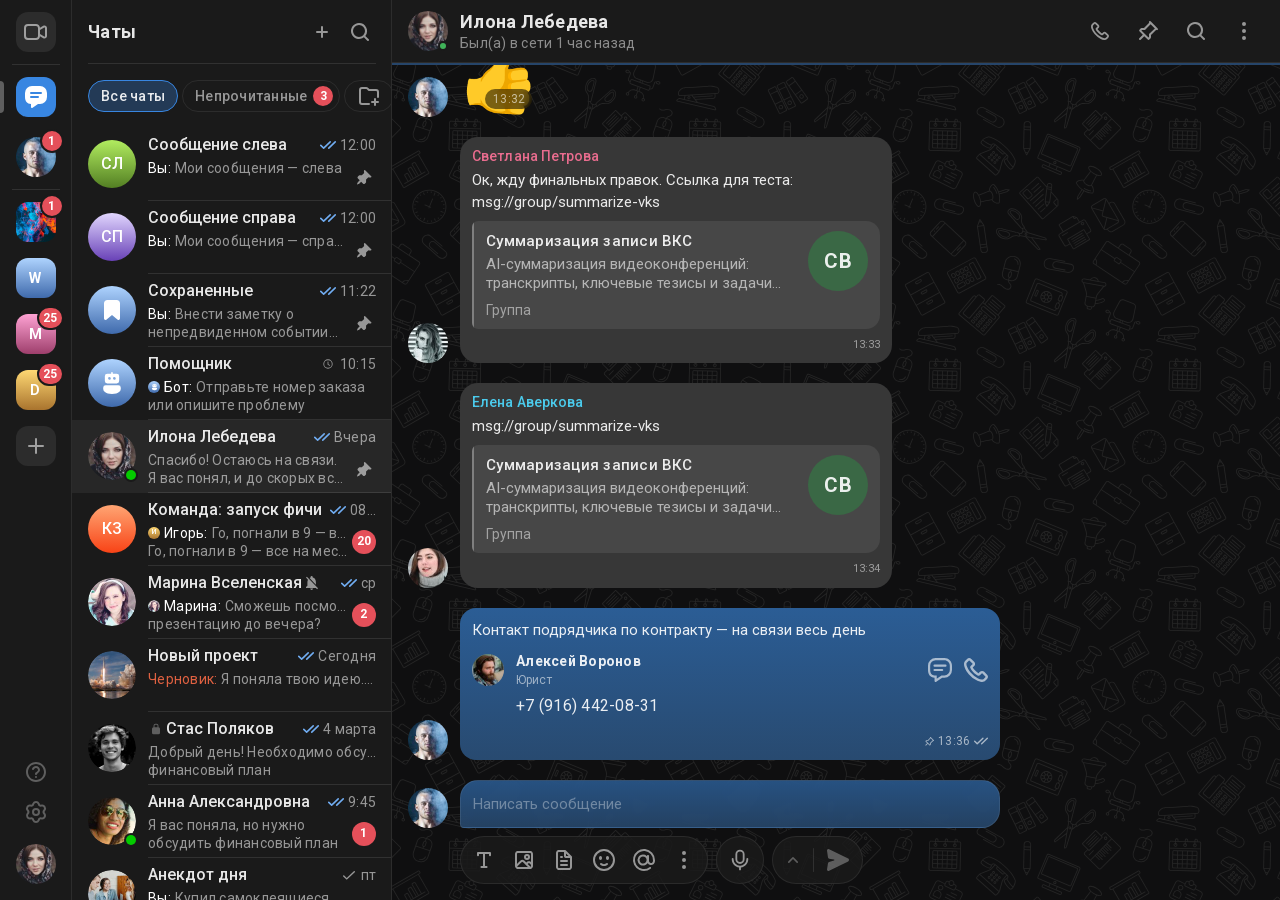
<file: index.html>
<!DOCTYPE html><html lang="en" class="h-full roboto_3543b1c8-module__rECW4a__variable"><head><meta charSet="utf-8"/><meta name="viewport" content="width=device-width, initial-scale=1"/><link rel="preload" href="/_next/static/media/62d4b50592542c9f-s.p.0id408x23fv8q.woff2" as="font" crossorigin="" type="font/woff2"/><link rel="preload" href="/_next/static/media/ce62453a442c7f35-s.p.0333ktddfbsxy.woff2" as="font" crossorigin="" type="font/woff2"/><link rel="preload" as="image" href="/ext/27873ce2ee88.jpg"/><link rel="preload" as="image" href="/ext/2840d65c90cb.jpg"/><link rel="preload" as="image" href="/ext/b03f58781d67.jpg"/><link rel="preload" as="image" href="/ext/28e531534960.jpg"/><link rel="preload" as="image" href="/ext/deac16ef0f76.jpg"/><link rel="preload" as="image" href="/ext/3a2fda4a87ef.jpg"/><link rel="preload" as="image" href="/ext/306ad6366ba7.jpg"/><link rel="preload" as="image" href="/ext/2a2abef47fd6.jpg"/><link rel="preload" as="image" href="/ext/03d6d71693a3.jpg"/><link rel="preload" as="image" href="/ext/f3f8f1836000.jpg"/><link rel="stylesheet" href="/_next/static/chunks/0l-mj.b5789_8.css" data-precedence="next"/><link rel="preload" as="script" fetchPriority="low" href="/_next/static/chunks/11kjahy2ntf0n.js"/><script src="/_next/static/chunks/02i7dfk78~t~2.js" async=""></script><script src="/_next/static/chunks/0p7s21x70w3q6.js" async=""></script><script src="/_next/static/chunks/0n~dq4kpx9xxx.js" async=""></script><script src="/_next/static/chunks/turbopack-0-m7~l41i7hm3.js" async=""></script><script src="/_next/static/chunks/08jiqjjmkmi9~.js" async=""></script><script src="/_next/static/chunks/0d2cuin~qx91s.js" async=""></script><script src="/_next/static/chunks/0mc.xzdwkp~zy.js" async=""></script><script src="/_next/static/chunks/0.xzrjsfuih~o.js" async=""></script><link rel="preload" as="image" href="/ext/b16ebac24998.jpg"/><link rel="preload" as="image" href="/ext/9ec6e1a9eb0d.jpg"/><link rel="preload" as="image" href="/ext/86b06aa91b4f.jpg"/><link rel="preload" as="image" href="/ext/308cb5d70f20.jpg"/><link rel="preload" as="image" href="/ext/2c4d0376b75a.jpg"/><link rel="preload" as="image" href="/ext/7dc62df34b9c.jpg"/><meta name="next-size-adjust" content=""/><title>Web Template</title><meta name="description" content="Web Template"/><link rel="icon" href="/favicon.ico?favicon.0x3dzn~oxb6tn.ico" sizes="256x256" type="image/x-icon"/><script src="/_next/static/chunks/03~yq9q893hmn.js" noModule=""></script><style data-styled="" data-styled-version="6.4.0">.bWtQyx{display:inline-flex;flex-direction:column;padding:6px 8px;border-radius:8px;background:#FFFFFFe5;width:max-content;max-width:250px;}/*!sc*/
.brwOsv{display:inline-flex;flex-direction:column;padding:6px 8px;border-radius:8px;background:#FFFFFFe5;width:max-content;max-width:148px;}/*!sc*/
data-styled.g1[id="TooltipView__ContentBlock-sc-60fdc1f9-0"]{content:"bWtQyx,brwOsv,"}/*!sc*/
.gDwHQP{font-family:Roboto,-apple-system,BlinkMacSystemFont,"Segoe UI",sans-serif;font-size:14px;font-weight:500;line-height:18px;letter-spacing:0.25px;color:#000000e5;white-space:normal;word-break:break-word;overflow-wrap:break-word;display:-webkit-box;-webkit-box-orient:vertical;-webkit-line-clamp:5;overflow:hidden;}/*!sc*/
data-styled.g3[id="TooltipView__LargeText-sc-60fdc1f9-2"]{content:"gDwHQP,"}/*!sc*/
.eSeJFy{display:flex;flex-direction:column;align-items:center;justify-content:space-between;width:72px;height:100%;background:#1A1A1A;border-right:1px solid #FFFFFF14;padding-top:4px;box-sizing:border-box;flex-shrink:0;}/*!sc*/
data-styled.g8[id="SidebarView__Root-sc-8254c3ab-0"]{content:"eSeJFy,"}/*!sc*/
.eMEXpl{display:flex;flex-direction:column;align-items:center;gap:4px;width:100%;}/*!sc*/
data-styled.g9[id="SidebarView__UpperBar-sc-8254c3ab-1"]{content:"eMEXpl,"}/*!sc*/
.bHgzRA{width:48px;height:1px;background:#FFFFFF1a;flex-shrink:0;}/*!sc*/
data-styled.g10[id="SidebarView__Separator-sc-8254c3ab-2"]{content:"bHgzRA,"}/*!sc*/
.hjvITc{position:relative;width:72px;height:56px;display:flex;align-items:center;justify-content:center;flex-shrink:0;}/*!sc*/
data-styled.g11[id="SidebarView__NavSlot-sc-8254c3ab-3"]{content:"hjvITc,"}/*!sc*/
.koeQBJ{position:absolute;left:0;top:50%;transform:translateY(-50%);width:4px;height:32px;border-radius:0 4px 4px 0;background:#FFFFFF4d;}/*!sc*/
data-styled.g12[id="SidebarView__ActiveIndicator-sc-8254c3ab-4"]{content:"koeQBJ,"}/*!sc*/
.fVKSkm{position:relative;width:40px;height:40px;border-radius:12px;border:none;background:#FFFFFF14;color:#FFFFFF8c;display:flex;align-items:center;justify-content:center;cursor:pointer;flex-shrink:0;transition:background 0.1s,color 0.1s;}/*!sc*/
.fVKSkm:focus-visible{outline:2px solid #3886E166;outline-offset:1px;}/*!sc*/
.fVKSkm:hover{background:#FFFFFF26;color:#FFFFFF8c;}/*!sc*/
.fVKSkm:active{background:#FFFFFF26;}/*!sc*/
.fVKSkm svg{width:24px;height:24px;}/*!sc*/
.bbRehm{position:relative;width:40px;height:40px;border-radius:12px;border:none;background:#3886E1;color:#FFFFFF;display:flex;align-items:center;justify-content:center;cursor:pointer;flex-shrink:0;transition:background 0.1s,color 0.1s;}/*!sc*/
.bbRehm:focus-visible{outline:2px solid #3886E166;outline-offset:1px;}/*!sc*/
.bbRehm:hover{background:#2D6DB6;color:#FFFFFF;}/*!sc*/
.bbRehm:active{background:#275E9D;}/*!sc*/
.bbRehm svg{width:24px;height:24px;}/*!sc*/
data-styled.g13[id="SidebarView__IconButton-sc-8254c3ab-5"]{content:"fVKSkm,bbRehm,"}/*!sc*/
.jPqreg{position:absolute;top:-8px;right:-8px;min-width:24px;height:24px;border-radius:20px;background:#E5505A;color:#FFFFFF;border:2px solid #1A1A1A;display:flex;align-items:center;justify-content:center;padding:0 4px;box-sizing:border-box;font-family:Roboto,-apple-system,BlinkMacSystemFont,"Segoe UI",sans-serif;font-size:12px;font-weight:700;line-height:1;letter-spacing:0.15px;pointer-events:none;}/*!sc*/
data-styled.g14[id="SidebarView__CounterBadge-sc-8254c3ab-6"]{content:"jPqreg,"}/*!sc*/
.jcCQZX{position:relative;width:40px;height:40px;border-radius:50%;border:none;background:none;padding:0;cursor:pointer;flex-shrink:0;}/*!sc*/
.jcCQZX:focus-visible{outline:2px solid #3886E166;outline-offset:1px;}/*!sc*/
data-styled.g15[id="SidebarView__AvatarButton-sc-8254c3ab-7"]{content:"jcCQZX,"}/*!sc*/
.kEVhHd{width:100%;height:100%;border-radius:50%;object-fit:cover;display:block;}/*!sc*/
data-styled.g16[id="SidebarView__AvatarImage-sc-8254c3ab-8"]{content:"kEVhHd,"}/*!sc*/
.HqMFW{position:relative;width:40px;height:40px;border-radius:12px;border:none;padding:0;cursor:pointer;flex-shrink:0;background:none;}/*!sc*/
.HqMFW:focus-visible{outline:2px solid #3886E166;outline-offset:1px;}/*!sc*/
data-styled.g17[id="SidebarView__WorkspaceButton-sc-8254c3ab-9"]{content:"HqMFW,"}/*!sc*/
.cQbItL{width:100%;height:100%;border-radius:12px;object-fit:cover;display:block;}/*!sc*/
data-styled.g18[id="SidebarView__WorkspaceImage-sc-8254c3ab-10"]{content:"cQbItL,"}/*!sc*/
.OqkoB{width:100%;height:100%;border-radius:12px;background:linear-gradient(180deg, #AED3FE 0%, #3F6AAC 100%);display:flex;align-items:center;justify-content:center;color:#FFFFFF;font-family:Roboto,-apple-system,BlinkMacSystemFont,"Segoe UI",sans-serif;font-size:14px;font-weight:700;letter-spacing:0.25px;}/*!sc*/
.llPCCi{width:100%;height:100%;border-radius:12px;background:linear-gradient(180deg, #FEA2D3 0%, #9E3F6C 100%);display:flex;align-items:center;justify-content:center;color:#FFFFFF;font-family:Roboto,-apple-system,BlinkMacSystemFont,"Segoe UI",sans-serif;font-size:14px;font-weight:700;letter-spacing:0.25px;}/*!sc*/
.bOqPGK{width:100%;height:100%;border-radius:12px;background:linear-gradient(180deg, #FED873 0%, #A9742E 100%);display:flex;align-items:center;justify-content:center;color:#FFFFFF;font-family:Roboto,-apple-system,BlinkMacSystemFont,"Segoe UI",sans-serif;font-size:14px;font-weight:700;letter-spacing:0.25px;}/*!sc*/
data-styled.g19[id="SidebarView__WorkspaceInitials-sc-8254c3ab-11"]{content:"OqkoB,llPCCi,bOqPGK,"}/*!sc*/
.dAKrTt{width:40px;height:40px;border-radius:12px;border:none;background:#FFFFFF14;color:#FFFFFF8c;display:flex;align-items:center;justify-content:center;cursor:pointer;flex-shrink:0;transition:background 0.1s;}/*!sc*/
.dAKrTt:focus-visible{outline:2px solid #3886E166;outline-offset:1px;}/*!sc*/
.dAKrTt:hover{background:#FFFFFF1a;}/*!sc*/
.dAKrTt svg{width:24px;height:24px;}/*!sc*/
data-styled.g20[id="SidebarView__AddButton-sc-8254c3ab-12"]{content:"dAKrTt,"}/*!sc*/
.fIfThd{display:flex;flex-direction:column;align-items:center;gap:16px;padding:20px 0 16px;width:100%;background:#1A1A1A;}/*!sc*/
data-styled.g21[id="SidebarView__LowerBar-sc-8254c3ab-13"]{content:"fIfThd,"}/*!sc*/
.cxzGts{display:flex;flex-direction:column;gap:8px;align-items:center;}/*!sc*/
data-styled.g22[id="SidebarView__BottomIconGroup-sc-8254c3ab-14"]{content:"cxzGts,"}/*!sc*/
.jWWQfG{width:32px;height:32px;border-radius:10px;border:none;background:none;color:#FFFFFF4d;display:flex;align-items:center;justify-content:center;cursor:pointer;flex-shrink:0;transition:background 0.15s,color 0.15s;padding:4px;box-sizing:border-box;}/*!sc*/
.jWWQfG:focus-visible{outline:2px solid #3886E166;outline-offset:1px;}/*!sc*/
.jWWQfG:hover{background:#FFFFFF0f;color:#FFFFFF8c;}/*!sc*/
.jWWQfG svg{width:24px;height:24px;}/*!sc*/
data-styled.g23[id="SidebarView__BottomIconButton-sc-8254c3ab-15"]{content:"jWWQfG,"}/*!sc*/
.gpPTkM{position:relative;}/*!sc*/
data-styled.g24[id="SidebarView__BottomIconSlot-sc-8254c3ab-16"]{content:"gpPTkM,"}/*!sc*/
.iiRXFz{position:absolute;left:66px;top:50%;transform:translateY(-50%);pointer-events:none;opacity:0;transition:opacity 0.15s;z-index:100;white-space:nowrap;}/*!sc*/
.SidebarView__NavSlot-sc-8254c3ab-3:hover .iiRXFz{opacity:1;}/*!sc*/
data-styled.g25[id="SidebarView__TooltipFloat-sc-8254c3ab-17"]{content:"iiRXFz,"}/*!sc*/
.dGZTWb{white-space:normal;}/*!sc*/
data-styled.g26[id="SidebarView__TooltipFloatWrap-sc-8254c3ab-18"]{content:"dGZTWb,"}/*!sc*/
.jiKzLH{position:absolute;left:calc(100% + 10px);top:50%;transform:translateY(-50%);pointer-events:none;opacity:0;transition:opacity 0.15s;z-index:100;white-space:nowrap;}/*!sc*/
.SidebarView__BottomIconSlot-sc-8254c3ab-16:hover .jiKzLH{opacity:1;}/*!sc*/
data-styled.g27[id="SidebarView__TooltipFloatSmall-sc-8254c3ab-19"]{content:"jiKzLH,"}/*!sc*/
.bRLxrN{position:relative;display:flex;align-items:center;justify-content:center;}/*!sc*/
data-styled.g28[id="SidebarView__AvatarBottomSlot-sc-8254c3ab-20"]{content:"bRLxrN,"}/*!sc*/
.bpkxtJ{position:absolute;left:calc(100% + 10px);top:50%;transform:translateY(-50%);pointer-events:none;opacity:0;transition:opacity 0.15s;z-index:100;white-space:nowrap;}/*!sc*/
.SidebarView__AvatarBottomSlot-sc-8254c3ab-20:hover .bpkxtJ{opacity:1;}/*!sc*/
data-styled.g29[id="SidebarView__TooltipFloatAvatar-sc-8254c3ab-21"]{content:"bpkxtJ,"}/*!sc*/
.dcnqYc{display:flex;flex-direction:column;align-items:center;gap:0;}/*!sc*/
data-styled.g30[id="SidebarView__WorkspaceGroup-sc-8254c3ab-22"]{content:"dcnqYc,"}/*!sc*/
.lcwDoS{display:flex;align-items:center;justify-content:space-between;width:100%;height:63px;padding:0 16px;background:#1A1A1A;border-bottom:1px solid #FFFFFF14;box-sizing:border-box;flex-shrink:0;gap:16px;}/*!sc*/
data-styled.g31[id="HeaderView__Root-sc-371cb0a2-0"]{content:"lcwDoS,"}/*!sc*/
.geWVTt{display:flex;align-items:center;gap:12px;min-width:0;flex:1;}/*!sc*/
data-styled.g32[id="HeaderView__LeftSection-sc-371cb0a2-1"]{content:"geWVTt,"}/*!sc*/
.iQyXJl{position:relative;width:40px;height:40px;flex-shrink:0;border:none;background:none;padding:0;cursor:pointer;border-radius:50%;}/*!sc*/
.iQyXJl:focus-visible{outline:2px solid #3886E166;outline-offset:1px;}/*!sc*/
data-styled.g33[id="HeaderView__AvatarWrapper-sc-371cb0a2-2"]{content:"iQyXJl,"}/*!sc*/
.eIGDEk{width:40px;height:40px;border-radius:50%;object-fit:cover;display:block;}/*!sc*/
data-styled.g34[id="HeaderView__AvatarImg-sc-371cb0a2-3"]{content:"eIGDEk,"}/*!sc*/
.bgXeff{position:absolute;bottom:0;right:0;width:10px;height:10px;border-radius:50%;background:#40B259;border:2px solid #1A1A1A;box-sizing:border-box;}/*!sc*/
data-styled.g38[id="HeaderView__OnlineDot-sc-371cb0a2-7"]{content:"bgXeff,"}/*!sc*/
.bZfgJk{display:flex;flex-direction:column;justify-content:center;min-width:0;cursor:pointer;}/*!sc*/
data-styled.g40[id="HeaderView__TextBlock-sc-371cb0a2-9"]{content:"bZfgJk,"}/*!sc*/
.ijDhSw{font-size:18px;font-weight:700;line-height:24px;letter-spacing:0.25px;font-family:Roboto,-apple-system,BlinkMacSystemFont,"Segoe UI",sans-serif;color:#FFFFFFe5;white-space:nowrap;overflow:hidden;text-overflow:ellipsis;}/*!sc*/
data-styled.g41[id="HeaderView__NameText-sc-371cb0a2-10"]{content:"ijDhSw,"}/*!sc*/
.hDkIji{font-size:14px;font-weight:400;line-height:18px;letter-spacing:0.25px;font-family:Roboto,-apple-system,BlinkMacSystemFont,"Segoe UI",sans-serif;color:#FFFFFF80;white-space:nowrap;overflow:hidden;text-overflow:ellipsis;}/*!sc*/
data-styled.g42[id="HeaderView__StatusText-sc-371cb0a2-11"]{content:"hDkIji,"}/*!sc*/
.hbZBgz{display:flex;align-items:center;gap:8px;flex-shrink:0;}/*!sc*/
data-styled.g47[id="HeaderView__RightSection-sc-371cb0a2-15"]{content:"hbZBgz,"}/*!sc*/
.iySSMy{display:flex;align-items:center;justify-content:center;width:40px;height:40px;border-radius:50%;border:none;background:transparent;cursor:pointer;color:#FFFFFF8c;transition:background 0.15s ease;padding:0;flex-shrink:0;}/*!sc*/
.iySSMy:hover{background:#FFFFFF14;}/*!sc*/
.iySSMy:active{background:#FFFFFF26;}/*!sc*/
.iySSMy svg{width:24px;height:24px;flex-shrink:0;}/*!sc*/
.iySSMy:focus-visible{outline:2px solid #3886E166;outline-offset:1px;}/*!sc*/
data-styled.g48[id="HeaderView__IconButton-sc-371cb0a2-16"]{content:"iySSMy,"}/*!sc*/
.juTVIx{display:flex;flex-direction:column;background:#1A1A1A;border-left:1px solid #FFFFFF14;width:319px;min-height:100%;padding:24px 0;gap:24px;position:relative;box-sizing:border-box;}/*!sc*/
data-styled.g52[id="ProfileView__Root-sc-1d1e734a-1"]{content:"juTVIx,"}/*!sc*/
.hxEfBA{position:absolute;top:8px;left:8px;width:40px;height:40px;border-radius:50%;border:none;background:none;padding:0;cursor:pointer;display:flex;align-items:center;justify-content:center;color:#FFFFFF8c;transition:background 0.15s ease;}/*!sc*/
.hxEfBA:hover{background:#FFFFFF0f;}/*!sc*/
.hxEfBA svg{width:24px;height:24px;}/*!sc*/
data-styled.g53[id="ProfileView__CloseButton-sc-1d1e734a-2"]{content:"hxEfBA,"}/*!sc*/
.kcIeIC{display:flex;flex-direction:column;align-items:center;gap:16px;padding:0 16px;}/*!sc*/
data-styled.g54[id="ProfileView__ProfileGroup-sc-1d1e734a-3"]{content:"kcIeIC,"}/*!sc*/
.hwFvrr{width:128px;height:128px;border-radius:50%;overflow:hidden;flex-shrink:0;}/*!sc*/
data-styled.g55[id="ProfileView__AvatarWrap-sc-1d1e734a-4"]{content:"hwFvrr,"}/*!sc*/
.jqCcKu{width:100%;height:100%;object-fit:cover;border-radius:50%;display:block;}/*!sc*/
data-styled.g57[id="ProfileView__AvatarImg-sc-1d1e734a-6"]{content:"jqCcKu,"}/*!sc*/
.eNlxuQ{display:flex;flex-direction:column;gap:4px;align-items:center;width:100%;text-align:center;}/*!sc*/
data-styled.g63[id="ProfileView__NameGroup-sc-1d1e734a-12"]{content:"eNlxuQ,"}/*!sc*/
.kWXJGQ{font-size:24px;font-weight:500;line-height:28px;letter-spacing:0px;color:#FFFFFFe5;overflow:hidden;text-overflow:ellipsis;white-space:nowrap;width:100%;}/*!sc*/
data-styled.g64[id="ProfileView__Name-sc-1d1e734a-13"]{content:"kWXJGQ,"}/*!sc*/
.cAJGcw{font-size:14px;font-weight:400;line-height:18px;letter-spacing:0.25px;color:#FFFFFF80;overflow:hidden;text-overflow:ellipsis;white-space:nowrap;width:100%;}/*!sc*/
data-styled.g65[id="ProfileView__Role-sc-1d1e734a-14"]{content:"cAJGcw,"}/*!sc*/
.dQbvMA{display:flex;gap:8px;align-items:center;justify-content:center;padding:0 16px;}/*!sc*/
data-styled.g66[id="ProfileView__ButtonSlot-sc-1d1e734a-15"]{content:"dQbvMA,"}/*!sc*/
.ivqIHV{display:flex;align-items:center;justify-content:center;gap:8px;height:48px;padding:0 16px;border:none;border-radius:1000px;background:#FFFFFF0f;color:#FFFFFFe5;cursor:pointer;flex-shrink:0;font-family:Roboto,-apple-system,BlinkMacSystemFont,"Segoe UI",sans-serif;font-size:16px;font-weight:500;letter-spacing:0.25px;white-space:nowrap;transition:opacity 0.15s;}/*!sc*/
.ivqIHV:hover{opacity:0.85;}/*!sc*/
.ivqIHV svg{width:24px;height:24px;flex-shrink:0;}/*!sc*/
data-styled.g67[id="ProfileView__PrimaryButton-sc-1d1e734a-16"]{content:"ivqIHV,"}/*!sc*/
.khYQVA{display:flex;align-items:center;justify-content:center;width:48px;height:48px;border:none;border-radius:1000px;background:#FFFFFF0f;color:#FFFFFFe5;cursor:pointer;flex-shrink:0;transition:opacity 0.15s;}/*!sc*/
.khYQVA:hover{opacity:0.85;}/*!sc*/
.khYQVA svg{width:24px;height:24px;}/*!sc*/
data-styled.g69[id="ProfileView__IconOnlyButton-sc-1d1e734a-18"]{content:"khYQVA,"}/*!sc*/
.cmxgoS{display:flex;flex-direction:column;width:100%;}/*!sc*/
data-styled.g70[id="ProfileView__InfoSection-sc-1d1e734a-19"]{content:"cmxgoS,"}/*!sc*/
.dPOVFb{font-size:12px;font-weight:500;line-height:16px;letter-spacing:0px;color:#FFFFFF80;padding:10px 16px;height:32px;box-sizing:border-box;overflow:hidden;text-overflow:ellipsis;white-space:nowrap;}/*!sc*/
data-styled.g71[id="ProfileView__SectionLabel-sc-1d1e734a-20"]{content:"dPOVFb,"}/*!sc*/
.iYZqTo{display:flex;align-items:center;gap:12px;height:48px;padding:0 16px;border:none;background:none;cursor:pointer;width:100%;text-align:left;transition:background 0.1s;color:#FFFFFFe5;}/*!sc*/
.iYZqTo:hover{background:#FFFFFF0f;}/*!sc*/
data-styled.g72[id="ProfileView__ListItem-sc-1d1e734a-21"]{content:"iYZqTo,"}/*!sc*/
.blxNsJ{display:flex;align-items:center;justify-content:center;width:24px;height:24px;flex-shrink:0;color:#FFFFFF8c;}/*!sc*/
.blxNsJ svg{width:24px;height:24px;}/*!sc*/
.cLUhAW{display:flex;align-items:center;justify-content:center;width:24px;height:24px;flex-shrink:0;color:#FFFFFF80;}/*!sc*/
.cLUhAW svg{width:24px;height:24px;}/*!sc*/
data-styled.g73[id="ProfileView__ListIcon-sc-1d1e734a-22"]{content:"blxNsJ,cLUhAW,"}/*!sc*/
.eKrYdG{font-size:14px;font-weight:500;line-height:18px;letter-spacing:0.25px;color:#FFFFFFe5;flex:1;overflow:hidden;text-overflow:ellipsis;white-space:nowrap;}/*!sc*/
.gOiRhi{font-size:14px;font-weight:500;line-height:18px;letter-spacing:0.25px;color:#FFFFFF80;flex:1;overflow:hidden;text-overflow:ellipsis;white-space:nowrap;}/*!sc*/
data-styled.g74[id="ProfileView__ListText-sc-1d1e734a-23"]{content:"eKrYdG,gOiRhi,"}/*!sc*/
.gPaYgq{height:1px;background:#FFFFFF14;margin:0 16px;}/*!sc*/
data-styled.g76[id="ProfileView__Separator-sc-1d1e734a-25"]{content:"gPaYgq,"}/*!sc*/
.gePRRk{display:flex;flex-direction:column;gap:8px;width:100%;flex:1;}/*!sc*/
data-styled.g77[id="ProfileView__GroupItems-sc-1d1e734a-26"]{content:"gePRRk,"}/*!sc*/
.duUiei{display:flex;flex-direction:column;width:100%;}/*!sc*/
data-styled.g78[id="ProfileView__GroupSection-sc-1d1e734a-27"]{content:"duUiei,"}/*!sc*/
.cummiS{display:grid;grid-template-rows:0fr;transition:grid-template-rows 0.4s cubic-bezier(0.4, 0, 0.2, 1);}/*!sc*/
data-styled.g79[id="ProfileView__ExtraContactsGrid-sc-1d1e734a-28"]{content:"cummiS,"}/*!sc*/
.zDzXV{overflow:hidden;display:flex;flex-direction:column;}/*!sc*/
data-styled.g80[id="ProfileView__ExtraContactsInner-sc-1d1e734a-29"]{content:"zDzXV,"}/*!sc*/
.iqKvYW{opacity:0;transition:opacity 0.4s cubic-bezier(0.4, 0, 0.2, 1) 0ms;}/*!sc*/
data-styled.g81[id="ProfileView__ExtraContactItem-sc-1d1e734a-30"]{content:"iqKvYW,"}/*!sc*/
.dsWFYA{position:relative;width:48px;height:48px;flex-shrink:0;}/*!sc*/
.jtHOEA{position:relative;width:12px;height:12px;flex-shrink:0;}/*!sc*/
data-styled.g84[id="AvatarView__Container-sc-3c70b531-0"]{content:"dsWFYA,jtHOEA,"}/*!sc*/
.ibDzYL{width:48px;height:48px;border-radius:50%;overflow:hidden;background:linear-gradient(180deg, #B1EC5F 0%, #537F23 100%);display:flex;align-items:center;justify-content:center;}/*!sc*/
.cjleLY{width:48px;height:48px;border-radius:50%;overflow:hidden;background:linear-gradient(180deg, #E1D6FE 0%, #6841B7 100%);display:flex;align-items:center;justify-content:center;}/*!sc*/
.etqtYL{width:48px;height:48px;border-radius:50%;overflow:hidden;background:linear-gradient(180deg, #AED3FE 0%, #3F6AAC 100%);display:flex;align-items:center;justify-content:center;}/*!sc*/
.rqvCI{width:48px;height:48px;border-radius:50%;overflow:hidden;background:transparent;display:flex;align-items:center;justify-content:center;}/*!sc*/
.cnldqt{width:48px;height:48px;border-radius:50%;overflow:hidden;background:linear-gradient(180deg, #FFA573 0%, #F84316 100%);display:flex;align-items:center;justify-content:center;}/*!sc*/
.jsWdRo{width:12px;height:12px;border-radius:50%;overflow:hidden;background:linear-gradient(180deg, #FED873 0%, #A9742E 100%);display:flex;align-items:center;justify-content:center;}/*!sc*/
.bMrtWY{width:12px;height:12px;border-radius:50%;overflow:hidden;background:transparent;display:flex;align-items:center;justify-content:center;}/*!sc*/
.kfqRXw{width:48px;height:48px;border-radius:50%;overflow:hidden;background:linear-gradient(180deg, #FED873 0%, #A9742E 100%);display:flex;align-items:center;justify-content:center;}/*!sc*/
data-styled.g85[id="AvatarView__Circle-sc-3c70b531-1"]{content:"ibDzYL,cjleLY,etqtYL,rqvCI,cnldqt,jsWdRo,bMrtWY,kfqRXw,"}/*!sc*/
.dfxgFa{width:48px;height:48px;border-radius:50%;object-fit:cover;display:block;}/*!sc*/
.eiYoby{width:12px;height:12px;border-radius:50%;object-fit:cover;display:block;}/*!sc*/
data-styled.g86[id="AvatarView__AvatarImage-sc-3c70b531-2"]{content:"dfxgFa,eiYoby,"}/*!sc*/
.kDhLIK{font-family:Roboto,-apple-system,BlinkMacSystemFont,"Segoe UI",sans-serif;font-size:16px;font-weight:500;letter-spacing:0.25px;color:#FFFFFF;line-height:1;user-select:none;}/*!sc*/
.dYwDKL{font-family:Roboto,-apple-system,BlinkMacSystemFont,"Segoe UI",sans-serif;font-size:7px;font-weight:500;letter-spacing:0px;color:#FFFFFF;line-height:1;user-select:none;}/*!sc*/
data-styled.g87[id="AvatarView__InitialsText-sc-3c70b531-3"]{content:"kDhLIK,dYwDKL,"}/*!sc*/
.hjhZvN{width:24px;height:24px;color:#FFFFFF;}/*!sc*/
.hjhZvN svg{width:24px;height:24px;display:block;}/*!sc*/
data-styled.g88[id="AvatarView__IconWrapper-sc-3c70b531-4"]{content:"hjhZvN,"}/*!sc*/
.JCxEN{position:absolute;bottom:0px;right:0px;width:10px;height:10px;border-radius:50%;background:#04CB00;box-shadow:0 0 0 2px #1A1A1A;}/*!sc*/
data-styled.g89[id="AvatarView__OnlineBadge-sc-3c70b531-5"]{content:"JCxEN,"}/*!sc*/
.dfExjM{width:320px;background:#1A1A1A;display:flex;flex-direction:column;overflow:hidden;}/*!sc*/
data-styled.g102[id="ChatListView__Root-sc-5761a839-0"]{content:"dfExjM,"}/*!sc*/
.ebhGcc{height:64px;padding:20px 16px 0;background:#1A1A1A;flex-shrink:0;}/*!sc*/
data-styled.g103[id="ChatListView__Header-sc-5761a839-1"]{content:"ebhGcc,"}/*!sc*/
.cWwDcG{display:flex;align-items:center;justify-content:space-between;height:24px;}/*!sc*/
data-styled.g104[id="ChatListView__HeaderRow-sc-5761a839-2"]{content:"cWwDcG,"}/*!sc*/
.iJcpOC{font-size:18px;font-weight:700;line-height:24px;letter-spacing:0.25px;color:#FFFFFFe5;}/*!sc*/
data-styled.g105[id="ChatListView__HeaderTitle-sc-5761a839-3"]{content:"iJcpOC,"}/*!sc*/
.jlMyXI{width:32px;height:32px;display:flex;align-items:center;justify-content:center;background:none;border:none;padding:0;cursor:pointer;flex-shrink:0;overflow:hidden;}/*!sc*/
data-styled.g106[id="ChatListView__IconButton-sc-5761a839-4"]{content:"jlMyXI,"}/*!sc*/
.cCsKvx{height:1px;background:#FFFFFF1a;margin-top:19px;}/*!sc*/
data-styled.g107[id="ChatListView__Divider-sc-5761a839-5"]{content:"cCsKvx,"}/*!sc*/
.loEUDu{display:flex;flex-direction:column;overflow:hidden;}/*!sc*/
data-styled.g115[id="ChatListView__ItemsList-sc-5761a839-13"]{content:"loEUDu,"}/*!sc*/
.iCOIXw{display:flex;flex-direction:column;flex-shrink:0;background:#1A1A1A;cursor:pointer;transition:background 0.15s ease;}/*!sc*/
.iCOIXw:hover{background:#FFFFFF0f;}/*!sc*/
.jrlyim{display:flex;flex-direction:column;flex-shrink:0;background:#FFFFFF0f;cursor:pointer;transition:background 0.15s ease;}/*!sc*/
.jrlyim:hover{background:#FFFFFF0f;}/*!sc*/
data-styled.g116[id="ChatListView__ItemRoot-sc-5761a839-14"]{content:"iCOIXw,jrlyim,"}/*!sc*/
.jMRjpc{display:flex;align-items:center;gap:12px;padding:0 16px;height:68px;}/*!sc*/
data-styled.g117[id="ChatListView__ItemContent-sc-5761a839-15"]{content:"jMRjpc,"}/*!sc*/
.jEzWKp{flex:1;min-width:0;display:flex;flex-direction:column;gap:2px;}/*!sc*/
data-styled.g118[id="ChatListView__Center-sc-5761a839-16"]{content:"jEzWKp,"}/*!sc*/
.mPURX{display:flex;align-items:center;gap:8px;}/*!sc*/
data-styled.g119[id="ChatListView__TopRow-sc-5761a839-17"]{content:"mPURX,"}/*!sc*/
.fUVYrB{display:flex;align-items:center;gap:2px;flex-shrink:0;min-width:0;}/*!sc*/
data-styled.g120[id="ChatListView__NameGroup-sc-5761a839-18"]{content:"fUVYrB,"}/*!sc*/
.dRDIZE{font-size:14px;font-weight:500;line-height:18px;letter-spacing:0.1px;color:#FFFFFFe5;overflow:hidden;text-overflow:ellipsis;white-space:nowrap;}/*!sc*/
data-styled.g121[id="ChatListView__NameText-sc-5761a839-19"]{content:"dRDIZE,"}/*!sc*/
.jGkbdH{flex:1;min-width:0;display:flex;align-items:center;justify-content:flex-end;gap:4px;}/*!sc*/
data-styled.g122[id="ChatListView__TimeGroup-sc-5761a839-20"]{content:"jGkbdH,"}/*!sc*/
.dhgGVV{font-size:13px;font-weight:400;line-height:18px;letter-spacing:0.15px;color:#FFFFFF8c;overflow:hidden;text-overflow:ellipsis;white-space:nowrap;}/*!sc*/
data-styled.g123[id="ChatListView__TimeText-sc-5761a839-21"]{content:"dhgGVV,"}/*!sc*/
.iRZjxc{display:flex;align-items:center;gap:4px;height:32px;}/*!sc*/
data-styled.g124[id="ChatListView__BottomRow-sc-5761a839-22"]{content:"iRZjxc,"}/*!sc*/
.iExxTD{position:relative;width:24px;height:24px;flex-shrink:0;display:flex;align-items:center;justify-content:center;}/*!sc*/
data-styled.g125[id="ChatListView__TrailingSlot-sc-5761a839-23"]{content:"iExxTD,"}/*!sc*/
.ibAFao{position:absolute;inset:0;display:flex;align-items:center;justify-content:center;}/*!sc*/
data-styled.g126[id="ChatListView__CounterOverlay-sc-5761a839-24"]{content:"ibAFao,"}/*!sc*/
.gnvsKa{flex:1;min-width:0;display:flex;flex-direction:column;height:32px;overflow:hidden;}/*!sc*/
data-styled.g127[id="ChatListView__PreviewBlock-sc-5761a839-25"]{content:"gnvsKa,"}/*!sc*/
.ikuDJZ{font-size:13px;font-weight:400;line-height:16px;letter-spacing:0.14px;color:#FFFFFF8c;overflow:hidden;text-overflow:ellipsis;white-space:nowrap;}/*!sc*/
data-styled.g128[id="ChatListView__PreviewLine-sc-5761a839-26"]{content:"ikuDJZ,"}/*!sc*/
.hvJlnK{display:flex;align-items:center;gap:4px;flex-shrink:0;}/*!sc*/
data-styled.g129[id="ChatListView__ReplierRow-sc-5761a839-27"]{content:"hvJlnK,"}/*!sc*/
.bZFTnK{font-size:13px;font-weight:400;line-height:16px;letter-spacing:0.14px;color:#FFFFFF;overflow:hidden;text-overflow:ellipsis;white-space:nowrap;flex-shrink:0;}/*!sc*/
data-styled.g130[id="ChatListView__ReplierName-sc-5761a839-28"]{content:"bZFTnK,"}/*!sc*/
.cPsQjm{font-size:13px;font-weight:400;line-height:16px;letter-spacing:0.14px;color:#E06141;flex-shrink:0;}/*!sc*/
data-styled.g131[id="ChatListView__DraftLabel-sc-5761a839-29"]{content:"cPsQjm,"}/*!sc*/
.kbupVg{min-width:24px;height:24px;border-radius:20px;background:#E5505A;display:flex;align-items:center;justify-content:center;padding:4px 4px;flex-shrink:0;box-sizing:border-box;}/*!sc*/
data-styled.g132[id="ChatListView__Counter-sc-5761a839-30"]{content:"kbupVg,"}/*!sc*/
.bOvirr{font-size:12px;font-weight:700;line-height:16.8px;letter-spacing:0.15px;color:#FFFFFF;}/*!sc*/
data-styled.g133[id="ChatListView__CounterText-sc-5761a839-31"]{content:"bOvirr,"}/*!sc*/
.ePaNSq{height:1px;background:#FFFFFF1a;margin-left:68px;}/*!sc*/
data-styled.g134[id="ChatListView__ItemSeparator-sc-5761a839-32"]{content:"ePaNSq,"}/*!sc*/
.cwyAaP{width:48px;height:48px;border-radius:50%;background:linear-gradient(180deg, #AED3FE 0%, #3F6AAC 100%);display:flex;align-items:center;justify-content:center;flex-shrink:0;color:#FFFFFF;}/*!sc*/
.cwyAaP>svg{width:24px;height:30px;}/*!sc*/
data-styled.g135[id="ChatListView__BotAvatar-sc-5761a839-33"]{content:"cwyAaP,"}/*!sc*/
.ghDRJB{width:12px;height:12px;border-radius:50%;background:linear-gradient(180deg, #AED3FE 0%, #3F6AAC 100%);display:flex;align-items:center;justify-content:center;flex-shrink:0;color:#FFFFFF;}/*!sc*/
.ghDRJB>svg{width:7px;height:8px;}/*!sc*/
data-styled.g136[id="ChatListView__BotAvatarMini-sc-5761a839-34"]{content:"ghDRJB,"}/*!sc*/
.iiqniE{width:16px;height:16px;flex-shrink:0;display:flex;align-items:center;justify-content:center;overflow:hidden;}/*!sc*/
.iiqniE>svg{width:100%;height:100%;display:block;}/*!sc*/
data-styled.g137[id="ChatListView__IconBox16-sc-5761a839-35"]{content:"iiqniE,"}/*!sc*/
.bNTBZH{width:24px;height:24px;flex-shrink:0;display:flex;align-items:center;justify-content:center;overflow:hidden;}/*!sc*/
.bNTBZH>svg{width:100%;height:100%;display:block;}/*!sc*/
data-styled.g138[id="ChatListView__IconBox24-sc-5761a839-36"]{content:"bNTBZH,"}/*!sc*/
.hThBms{display:flex;align-items:center;gap:12px;flex:1;min-width:0;}/*!sc*/
.hThBms .ChatListView__HeaderTitle-sc-5761a839-3{flex:1;min-width:0;overflow:hidden;text-overflow:ellipsis;white-space:nowrap;}/*!sc*/
data-styled.g139[id="ChatListView__TangoHeaderTitleRow-sc-5761a839-37"]{content:"hThBms,"}/*!sc*/
.dlCDFo{display:flex;align-items:center;gap:6px;flex-shrink:0;}/*!sc*/
data-styled.g140[id="ChatListView__TangoHeaderActions-sc-5761a839-38"]{content:"dlCDFo,"}/*!sc*/
.bkeufS{display:flex;align-items:center;gap:4px;padding:16px 0 16px 16px;flex-shrink:0;overflow-x:auto;scrollbar-width:none;}/*!sc*/
.bkeufS::-webkit-scrollbar{display:none;}/*!sc*/
data-styled.g141[id="ChatListView__FolderBar-sc-5761a839-39"]{content:"bkeufS,"}/*!sc*/
.hhbBOh{font-size:14px;font-weight:500;line-height:18px;letter-spacing:0.25px;height:32px;display:flex;align-items:center;gap:4px;padding:4px 12px;border-radius:20px;border:1px solid #3886E1;background:#3886E14D;color:#FFFFFFe5;white-space:nowrap;flex-shrink:0;cursor:pointer;box-sizing:border-box;}/*!sc*/
.hhbBOh svg{width:24px;height:24px;display:block;}/*!sc*/
.juYspa{font-size:14px;font-weight:500;line-height:18px;letter-spacing:0.25px;height:32px;display:flex;align-items:center;gap:4px;padding:4px 4px 4px 12px;border-radius:20px;border:1px solid #FFFFFF14;background:transparent;color:#FFFFFF8c;white-space:nowrap;flex-shrink:0;cursor:pointer;box-sizing:border-box;}/*!sc*/
.juYspa svg{width:24px;height:24px;display:block;}/*!sc*/
.gRhRdG{font-size:14px;font-weight:500;line-height:18px;letter-spacing:0.25px;height:32px;display:flex;align-items:center;gap:4px;padding:4px 12px;border-radius:20px;border:1px solid #FFFFFF14;background:transparent;color:#FFFFFF8c;white-space:nowrap;flex-shrink:0;cursor:pointer;box-sizing:border-box;}/*!sc*/
.gRhRdG svg{width:24px;height:24px;display:block;}/*!sc*/
data-styled.g142[id="ChatListView__FolderTab-sc-5761a839-40"]{content:"hhbBOh,juYspa,gRhRdG,"}/*!sc*/
.cxeslQ{font-size:12px;font-weight:700;line-height:16.8px;letter-spacing:0.15px;min-width:24px;height:24px;padding:0 2px;box-sizing:border-box;border-radius:20px;border:2px solid #1A1A1A;background:#E5505A;color:#FFFFFF;display:flex;align-items:center;justify-content:center;}/*!sc*/
data-styled.g143[id="ChatListView__FolderCounter-sc-5761a839-41"]{content:"cxeslQ,"}/*!sc*/
.bJnruH{display:contents;}/*!sc*/
.bJnruH[data-tango] .ChatListView__ItemContent-sc-5761a839-15{height:72px;}/*!sc*/
.bJnruH[data-tango] .ChatListView__Center-sc-5761a839-16{gap:3px;}/*!sc*/
.bJnruH[data-tango] .ChatListView__NameText-sc-5761a839-19{font-size:16px;line-height:22px;letter-spacing:0;}/*!sc*/
.bJnruH[data-tango] .ChatListView__TimeText-sc-5761a839-21{font-size:14px;line-height:18px;letter-spacing:0.25px;}/*!sc*/
.bJnruH[data-tango] .ChatListView__BottomRow-sc-5761a839-22,.bJnruH[data-tango] .ChatListView__PreviewBlock-sc-5761a839-25{height:36px;}/*!sc*/
.bJnruH[data-tango] .ChatListView__PreviewLine-sc-5761a839-26,.bJnruH[data-tango] .ChatListView__ReplierName-sc-5761a839-28,.bJnruH[data-tango] .ChatListView__DraftLabel-sc-5761a839-29{font-size:14px;line-height:18px;letter-spacing:0.25px;}/*!sc*/
.bJnruH[data-tango] .ChatListView__ItemSeparator-sc-5761a839-32{margin-left:76px;}/*!sc*/
data-styled.g144[id="ChatListView__TangoScope-sc-5761a839-42"]{content:"bJnruH,"}/*!sc*/
.hPeGnn{border-radius:16px;overflow:hidden;display:flex;flex-direction:column;background:linear-gradient(180deg, #2B5D95 0%, #284A70 100%);width:fit-content;max-width:540px;min-width:60px;}/*!sc*/
.cqqeTP{border-radius:16px 16px 16px 4px;overflow:hidden;display:flex;flex-direction:column;background:linear-gradient(180deg, #2B5D95 0%, #284A70 100%);width:fit-content;max-width:540px;min-width:60px;}/*!sc*/
.hwSyBr{border-radius:4px 16px 16px 16px;overflow:hidden;display:flex;flex-direction:column;background:linear-gradient(180deg, #2B5D95 0%, #284A70 100%);width:fit-content;max-width:540px;min-width:60px;}/*!sc*/
.cWhzTQ{border-radius:16px;overflow:hidden;display:flex;flex-direction:column;background:linear-gradient(180deg, #2B5D95 0%, #284A70 100%);width:540px;}/*!sc*/
data-styled.g242[id="SidebarWrapper__RBCanvas-sc-1f9c03b-0"]{content:"hPeGnn,cqqeTP,hwSyBr,cWhzTQ,"}/*!sc*/
.dMLIBu{position:absolute;bottom:8px;right:8px;display:flex;align-items:center;gap:3px;background:rgba(0, 0, 0, 0.52);border-radius:12px;padding:3px 7px 3px 8px;backdrop-filter:blur(4px);pointer-events:none;}/*!sc*/
data-styled.g244[id="SidebarWrapper__RBImageTimeOverlay-sc-1f9c03b-2"]{content:"dMLIBu,"}/*!sc*/
.kbFasR{padding:12px 12px;display:flex;flex-direction:column;gap:8px;}/*!sc*/
data-styled.g247[id="SidebarWrapper__RBBody-sc-1f9c03b-5"]{content:"kbFasR,"}/*!sc*/
.czeGmt{padding:12px 12px;position:relative;}/*!sc*/
data-styled.g248[id="SidebarWrapper__RBBodyInlineTime-sc-1f9c03b-6"]{content:"czeGmt,"}/*!sc*/
.bVePvZ{position:absolute;bottom:8px;right:12px;display:flex;align-items:center;gap:3px;pointer-events:none;}/*!sc*/
data-styled.g250[id="SidebarWrapper__RBTimeAbs-sc-1f9c03b-8"]{content:"bVePvZ,"}/*!sc*/
.bGgrhi{font-family:var(--font-roboto),-apple-system,BlinkMacSystemFont,'Segoe UI',sans-serif;font-size:15px;line-height:20px;color:rgba(255,255,255,0.9);word-break:break-word;}/*!sc*/
.bGgrhi p{margin:0;}/*!sc*/
.bGgrhi p+p{margin-top:4px;}/*!sc*/
.bGgrhi strong{font-weight:700;}/*!sc*/
.bGgrhi em{font-style:italic;}/*!sc*/
.bGgrhi s{text-decoration:line-through;}/*!sc*/
.bGgrhi a{color:rgba(255,255,255,0.75);text-decoration:underline;}/*!sc*/
.bGgrhi code{font-family:'Roboto Mono',monospace;font-size:13px;background:rgba(255,255,255,0.1);border-radius:4px;padding:1px 5px;}/*!sc*/
.bGgrhi blockquote{border-left:3px solid rgba(255,255,255,0.35);margin:4px 0;padding-left:10px;}/*!sc*/
.bGgrhi ul,.bGgrhi ol{padding-left:20px;margin:4px 0;}/*!sc*/
data-styled.g251[id="SidebarWrapper__RBText-sc-1f9c03b-9"]{content:"bGgrhi,"}/*!sc*/
.bcvoYF{display:flex;align-items:center;justify-content:flex-end;gap:4px;margin-top:2px;}/*!sc*/
data-styled.g288[id="SidebarWrapper__RBTimeRow-sc-1f9c03b-45"]{content:"bcvoYF,"}/*!sc*/
.jGncTe{font-family:var(--font-roboto),-apple-system,BlinkMacSystemFont,'Segoe UI',sans-serif;font-size:12px;line-height:14px;letter-spacing:0.14px;color:rgba(255,255,255,0.6);font-weight:400;white-space:nowrap;}/*!sc*/
data-styled.g289[id="SidebarWrapper__RBTimeText-sc-1f9c03b-46"]{content:"jGncTe,"}/*!sc*/
.bxlPbA{display:inline-flex;vertical-align:middle;margin-right:3px;color:rgba(255,255,255,0.55);}/*!sc*/
.bxlPbA svg{width:11px;height:11px;display:block;}/*!sc*/
data-styled.g290[id="SidebarWrapper__PinBadgeIcon-sc-1f9c03b-47"]{content:"bxlPbA,"}/*!sc*/
.kOSGRc{display:flex;align-items:center;color:rgba(255,255,255,0.6);}/*!sc*/
.kOSGRc svg{width:14px;height:14px;}/*!sc*/
data-styled.g291[id="SidebarWrapper__RBReadBadge-sc-1f9c03b-48"]{content:"kOSGRc,"}/*!sc*/
.hRfrOh{display:flex;gap:6px;font-size:64px;line-height:1.15;}/*!sc*/
data-styled.g293[id="SidebarWrapper__JumboEmojiRowStandalone-sc-1f9c03b-50"]{content:"hRfrOh,"}/*!sc*/
.dyTkca{display:flex;justify-content:flex-start;}/*!sc*/
data-styled.g296[id="SidebarWrapper__IncomingBubbleWrap-sc-1f9c03b-53"]{content:"dyTkca,"}/*!sc*/
.jYMhOa{display:flex;align-items:flex-end;gap:var(--av-gap, 12px);max-width:calc(72% + 40px + var(--av-gap, 12px));}/*!sc*/
data-styled.g297[id="SidebarWrapper__MirrorRow-sc-1f9c03b-54"]{content:"jYMhOa,"}/*!sc*/
.iAVcBO{width:40px;height:40px;flex-shrink:0;}/*!sc*/
data-styled.g298[id="SidebarWrapper__MirrorAvatarSlot-sc-1f9c03b-55"]{content:"iAVcBO,"}/*!sc*/
.kewpSH{width:40px;height:40px;border-radius:50%;object-fit:cover;display:block;}/*!sc*/
data-styled.g299[id="SidebarWrapper__MirrorAvatarImg-sc-1f9c03b-56"]{content:"kewpSH,"}/*!sc*/
.dvmjuJ{display:flex;align-items:flex-end;gap:var(--av-gap, 12px);max-width:72%;}/*!sc*/
data-styled.g300[id="SidebarWrapper__IncomingRow-sc-1f9c03b-57"]{content:"dvmjuJ,"}/*!sc*/
.gOBCoE{width:40px;height:40px;flex-shrink:0;}/*!sc*/
data-styled.g301[id="SidebarWrapper__IncomingAvatarSlot-sc-1f9c03b-58"]{content:"gOBCoE,"}/*!sc*/
.eGSfeB{width:40px;height:40px;border-radius:50%;object-fit:cover;display:block;}/*!sc*/
data-styled.g302[id="SidebarWrapper__IncomingAvatarImg-sc-1f9c03b-59"]{content:"eGSfeB,"}/*!sc*/
.ldAsCX{background:#373737;border-radius:18px 18px 18px 4px;overflow:hidden;display:flex;flex-direction:column;width:fit-content;max-width:432px;min-width:60px;}/*!sc*/
.hBWuEP{background:#373737;border-radius:4px 18px 18px 18px;overflow:hidden;display:flex;flex-direction:column;width:fit-content;max-width:432px;min-width:60px;}/*!sc*/
.iZKndr{background:#373737;border-radius:18px;overflow:hidden;display:flex;flex-direction:column;width:fit-content;max-width:432px;min-width:60px;}/*!sc*/
data-styled.g304[id="SidebarWrapper__IncomingShell-sc-1f9c03b-61"]{content:"ldAsCX,hBWuEP,iZKndr,"}/*!sc*/
.dYPfML{font-family:Roboto,-apple-system,BlinkMacSystemFont,'Segoe UI',sans-serif;font-size:14px;font-weight:500;line-height:18px;letter-spacing:0.1px;color:#4bcbec;padding:10px 12px 0;white-space:nowrap;overflow:hidden;text-overflow:ellipsis;}/*!sc*/
.keYgQJ{font-family:Roboto,-apple-system,BlinkMacSystemFont,'Segoe UI',sans-serif;font-size:14px;font-weight:500;line-height:18px;letter-spacing:0.1px;color:#b07af5;padding:10px 12px 0;white-space:nowrap;overflow:hidden;text-overflow:ellipsis;}/*!sc*/
.kCHSqj{font-family:Roboto,-apple-system,BlinkMacSystemFont,'Segoe UI',sans-serif;font-size:14px;font-weight:500;line-height:18px;letter-spacing:0.1px;color:#e86c8e;padding:10px 12px 0;white-space:nowrap;overflow:hidden;text-overflow:ellipsis;}/*!sc*/
data-styled.g305[id="SidebarWrapper__IncomingSenderName-sc-1f9c03b-62"]{content:"dYPfML,keYgQJ,kCHSqj,"}/*!sc*/
.cClqLj{font-family:var(--font-roboto),-apple-system,BlinkMacSystemFont,'Segoe UI',sans-serif;font-size:15px;line-height:22px;color:#FFFFFFe5;word-break:break-word;}/*!sc*/
.cClqLj p{margin:0;}/*!sc*/
.cClqLj p+p{margin-top:4px;}/*!sc*/
.cClqLj strong{font-weight:700;}/*!sc*/
.cClqLj em{font-style:italic;}/*!sc*/
.cClqLj s{text-decoration:line-through;}/*!sc*/
.cClqLj a{color:#FFFFFF99;text-decoration:underline;}/*!sc*/
.cClqLj code{font-family:'Roboto Mono',monospace;font-size:13px;background:#FFFFFF14;border-radius:4px;padding:1px 5px;}/*!sc*/
data-styled.g306[id="SidebarWrapper__IncomingText-sc-1f9c03b-63"]{content:"cClqLj,"}/*!sc*/
.bnQKFt{padding:4px 12px 10px;position:relative;}/*!sc*/
.hDnMHw{padding:10px 12px 10px;position:relative;}/*!sc*/
data-styled.g307[id="SidebarWrapper__IncomingBodyInlineTime-sc-1f9c03b-64"]{content:"bnQKFt,hDnMHw,"}/*!sc*/
.djIYtq{position:absolute;bottom:8px;right:12px;pointer-events:none;}/*!sc*/
data-styled.g308[id="SidebarWrapper__IncomingTimeAbs-sc-1f9c03b-65"]{content:"djIYtq,"}/*!sc*/
.dgBVMM{padding:4px 12px 10px;display:flex;flex-direction:column;gap:8px;}/*!sc*/
data-styled.g309[id="SidebarWrapper__IncomingBody-sc-1f9c03b-66"]{content:"dgBVMM,"}/*!sc*/
.kXTwFn{display:flex;align-items:center;justify-content:flex-end;}/*!sc*/
data-styled.g310[id="SidebarWrapper__IncomingTimeRow-sc-1f9c03b-67"]{content:"kXTwFn,"}/*!sc*/
.jLovEI{font-family:var(--font-roboto),-apple-system,BlinkMacSystemFont,'Segoe UI',sans-serif;font-size:11px;color:#FFFFFF80;white-space:nowrap;}/*!sc*/
data-styled.g311[id="SidebarWrapper__IncomingTimeText-sc-1f9c03b-68"]{content:"jLovEI,"}/*!sc*/
.duCDsX{display:flex;align-items:stretch;background:#FFFFFF14;border-radius:6px 14px 14px 6px;overflow:hidden;cursor:pointer;}/*!sc*/
data-styled.g312[id="SidebarWrapper__GroupPreviewCard-sc-1f9c03b-69"]{content:"duCDsX,"}/*!sc*/
.ekEQvV{width:2px;flex-shrink:0;background:#FFFFFF4d;}/*!sc*/
data-styled.g313[id="SidebarWrapper__GroupPreviewBar-sc-1f9c03b-70"]{content:"ekEQvV,"}/*!sc*/
.ecewps{display:flex;gap:12px;align-items:flex-start;padding:10px 12px;flex:1;min-width:0;}/*!sc*/
data-styled.g314[id="SidebarWrapper__GroupPreviewBody-sc-1f9c03b-71"]{content:"ecewps,"}/*!sc*/
.icGAQc{display:flex;flex-direction:column;gap:4px;flex:1;min-width:0;}/*!sc*/
data-styled.g315[id="SidebarWrapper__GroupPreviewTextCol-sc-1f9c03b-72"]{content:"icGAQc,"}/*!sc*/
.nXdQN{font-family:Roboto,-apple-system,BlinkMacSystemFont,'Segoe UI',sans-serif;font-size:15px;font-weight:500;line-height:20px;letter-spacing:0.25px;color:#FFFFFFe5;}/*!sc*/
data-styled.g316[id="SidebarWrapper__GroupPreviewName-sc-1f9c03b-73"]{content:"nXdQN,"}/*!sc*/
.fceJTg{font-family:var(--font-roboto),-apple-system,BlinkMacSystemFont,'Segoe UI',sans-serif;font-size:15px;line-height:19px;color:#FFFFFF99;display:-webkit-box;-webkit-line-clamp:2;-webkit-box-orient:vertical;overflow:hidden;}/*!sc*/
data-styled.g317[id="SidebarWrapper__GroupPreviewDesc-sc-1f9c03b-74"]{content:"fceJTg,"}/*!sc*/
.AHLUq{font-family:var(--font-roboto),-apple-system,BlinkMacSystemFont,'Segoe UI',sans-serif;font-size:14px;line-height:18px;color:#FFFFFF80;padding-top:4px;}/*!sc*/
data-styled.g318[id="SidebarWrapper__GroupPreviewLabel-sc-1f9c03b-75"]{content:"AHLUq,"}/*!sc*/
.gdUXnX{width:60px;height:60px;flex-shrink:0;border-radius:50%;background:#3a6845;display:flex;align-items:center;justify-content:center;font-family:Roboto,-apple-system,BlinkMacSystemFont,'Segoe UI',sans-serif;font-size:20px;font-weight:600;color:rgba(255,255,255,0.9);letter-spacing:0.5px;}/*!sc*/
data-styled.g319[id="SidebarWrapper__GroupPreviewAvatar-sc-1f9c03b-76"]{content:"gdUXnX,"}/*!sc*/
@keyframes dwfopm{0%{opacity:0;transform:translateY(28px) scale(0.97);}40%{opacity:1;}100%{opacity:1;transform:translateY(0) scale(1);}}/*!sc*/
data-styled.g333[id="sc-keyframes-dwfopm"]{content:"dwfopm,"}/*!sc*/
@keyframes iLLIBH{0%{opacity:0;transform:translateY(12px) scale(0.96);}55%{opacity:1;}100%{transform:translateY(0) scale(1);}}/*!sc*/
data-styled.g336[id="sc-keyframes-iLLIBH"]{content:"iLLIBH,"}/*!sc*/
.czWMOX{display:flex;flex-direction:row;align-items:flex-end;justify-content:flex-start;gap:var(--av-gap, 12px);flex-shrink:0;position:sticky;bottom:4px;z-index:10;margin-top:12px;}/*!sc*/
data-styled.g345[id="SidebarWrapper__GhostWrapper-sc-1f9c03b-91"]{content:"czWMOX,"}/*!sc*/
.jxKjQL{background:linear-gradient(180deg, #2B5D95D9 0%, #284A70D9 100%);border:1px solid rgba(255,255,255,0.08);backdrop-filter:blur(4px);-webkit-backdrop-filter:blur(4px);border-radius:18px 18px 18px 4px;overflow:visible;display:flex;flex-direction:column;width:fit-content;max-width:540px;min-width:80px;transition:min-width 0.18s ease;animation:dwfopm 0.48s cubic-bezier(0.16, 1, 0.3, 1) both;}/*!sc*/
data-styled.g346[id="SidebarWrapper__GhostShell-sc-1f9c03b-92"]{content:"jxKjQL,"}/*!sc*/
@keyframes gOuwPM{from{opacity:0;transform:scale(0.6);}to{opacity:1;transform:scale(1);}}/*!sc*/
data-styled.g360[id="sc-keyframes-gOuwPM"]{content:"gOuwPM,"}/*!sc*/
.hpxVWg{display:flex;align-items:center;gap:8px;margin-top:8px;animation:dwfopm 0.48s 0.06s cubic-bezier(0.16, 1, 0.3, 1) both;}/*!sc*/
data-styled.g362[id="SidebarWrapper__GhostControls-sc-1f9c03b-107"]{content:"hpxVWg,"}/*!sc*/
.eWuPZ{width:40px;height:40px;border-radius:50%;border:none;background:transparent;color:rgba(255,255,255,0.55);cursor:pointer;display:flex;align-items:center;justify-content:center;flex-shrink:0;transition:background 0.15s,color 0.15s,transform 0.22s cubic-bezier(0.34, 1.56, 0.64, 1);}/*!sc*/
.eWuPZ svg{width:24px!important;height:24px!important;transition:transform 0.22s cubic-bezier(0.34, 1.56, 0.64, 1);}/*!sc*/
.eWuPZ:hover{background:rgba(255,255,255,0.08);color:rgba(255,255,255,0.9);}/*!sc*/
.eWuPZ svg.mic-glyph{width:22px!important;height:22px!important;}/*!sc*/
.eWuPZ svg.dots-glyph{width:18px!important;height:18px!important;}/*!sc*/
.eWuPZ:hover svg{transform:scale(1.1666666666666667);}/*!sc*/
.eWuPZ:active{transform:scale(0.82);transition:background 0.15s,color 0.15s,transform 0.08s ease-in;}/*!sc*/
.eWuPZ:disabled:hover,.eWuPZ:disabled:active{background:transparent;color:rgba(255,255,255,0.55);transform:none;}/*!sc*/
.eWuPZ:disabled:hover svg{transform:none;}/*!sc*/
data-styled.g363[id="SidebarWrapper__GhostCtrlBtn-sc-1f9c03b-108"]{content:"eWuPZ,"}/*!sc*/
.jlMOWl{display:flex;align-items:center;background:rgba(26,26,26,0.85);border:1px solid rgba(255,255,255,0.08);backdrop-filter:blur(4px);-webkit-backdrop-filter:blur(4px);border-radius:100px;padding:0 3px;gap:0;height:48px;box-sizing:border-box;}/*!sc*/
.jlMOWl >*{transition:opacity 0.18s ease,transform 0.26s cubic-bezier(0.16, 1, 0.3, 1);}/*!sc*/
.jlMOWl >*:nth-child(1){transition-delay:80ms;}/*!sc*/
.jlMOWl >*:nth-child(2){transition-delay:102ms;}/*!sc*/
.jlMOWl >*:nth-child(3){transition-delay:124ms;}/*!sc*/
.jlMOWl >*:nth-child(4){transition-delay:146ms;}/*!sc*/
.jlMOWl >*:nth-child(5){transition-delay:168ms;}/*!sc*/
.jlMOWl >*:nth-child(6){transition-delay:190ms;}/*!sc*/
.jlMOWl >*:nth-child(7){transition-delay:212ms;}/*!sc*/
.jlMOWl >*:nth-child(8){transition-delay:234ms;}/*!sc*/
.jlMOWl >*:nth-child(9){transition-delay:256ms;}/*!sc*/
.jlMOWl >*:nth-child(10){transition-delay:278ms;}/*!sc*/
.jlMOWl >*:nth-child(11){transition-delay:300ms;}/*!sc*/
.jlMOWl >*:nth-child(12){transition-delay:322ms;}/*!sc*/
[data-recording]>.jlMOWl>*{opacity:0;transform:scale(0.6);pointer-events:none;transition:opacity 0.14s cubic-bezier(0.4, 0, 1, 1),transform 0.18s cubic-bezier(0.4, 0, 1, 1);}/*!sc*/
[data-recording]>.jlMOWl>*:nth-last-child(1){transition-delay:0ms;}/*!sc*/
[data-recording]>.jlMOWl>*:nth-last-child(2){transition-delay:22ms;}/*!sc*/
[data-recording]>.jlMOWl>*:nth-last-child(3){transition-delay:44ms;}/*!sc*/
[data-recording]>.jlMOWl>*:nth-last-child(4){transition-delay:66ms;}/*!sc*/
[data-recording]>.jlMOWl>*:nth-last-child(5){transition-delay:88ms;}/*!sc*/
[data-recording]>.jlMOWl>*:nth-last-child(6){transition-delay:110ms;}/*!sc*/
[data-recording]>.jlMOWl>*:nth-last-child(7){transition-delay:132ms;}/*!sc*/
[data-recording]>.jlMOWl>*:nth-last-child(8){transition-delay:154ms;}/*!sc*/
[data-recording]>.jlMOWl>*:nth-last-child(9){transition-delay:176ms;}/*!sc*/
[data-recording]>.jlMOWl>*:nth-last-child(10){transition-delay:198ms;}/*!sc*/
[data-recording]>.jlMOWl>*:nth-last-child(11){transition-delay:220ms;}/*!sc*/
[data-recording]>.jlMOWl>*:nth-last-child(12){transition-delay:242ms;}/*!sc*/
data-styled.g364[id="SidebarWrapper__GhostCtrlGroup-sc-1f9c03b-109"]{content:"jlMOWl,"}/*!sc*/
.gxIOHO{display:flex;align-items:center;transition:transform 0.2s cubic-bezier(0.34, 1.56, 0.64, 1);transform:rotate(0deg);}/*!sc*/
data-styled.g404[id="SidebarWrapper__GhostIconRotate-sc-1f9c03b-142"]{content:"gxIOHO,"}/*!sc*/
.buCWTC{display:flex;align-items:center;}/*!sc*/
data-styled.g406[id="SidebarWrapper__GhostSendIconWrap-sc-1f9c03b-144"]{content:"buCWTC,"}/*!sc*/
.belCjl{position:relative;display:flex;align-items:center;}/*!sc*/
data-styled.g407[id="SidebarWrapper__QuickActionsWrap-sc-1f9c03b-145"]{content:"belCjl,"}/*!sc*/
.HgPsy{position:relative;display:flex;align-items:center;}/*!sc*/
data-styled.g413[id="SidebarWrapper__EmojiPickerWrap-sc-1f9c03b-151"]{content:"HgPsy,"}/*!sc*/
.hSpFEb{position:relative;display:inline-block;}/*!sc*/
data-styled.g443[id="SidebarWrapper__StandaloneMediaWrap-sc-1f9c03b-175"]{content:"hSpFEb,"}/*!sc*/
.jFxIXR{font-family:var(--font-roboto),-apple-system,BlinkMacSystemFont,'Segoe UI',sans-serif;font-size:15px;line-height:22px;color:rgba(255,255,255,0.9);word-break:break-word;outline:none;min-height:22px;min-width:80px;caret-color:rgba(255,255,255,0.9);}/*!sc*/
.jFxIXR p,.jFxIXR div{margin:0;}/*!sc*/
.jFxIXR strong{font-weight:700;}/*!sc*/
.jFxIXR em{font-style:italic;}/*!sc*/
.jFxIXR s{text-decoration:line-through;}/*!sc*/
.jFxIXR code{font-family:'Roboto Mono',monospace;font-size:13px;background:rgba(255,255,255,0.1);border-radius:4px;padding:1px 5px;}/*!sc*/
.jFxIXR[data-placeholder]:empty::before{content:attr(data-placeholder);color:rgba(255,255,255,0.35);pointer-events:none;}/*!sc*/
data-styled.g459[id="SidebarWrapper__GhostEditorV10-sc-1f9c03b-191"]{content:"jFxIXR,"}/*!sc*/
.kLcXDP{position:relative;flex:1;min-width:0;}/*!sc*/
.kLcXDP:has([contenteditable]:not(:empty)) [data-ghost-ph]{display:none;}/*!sc*/
data-styled.g460[id="SidebarWrapper__TextEditorWrap-sc-1f9c03b-192"]{content:"kLcXDP,"}/*!sc*/
.ffzddE{position:absolute;top:0;left:0;display:flex;align-items:center;gap:6px;color:rgba(255,255,255,0.35);font-family:var(--font-roboto),-apple-system,BlinkMacSystemFont,'Segoe UI',sans-serif;font-size:15px;line-height:22px;pointer-events:none;white-space:nowrap;}/*!sc*/
data-styled.g461[id="SidebarWrapper__GhostCmdPlaceholder-sc-1f9c03b-193"]{content:"ffzddE,"}/*!sc*/
.jrClAO{display:flex;flex-direction:column;gap:8px;min-width:280px;}/*!sc*/
data-styled.g476[id="SidebarWrapper__ContactBody-sc-1f9c03b-206"]{content:"jrClAO,"}/*!sc*/
.duNVUw{display:flex;align-items:center;gap:12px;height:36px;}/*!sc*/
data-styled.g477[id="SidebarWrapper__ContactHumanInfo-sc-1f9c03b-207"]{content:"duNVUw,"}/*!sc*/
.jetcFO{width:32px;height:32px;border-radius:50%;object-fit:cover;flex-shrink:0;}/*!sc*/
data-styled.g478[id="SidebarWrapper__ContactAvatar-sc-1f9c03b-208"]{content:"jetcFO,"}/*!sc*/
.kQxFsL{display:flex;flex-direction:column;gap:2px;flex:1;min-width:0;}/*!sc*/
data-styled.g479[id="SidebarWrapper__ContactNameCol-sc-1f9c03b-209"]{content:"kQxFsL,"}/*!sc*/
.VAOBV{font-size:14px;line-height:18px;letter-spacing:0.25px;font-weight:700;color:rgba(255,255,255,0.9);font-family:Roboto,-apple-system,sans-serif;white-space:nowrap;overflow:hidden;text-overflow:ellipsis;}/*!sc*/
data-styled.g480[id="SidebarWrapper__ContactName-sc-1f9c03b-210"]{content:"VAOBV,"}/*!sc*/
.cBPRtg{font-size:12px;line-height:16px;letter-spacing:0.14px;color:rgba(255,255,255,0.55);font-family:var(--font-roboto),-apple-system,sans-serif;white-space:nowrap;overflow:hidden;text-overflow:ellipsis;}/*!sc*/
data-styled.g481[id="SidebarWrapper__ContactRole-sc-1f9c03b-211"]{content:"cBPRtg,"}/*!sc*/
.jdkNuB{display:flex;align-items:center;gap:12px;flex-shrink:0;}/*!sc*/
data-styled.g482[id="SidebarWrapper__ContactActions-sc-1f9c03b-212"]{content:"jdkNuB,"}/*!sc*/
.bVaphk{width:24px;height:24px;display:flex;align-items:center;justify-content:center;background:none;border:none;padding:0;color:rgba(255,255,255,0.6);cursor:pointer;}/*!sc*/
.bVaphk svg{width:24px;height:24px;}/*!sc*/
.bVaphk:hover{color:rgba(255,255,255,0.9);}/*!sc*/
data-styled.g483[id="SidebarWrapper__ContactActionBtn-sc-1f9c03b-213"]{content:"bVaphk,"}/*!sc*/
.jenpzA{padding-left:44px;font-size:16px;line-height:20px;letter-spacing:0.25px;color:rgba(255,255,255,0.9);font-family:var(--font-roboto),-apple-system,sans-serif;}/*!sc*/
data-styled.g484[id="SidebarWrapper__ContactPhone-sc-1f9c03b-214"]{content:"jenpzA,"}/*!sc*/
@keyframes csAwgO{from{opacity:0;transform:scale(0.4) rotate(-30deg);}to{opacity:1;transform:scale(1) rotate(0);}}/*!sc*/
data-styled.g491[id="sc-keyframes-csAwgO"]{content:"csAwgO,"}/*!sc*/
.hlCDVv{display:flex;align-items:center;animation:csAwgO 0.26s cubic-bezier(0.34, 1.56, 0.64, 1) both;}/*!sc*/
data-styled.g497[id="SidebarWrapper__RecIconSwap-sc-1f9c03b-220"]{content:"hlCDVv,"}/*!sc*/
.llzSCo{display:flex;align-items:flex-start;position:relative;overflow:visible;opacity:1;border-radius:8px;transition:background 120ms ease;background:transparent;}/*!sc*/
.llzSCo:hover{background:rgba(255,255,255,0.06);}/*!sc*/
body[data-composer-typing] .llzSCo:hover{background:transparent;}/*!sc*/
.llzSCo:hover:has([data-img-grid])::after{content:'';position:absolute;inset:0;border-radius:inherit;background:rgba(255,255,255,0.06);pointer-events:none;z-index:0;}/*!sc*/
body[data-composer-typing] .llzSCo:hover::after{background:transparent;}/*!sc*/
.llzSCo [data-file-list][data-multi]{cursor:grab;}/*!sc*/
data-styled.g514[id="SidebarWrapper__BlockRow-sc-1f9c03b-236"]{content:"llzSCo,"}/*!sc*/
.eEDHUk{display:flex;flex-direction:column;position:relative;will-change:transform,opacity;transition:margin 0.15s ease;margin-top:0;margin-bottom:0;animation:iLLIBH 0.26s cubic-bezier(0.34, 1.56, 0.64, 1) both;}/*!sc*/
[data-rec-solo]>.eEDHUk{display:none;}/*!sc*/
.eEDHUk:hover{z-index:2;}/*!sc*/
data-styled.g525[id="SidebarWrapper__BlockSlot-sc-1f9c03b-247"]{content:"eEDHUk,"}/*!sc*/
.bmnygc{position:relative;height:18px;margin-top:-4px;margin-bottom:-14px;position:absolute;top:-5px;left:0;right:0;margin:0;overflow:visible;display:flex;justify-content:center;align-items:center;z-index:5;pointer-events:none;opacity:0;transition:opacity 0.15s;}/*!sc*/
[data-block-slot]:last-child>.bmnygc{height:12px;margin-bottom:-8px;}/*!sc*/
.bmnygc::after{content:'';position:absolute;left:0;right:0;top:50%;height:2px;margin-top:-1px;background:rgba(255,255,255,0.45);border-radius:1px;opacity:0;transition:opacity 0.15s;pointer-events:none;}/*!sc*/
.bmnygc:hover::after{opacity:1;}/*!sc*/
.geOvBp{position:relative;height:18px;margin-top:-4px;margin-bottom:-14px;overflow:visible;display:flex;justify-content:center;align-items:center;z-index:5;pointer-events:none;opacity:0;transition:opacity 0.15s;}/*!sc*/
[data-block-slot]:last-child>.geOvBp{height:12px;margin-bottom:-8px;}/*!sc*/
.geOvBp::after{content:'';position:absolute;left:0;right:0;top:50%;height:2px;margin-top:-1px;background:rgba(255,255,255,0.45);border-radius:1px;opacity:0;transition:opacity 0.15s;pointer-events:none;}/*!sc*/
.geOvBp:hover::after{opacity:1;}/*!sc*/
data-styled.g527[id="SidebarWrapper__BlockInsertRow-sc-1f9c03b-249"]{content:"bmnygc,geOvBp,"}/*!sc*/
.gmTkCS{display:flex;align-items:center;justify-content:center;width:32px;height:32px;border-radius:50%;border:none;background:rgba(28,28,30,0.86);color:rgba(255,255,255,0.88);cursor:pointer;font-size:20px;line-height:1;position:relative;z-index:6;box-shadow:0 2px 8px rgba(0,0,0,0.45);opacity:0;pointer-events:none;transition:background 0.15s,opacity 0.15s;}/*!sc*/
.SidebarWrapper__BlockInsertRow-sc-1f9c03b-249:hover .gmTkCS{opacity:1;pointer-events:auto;}/*!sc*/
.gmTkCS:hover{background:rgba(50,50,52,0.95);}/*!sc*/
[data-cap-active] [data-block-slot]:last-child>.SidebarWrapper__BlockInsertRow-sc-1f9c03b-249 .gmTkCS{transform:translateY(-10px);}/*!sc*/
[data-cap-active] .SidebarWrapper__BlockInsertRow-sc-1f9c03b-249[data-edge='top'] .gmTkCS{transform:translateY(13px);}/*!sc*/
data-styled.g528[id="SidebarWrapper__BlockInsertBtn-sc-1f9c03b-250"]{content:"gmTkCS,"}/*!sc*/
.hjCKbd{position:relative;display:flex;flex-direction:row;width:100%;height:100vh;overflow:hidden;}/*!sc*/
data-styled.g580[id="SidebarWrapper__AppShell-sc-1f9c03b-297"]{content:"hjCKbd,"}/*!sc*/
.fcYZCo{position:relative;width:320px;height:100vh;flex-shrink:0;overflow:hidden;display:flex;flex-direction:column;background:#1A1A1A;border-right:1px solid #FFFFFF14;}/*!sc*/
data-styled.g581[id="SidebarWrapper__PanelWrap-sc-1f9c03b-298"]{content:"fcYZCo,"}/*!sc*/
.bwqfzF{flex:1;display:flex;flex-direction:row;min-width:0;overflow:hidden;}/*!sc*/
data-styled.g594[id="SidebarWrapper__RightArea-sc-1f9c03b-311"]{content:"bwqfzF,"}/*!sc*/
.dgPguc{position:relative;flex:1;display:flex;flex-direction:column;background:#1A1A1A;min-width:0;min-height:0;overflow:hidden;}/*!sc*/
data-styled.g607[id="SidebarWrapper__ChatArea-sc-1f9c03b-322"]{content:"dgPguc,"}/*!sc*/
.gwFnzC{position:relative;flex-shrink:0;border-bottom:2px solid rgba(var(--accent-rgb, 80,180,110),0.40);}/*!sc*/
data-styled.g608[id="SidebarWrapper__HeaderWrap-sc-1f9c03b-323"]{content:"gwFnzC,"}/*!sc*/
@keyframes feyOHA{0%{background:transparent;}20%{background:rgba(var(--accent-rgb, 80,180,110),0.18);}80%{background:rgba(var(--accent-rgb, 80,180,110),0.12);}100%{background:transparent;}}/*!sc*/
data-styled.g628[id="sc-keyframes-feyOHA"]{content:"feyOHA,"}/*!sc*/
.kJHhqa{flex:1;min-height:0;position:relative;--av-gap:12px;--sel-shift:40px;background-color:#0F0F10;background-image:var(--chat-pattern, url(/bg/pattern-tango.svg));background-repeat:repeat;background-size:240px 240px;overflow-y:auto;overflow-x:hidden;overflow-anchor:none;display:flex;flex-direction:column;padding:12px 16px;gap:4px;scrollbar-width:thin;scrollbar-color:rgba(255,255,255,0.2) transparent;}/*!sc*/
.kJHhqa [data-msg-id][data-editing],.kJHhqa [data-msg-id][data-highlighted]{position:relative;isolation:isolate;}/*!sc*/
.kJHhqa [data-msg-id][data-editing]::after,.kJHhqa [data-msg-id][data-highlighted]::after{content:'';position:absolute;inset:0 -8px;border-radius:8px;pointer-events:none;z-index:-1;}/*!sc*/
.kJHhqa [data-msg-id][data-editing]::after{background:rgba(var(--accent-rgb, 80,180,110),0.07);}/*!sc*/
.kJHhqa [data-msg-id][data-highlighted]::after{animation:feyOHA 1.8s ease forwards;}/*!sc*/
.kJHhqa [data-msg-id]{transition:margin-left 0.22s cubic-bezier(0.16, 1, 0.3, 1);}/*!sc*/
.kJHhqa[data-feed-align]{--sel-shift:0px;padding-right:56px;}/*!sc*/
.kJHhqa[data-feed-align][data-select-mode] [data-msg-id]::before{left:auto;right:-40px;}/*!sc*/
.kJHhqa[data-select-mode] [data-msg-id]{position:relative;margin-left:var(--sel-shift);cursor:pointer;}/*!sc*/
.kJHhqa[data-select-mode] [data-msg-id]::before{content:'';position:absolute;left:-32px;top:calc(50% - 12px);width:24px;height:24px;box-sizing:border-box;border-radius:50%;border:1.5px solid rgba(255,255,255,0.4);transition:background-color 0.15s,border-color 0.15s;animation:gOuwPM 0.2s cubic-bezier(0.34, 1.56, 0.64, 1) both;}/*!sc*/
.kJHhqa[data-select-mode] [data-msg-id]:hover::before{border-color:rgba(255,255,255,0.7);}/*!sc*/
.kJHhqa[data-fwd] [data-fwd-block]{position:relative;}/*!sc*/
.kJHhqa[data-fwd] [data-fwd-block]::after{content:'';position:absolute;inset:-4px 8px 4px;border-radius:8px;background:transparent;transition:background 120ms ease;pointer-events:none;z-index:1;}/*!sc*/
.kJHhqa[data-fwd] [data-fwd-block]:first-child::after{top:8px;}/*!sc*/
.kJHhqa[data-fwd] [data-fwd-block]:hover::after,.kJHhqa[data-fwd] [data-fwd-block][data-fwd-hovered]::after{background:rgba(255,255,255,0.06);}/*!sc*/
.kJHhqa[data-select-mode] [data-msg-id][data-selected]{background-color:rgba(255,255,255,0.04);box-shadow:0 0 0 100vmax rgba(255,255,255,0.04);clip-path:inset(-4px -100vmax);}/*!sc*/
.kJHhqa[data-select-mode] [data-msg-id][data-selected]::before{border-color:#3886E1;background:#3886E1 url("data:image/svg+xml,%3Csvg xmlns='http://www.w3.org/2000/svg' viewBox='0 0 24 24' fill='none'%3E%3Cpath d='M7 12.5l3.2 3.2L17 9' stroke='white' stroke-width='2.2' stroke-linecap='round' stroke-linejoin='round'/%3E%3C/svg%3E") center/20px no-repeat;}/*!sc*/
.kJHhqa::-webkit-scrollbar{width:4px;}/*!sc*/
.kJHhqa::-webkit-scrollbar-track{background:transparent;}/*!sc*/
.kJHhqa::-webkit-scrollbar-thumb{background:rgba(255,255,255,0.2);border-radius:2px;}/*!sc*/
data-styled.g629[id="SidebarWrapper__MessagesArea-sc-1f9c03b-343"]{content:"kJHhqa,"}/*!sc*/
.hMMzkc{flex:1;}/*!sc*/
data-styled.g635[id="SidebarWrapper__MessageSpacer-sc-1f9c03b-348"]{content:"hMMzkc,"}/*!sc*/
.foZBSf{position:absolute;inset:0;pointer-events:none;opacity:0;transition:opacity 0.15s;background:rgba(var(--accent-rgb, 80,180,110),0.10);border:2.5px dashed rgba(var(--accent-rgb, 80,180,110),0.55);border-radius:12px;z-index:10;display:flex;flex-direction:column;align-items:center;justify-content:center;gap:10px;color:rgba(var(--accent-rgb, 80,180,110),0.95);font-size:15px;font-weight:600;font-family:Roboto,-apple-system,BlinkMacSystemFont,'Segoe UI',sans-serif;}/*!sc*/
data-styled.g636[id="SidebarWrapper__ChatDropOverlay-sc-1f9c03b-349"]{content:"foZBSf,"}/*!sc*/
.fneXhS{position:relative;display:flex;align-items:stretch;height:48px;border-radius:100px;overflow:hidden;background:rgba(26,26,26,0.85);border:1px solid rgba(255,255,255,0.08);backdrop-filter:blur(4px);-webkit-backdrop-filter:blur(4px);}/*!sc*/
data-styled.g651[id="SidebarWrapper__SendPillWrap-sc-1f9c03b-364"]{content:"fneXhS,"}/*!sc*/
.kQmpMn{display:flex;align-items:center;justify-content:center;width:48px;transition:width 0.3s cubic-bezier(0.16, 1, 0.3, 1);border:none;background:transparent;color:rgba(255,255,255,0.3);cursor:pointer;padding:0;transition:width 0.3s cubic-bezier(0.16, 1, 0.3, 1),background 0.15s;}/*!sc*/
.kQmpMn:hover{background:transparent;}/*!sc*/
data-styled.g652[id="SidebarWrapper__SendPillMain-sc-1f9c03b-365"]{content:"kQmpMn,"}/*!sc*/
.kvuUBd{width:1px;opacity:1;transition:width 0.3s cubic-bezier(0.16, 1, 0.3, 1),opacity 0.15s;height:24px;align-self:center;border-radius:8px;flex-shrink:0;background:rgba(255,255,255,0.1);}/*!sc*/
data-styled.g653[id="SidebarWrapper__SendPillDivider-sc-1f9c03b-366"]{content:"kvuUBd,"}/*!sc*/
.rWfjJ{display:flex;align-items:center;justify-content:center;width:40px;opacity:1;overflow:hidden;transition:width 0.3s cubic-bezier(0.16, 1, 0.3, 1),opacity 0.15s,background 0.15s;border:none;background:transparent;color:rgba(255,255,255,0.3);cursor:pointer;padding:0;}/*!sc*/
.rWfjJ:hover{background:transparent;}/*!sc*/
data-styled.g654[id="SidebarWrapper__SendPillChevron-sc-1f9c03b-367"]{content:"rWfjJ,"}/*!sc*/
.hClBWU{display:flex;justify-content:flex-start;}/*!sc*/
data-styled.g656[id="SidebarWrapper__BubbleWrap-sc-1f9c03b-369"]{content:"hClBWU,"}/*!sc*/
.caIWSm{display:flex;flex-direction:column;}/*!sc*/
.fVykqQ{display:flex;flex-direction:column;margin-top:16px;}/*!sc*/
data-styled.g660[id="SidebarWrapper__BatchGroupWrapper-sc-1f9c03b-373"]{content:"caIWSm,fVykqQ,"}/*!sc*/
.hkFBVH{display:flex;flex-direction:column;gap:4px;}/*!sc*/
data-styled.g661[id="SidebarWrapper__BatchGroupInner-sc-1f9c03b-374"]{content:"hkFBVH,"}/*!sc*/
.jpfQlV{max-width:72%;display:flex;flex-direction:column;gap:4px;}/*!sc*/
data-styled.g662[id="SidebarWrapper__Bubble-sc-1f9c03b-375"]{content:"jpfQlV,"}/*!sc*/
.IgCYm{width:0;flex-shrink:0;overflow:hidden;overflow-y:hidden;scrollbar-width:none;transition:width 0.25s ease;}/*!sc*/
.IgCYm::-webkit-scrollbar{display:none;}/*!sc*/
data-styled.g689[id="SidebarWrapper__ProfilePanel-sc-1f9c03b-402"]{content:"IgCYm,"}/*!sc*/
.iYCqRJ{width:0;flex-shrink:0;overflow:hidden;background:#1A1A1A;border-left:none;transition:width 0.25s ease;}/*!sc*/
data-styled.g690[id="SidebarWrapper__PinnedPanel-sc-1f9c03b-403"]{content:"iYCqRJ,"}/*!sc*/
.epSTzH{width:320px;height:100%;display:flex;flex-direction:column;}/*!sc*/
data-styled.g691[id="SidebarWrapper__PinnedPanelInner-sc-1f9c03b-404"]{content:"epSTzH,"}/*!sc*/
.eFwrYy{height:64px;flex-shrink:0;background:#1A1A1A;display:flex;align-items:center;gap:16px;padding:0 16px;border-bottom:1px solid rgba(255,255,255,0.08);}/*!sc*/
data-styled.g692[id="SidebarWrapper__PinnedPanelHeader-sc-1f9c03b-405"]{content:"eFwrYy,"}/*!sc*/
.bhmLcI{width:24px;height:24px;border:none;background:none;color:rgba(255,255,255,0.9);cursor:pointer;display:flex;align-items:center;justify-content:center;flex-shrink:0;padding:0;}/*!sc*/
data-styled.g693[id="SidebarWrapper__PinnedPanelCloseBtn-sc-1f9c03b-406"]{content:"bhmLcI,"}/*!sc*/
.cmeNIP{font-family:Roboto,-apple-system,BlinkMacSystemFont,'Segoe UI',sans-serif;font-size:18px;font-weight:700;color:rgba(255,255,255,0.92);}/*!sc*/
data-styled.g694[id="SidebarWrapper__PinnedPanelTitle-sc-1f9c03b-407"]{content:"cmeNIP,"}/*!sc*/
.eHVCqk{flex:1;overflow-y:auto;padding:12px;display:flex;flex-direction:column;gap:8px;}/*!sc*/
data-styled.g695[id="SidebarWrapper__PinnedList-sc-1f9c03b-408"]{content:"eHVCqk,"}/*!sc*/
.ccVDTn{background:#313131;border-radius:12px;padding:12px;display:flex;flex-direction:column;gap:8px;}/*!sc*/
data-styled.g696[id="SidebarWrapper__PinnedCard-sc-1f9c03b-409"]{content:"ccVDTn,"}/*!sc*/
.mdXyb{display:flex;align-items:center;gap:12px;}/*!sc*/
data-styled.g697[id="SidebarWrapper__PinnedCardTop-sc-1f9c03b-410"]{content:"mdXyb,"}/*!sc*/
.eaVfBk{width:32px;height:32px;border-radius:50%;object-fit:cover;flex-shrink:0;}/*!sc*/
data-styled.g698[id="SidebarWrapper__PinnedCardAvatar-sc-1f9c03b-411"]{content:"eaVfBk,"}/*!sc*/
.kDPbLm{flex:1;min-width:0;display:flex;flex-direction:column;}/*!sc*/
data-styled.g699[id="SidebarWrapper__PinnedCardMeta-sc-1f9c03b-412"]{content:"kDPbLm,"}/*!sc*/
.dQKEEY{font-family:var(--font-roboto),-apple-system,BlinkMacSystemFont,'Segoe UI',sans-serif;font-size:14px;color:rgba(255,255,255,0.92);white-space:nowrap;overflow:hidden;text-overflow:ellipsis;}/*!sc*/
data-styled.g700[id="SidebarWrapper__PinnedCardName-sc-1f9c03b-413"]{content:"dQKEEY,"}/*!sc*/
.icPjyq{font-family:var(--font-roboto),-apple-system,BlinkMacSystemFont,'Segoe UI',sans-serif;font-size:13px;color:rgba(255,255,255,0.48);}/*!sc*/
data-styled.g701[id="SidebarWrapper__PinnedCardTime-sc-1f9c03b-414"]{content:"icPjyq,"}/*!sc*/
.hENLT{width:24px;height:24px;border:none;background:none;color:rgba(255,255,255,0.48);cursor:pointer;display:flex;align-items:center;justify-content:center;flex-shrink:0;padding:0;transition:color 0.15s;}/*!sc*/
.hENLT:hover{color:rgba(255,255,255,0.85);}/*!sc*/
data-styled.g702[id="SidebarWrapper__PinnedUnpinBtn-sc-1f9c03b-415"]{content:"hENLT,"}/*!sc*/
.faNEIX{font-family:var(--font-roboto),-apple-system,BlinkMacSystemFont,'Segoe UI',sans-serif;font-size:15px;line-height:20px;color:rgba(255,255,255,0.9);display:-webkit-box;-webkit-line-clamp:3;-webkit-box-orient:vertical;overflow:hidden;}/*!sc*/
data-styled.g703[id="SidebarWrapper__PinnedCardText-sc-1f9c03b-416"]{content:"faNEIX,"}/*!sc*/
.fzTjom{width:32px;height:32px;border-radius:8px;background:rgba(255,255,255,0.08);display:flex;align-items:center;justify-content:center;flex-shrink:0;font-size:18px;}/*!sc*/
data-styled.g705[id="SidebarWrapper__PinnedCardIconBadge-sc-1f9c03b-418"]{content:"fzTjom,"}/*!sc*/
.dsyBvN{display:flex;align-items:center;flex-wrap:wrap;gap:6px;}/*!sc*/
data-styled.g706[id="SidebarWrapper__PinnedChipRow-sc-1f9c03b-419"]{content:"dsyBvN,"}/*!sc*/
.dDfWpo{display:flex;align-items:center;gap:5px;padding:3px 8px 3px 6px;border-radius:100px;background:rgba(255,255,255,0.08);font-family:var(--font-roboto),-apple-system,BlinkMacSystemFont,'Segoe UI',sans-serif;font-size:12.5px;color:rgba(255,255,255,0.75);max-width:100%;white-space:nowrap;overflow:hidden;text-overflow:ellipsis;}/*!sc*/
data-styled.g707[id="SidebarWrapper__PinnedChip-sc-1f9c03b-420"]{content:"dDfWpo,"}/*!sc*/
.kcUKcZ{border:none;background:none;padding:0;align-self:flex-start;font-family:Roboto,-apple-system,BlinkMacSystemFont,'Segoe UI',sans-serif;font-size:14px;font-weight:500;color:#3886E1;cursor:pointer;}/*!sc*/
.kcUKcZ:hover{text-decoration:underline;}/*!sc*/
data-styled.g708[id="SidebarWrapper__PinnedCardLink-sc-1f9c03b-421"]{content:"kcUKcZ,"}/*!sc*/
</style></head><body class="h-full" style="font-family:&#x27;Roboto&#x27;, &#x27;Roboto Fallback&#x27;"><div hidden=""><!--$--><!--/$--></div><div class="flex w-screen h-screen overflow-hidden"><div class="SidebarWrapper__AppShell-sc-1f9c03b-297 hjCKbd"><div data-wc-component="SidebarView" data-wc-props="{&quot;activeSection&quot;:&quot;chat&quot;,&quot;personalCounter&quot;:1}" class="SidebarView__Root-sc-8254c3ab-0 eSeJFy"><div class="SidebarView__UpperBar-sc-8254c3ab-1 eMEXpl"><div class="SidebarView__NavSlot-sc-8254c3ab-3 hjvITc"><button class="SidebarView__IconButton-sc-8254c3ab-5 fVKSkm"><svg xmlns="http://www.w3.org/2000/svg" fill="none" overflow="visible" preserveAspectRatio="none" style="display:block" viewBox="0 0 24 24" width="24" height="24"><path fill="currentColor" d="M12 4c2.1 0 3.82 1.618 3.985 3.676l3.229-1.937.157-.087C21.011 4.815 23 6 23 7.882v8.235c0 1.943-2.12 3.143-3.786 2.144l-3.229-1.938A4 4 0 0 1 12 20H4a4 4 0 0 1-4-4V8a4 4 0 0 1 4-4zM4 6a2 2 0 0 0-2 2v8a2 2 0 0 0 2 2h8a2 2 0 0 0 2-2V8a2 2 0 0 0-2-2zm17 1.883a.5.5 0 0 0-.757-.429L16 10v4l4.243 2.546a.5.5 0 0 0 .752-.358l.005-.07z"></path></svg></button><div class="SidebarView__TooltipFloat-sc-8254c3ab-17 iiRXFz"><div data-wc-component="TooltipView" data-wc-props="{&quot;text&quot;:&quot;Видеоконференция&quot;,&quot;maxWidth&quot;:250}" class="TooltipView__ContentBlock-sc-60fdc1f9-0 bWtQyx"><div class="TooltipView__LargeText-sc-60fdc1f9-2 gDwHQP">Видеоконференция</div></div></div></div><div class="SidebarView__Separator-sc-8254c3ab-2 bHgzRA"></div><div class="SidebarView__NavSlot-sc-8254c3ab-3 hjvITc"><div class="SidebarView__ActiveIndicator-sc-8254c3ab-4 koeQBJ"></div><button class="SidebarView__IconButton-sc-8254c3ab-5 bbRehm"><svg xmlns="http://www.w3.org/2000/svg" fill="none" viewBox="0 0 24 24"><path fill="currentColor" fill-rule="evenodd" d="M23 12a7 7 0 0 1-7 7h-2l-5.419 3.814A1 1 0 0 1 7 22v-3c-4 0-6-3.134-6-7V8a7 7 0 0 1 7-7h8.001A7 7 0 0 1 23 8zM6 8a1 1 0 0 1 1-1h10a1 1 0 1 1 0 2H7a1 1 0 0 1-1-1m1 3a1 1 0 1 0 0 2h7a1 1 0 1 0 0-2z" clip-rule="evenodd"></path></svg></button><div class="SidebarView__TooltipFloat-sc-8254c3ab-17 iiRXFz"><div data-wc-component="TooltipView" data-wc-props="{&quot;text&quot;:&quot;Чаты&quot;,&quot;maxWidth&quot;:250}" class="TooltipView__ContentBlock-sc-60fdc1f9-0 bWtQyx"><div class="TooltipView__LargeText-sc-60fdc1f9-2 gDwHQP">Чаты</div></div></div></div><div class="SidebarView__NavSlot-sc-8254c3ab-3 hjvITc"><button class="SidebarView__AvatarButton-sc-8254c3ab-7 jcCQZX"><img src="/ext/27873ce2ee88.jpg" alt="avatar" class="SidebarView__AvatarImage-sc-8254c3ab-8 kEVhHd"/><div class="SidebarView__CounterBadge-sc-8254c3ab-6 jPqreg">1</div></button><div class="SidebarView__TooltipFloat-sc-8254c3ab-17 iiRXFz"><div data-wc-component="TooltipView" data-wc-props="{&quot;text&quot;:&quot;Василий Петров&quot;,&quot;maxWidth&quot;:250}" class="TooltipView__ContentBlock-sc-60fdc1f9-0 bWtQyx"><div class="TooltipView__LargeText-sc-60fdc1f9-2 gDwHQP">Василий Петров</div></div></div></div><div class="SidebarView__Separator-sc-8254c3ab-2 bHgzRA"></div><div class="SidebarView__WorkspaceGroup-sc-8254c3ab-22 dcnqYc"><div class="SidebarView__NavSlot-sc-8254c3ab-3 hjvITc"><button tabindex="-1" class="SidebarView__WorkspaceButton-sc-8254c3ab-9 HqMFW"><img src="/ext/2840d65c90cb.jpg" alt="" class="SidebarView__WorkspaceImage-sc-8254c3ab-10 cQbItL"/><div class="SidebarView__CounterBadge-sc-8254c3ab-6 jPqreg">1</div></button><div class="SidebarView__TooltipFloat-sc-8254c3ab-17 iiRXFz"><div data-wc-component="TooltipView" data-wc-props="{&quot;text&quot;:&quot;Workspace&quot;,&quot;maxWidth&quot;:250}" class="TooltipView__ContentBlock-sc-60fdc1f9-0 bWtQyx"><div class="TooltipView__LargeText-sc-60fdc1f9-2 gDwHQP">Workspace</div></div></div></div><div class="SidebarView__NavSlot-sc-8254c3ab-3 hjvITc"><button tabindex="-1" class="SidebarView__WorkspaceButton-sc-8254c3ab-9 HqMFW"><div class="SidebarView__WorkspaceInitials-sc-8254c3ab-11 OqkoB">W</div></button><div class="SidebarView__TooltipFloat-sc-8254c3ab-17 iiRXFz"><div data-wc-component="TooltipView" data-wc-props="{&quot;text&quot;:&quot;Workspace 1&quot;,&quot;maxWidth&quot;:250}" class="TooltipView__ContentBlock-sc-60fdc1f9-0 bWtQyx"><div class="TooltipView__LargeText-sc-60fdc1f9-2 gDwHQP">Workspace 1</div></div></div></div><div class="SidebarView__NavSlot-sc-8254c3ab-3 hjvITc"><button tabindex="-1" class="SidebarView__WorkspaceButton-sc-8254c3ab-9 HqMFW"><div class="SidebarView__WorkspaceInitials-sc-8254c3ab-11 llPCCi">M</div><div class="SidebarView__CounterBadge-sc-8254c3ab-6 jPqreg">25</div></button><div class="SidebarView__TooltipFloat-sc-8254c3ab-17 iiRXFz"><div data-wc-component="TooltipView" data-wc-props="{&quot;text&quot;:&quot;Move&quot;,&quot;maxWidth&quot;:250}" class="TooltipView__ContentBlock-sc-60fdc1f9-0 bWtQyx"><div class="TooltipView__LargeText-sc-60fdc1f9-2 gDwHQP">Move</div></div></div></div><div class="SidebarView__NavSlot-sc-8254c3ab-3 hjvITc"><button tabindex="-1" class="SidebarView__WorkspaceButton-sc-8254c3ab-9 HqMFW"><div class="SidebarView__WorkspaceInitials-sc-8254c3ab-11 bOqPGK">D</div><div class="SidebarView__CounterBadge-sc-8254c3ab-6 jPqreg">25</div></button><div class="SidebarView__TooltipFloat-sc-8254c3ab-17 iiRXFz"><div data-wc-component="TooltipView" data-wc-props="{&quot;text&quot;:&quot;Department&quot;,&quot;maxWidth&quot;:250}" class="TooltipView__ContentBlock-sc-60fdc1f9-0 bWtQyx"><div class="TooltipView__LargeText-sc-60fdc1f9-2 gDwHQP">Department</div></div></div></div><div class="SidebarView__NavSlot-sc-8254c3ab-3 hjvITc"><button class="SidebarView__AddButton-sc-8254c3ab-12 dAKrTt"><svg xmlns="http://www.w3.org/2000/svg" fill="none" viewBox="0 0 24 24"><path fill="currentColor" d="M12 4a1 1 0 0 0-1 1v6H5a1 1 0 1 0 0 2h6v6a1 1 0 1 0 2 0v-6h6a1 1 0 1 0 0-2h-6V5a1 1 0 0 0-1-1"></path></svg></button><div class="SidebarView__TooltipFloat-sc-8254c3ab-17 SidebarView__TooltipFloatWrap-sc-8254c3ab-18 iiRXFz dGZTWb"><div data-wc-component="TooltipView" data-wc-props="{&quot;text&quot;:&quot;Войти или создать пространство&quot;,&quot;maxWidth&quot;:148}" class="TooltipView__ContentBlock-sc-60fdc1f9-0 brwOsv"><div class="TooltipView__LargeText-sc-60fdc1f9-2 gDwHQP">Войти или создать пространство</div></div></div></div></div></div><div class="SidebarView__LowerBar-sc-8254c3ab-13 fIfThd"><div class="SidebarView__BottomIconGroup-sc-8254c3ab-14 cxzGts"><div class="SidebarView__BottomIconSlot-sc-8254c3ab-16 gpPTkM"><button class="SidebarView__BottomIconButton-sc-8254c3ab-15 jWWQfG"><svg xmlns="http://www.w3.org/2000/svg" fill="none" viewBox="0 0 24 24"><path fill="currentColor" d="M11 17a1 1 0 1 0 2 0 1 1 0 0 0-2 0m1-15C6.48 2 2 6.48 2 12s4.48 10 10 10 10-4.48 10-10S17.52 2 12 2m0 18c-4.41 0-8-3.59-8-8s3.59-8 8-8 8 3.59 8 8-3.59 8-8 8m0-14c-1.868 0-4 1.5-4 3 0 .5.5 1 1 1 .552 0 .98-.475 1.246-.958C10.587 8.422 11.246 8 12 8c1.1 0 2 .9 2 2 0 1.77-3 2-3 4.032 0 .468.448.968 1 .968s.977-.47 1.217-.968C13.907 12.607 16 12.088 16 10c0-2.21-1.79-4-4-4"></path></svg></button><div class="SidebarView__TooltipFloatSmall-sc-8254c3ab-19 jiKzLH"><div data-wc-component="TooltipView" data-wc-props="{&quot;text&quot;:&quot;Справка&quot;,&quot;maxWidth&quot;:250}" class="TooltipView__ContentBlock-sc-60fdc1f9-0 bWtQyx"><div class="TooltipView__LargeText-sc-60fdc1f9-2 gDwHQP">Справка</div></div></div></div><div class="SidebarView__BottomIconSlot-sc-8254c3ab-16 gpPTkM"><button class="SidebarView__BottomIconButton-sc-8254c3ab-15 jWWQfG"><svg xmlns="http://www.w3.org/2000/svg" fill="none" viewBox="0 0 24 24"><path fill="currentColor" fill-rule="evenodd" d="M12 16a4 4 0 1 0 0-8 4 4 0 0 0 0 8m2-4a2 2 0 1 1-4 0 2 2 0 0 1 4 0" clip-rule="evenodd"></path><path fill="currentColor" fill-rule="evenodd" d="M2.764 13.263a3.87 3.87 0 0 0-.25 4.237 3.84 3.84 0 0 0 3.78 1.902l1.1-.13.636.366.446 1.04a3.834 3.834 0 0 0 7.048 0l.446-1.04.636-.366 1.1.13a3.84 3.84 0 0 0 3.78-1.902c.766-1.334.668-3-.25-4.238l-.662-.892v-.74l.662-.893a3.87 3.87 0 0 0 .25-4.237 3.84 3.84 0 0 0-3.78-1.902l-1.1.13-.636-.366-.446-1.04a3.834 3.834 0 0 0-7.048 0l-.446 1.04-.636.366-1.1-.13A3.84 3.84 0 0 0 2.513 6.5a3.88 3.88 0 0 0 .25 4.238l.662.892v.74zM12 3c.733 0 1.397.437 1.686 1.111l.709 1.653 1.789 1.028 1.757-.208a1.84 1.84 0 0 1 1.81.913c.37.643.324 1.449-.121 2.049l-1.056 1.423v2.062l1.056 1.423c.445.6.491 1.406.122 2.05a1.84 1.84 0 0 1-1.811.912l-1.757-.207-1.79 1.027-.708 1.653a1.835 1.835 0 0 1-3.372 0l-.709-1.653-1.789-1.027-1.757.207a1.84 1.84 0 0 1-1.81-.913 1.87 1.87 0 0 1 .121-2.049l1.056-1.423V10.97L4.37 9.546a1.87 1.87 0 0 1-.122-2.05 1.84 1.84 0 0 1 1.811-.912l1.757.208 1.79-1.028.708-1.653A1.83 1.83 0 0 1 12 3" clip-rule="evenodd"></path></svg></button><div class="SidebarView__TooltipFloatSmall-sc-8254c3ab-19 jiKzLH"><div data-wc-component="TooltipView" data-wc-props="{&quot;text&quot;:&quot;Настройки&quot;,&quot;maxWidth&quot;:250}" class="TooltipView__ContentBlock-sc-60fdc1f9-0 bWtQyx"><div class="TooltipView__LargeText-sc-60fdc1f9-2 gDwHQP">Настройки</div></div></div></div></div><div class="SidebarView__AvatarBottomSlot-sc-8254c3ab-20 bRLxrN"><button class="SidebarView__AvatarButton-sc-8254c3ab-7 jcCQZX"><img src="/ext/b03f58781d67.jpg" alt="avatar" class="SidebarView__AvatarImage-sc-8254c3ab-8 kEVhHd"/></button><div class="SidebarView__TooltipFloatAvatar-sc-8254c3ab-21 bpkxtJ"><div data-wc-component="TooltipView" data-wc-props="{&quot;text&quot;:&quot;Профиль&quot;,&quot;maxWidth&quot;:250}" class="TooltipView__ContentBlock-sc-60fdc1f9-0 bWtQyx"><div class="TooltipView__LargeText-sc-60fdc1f9-2 gDwHQP">Профиль</div></div></div></div></div></div><div class="SidebarWrapper__PanelWrap-sc-1f9c03b-298 fcYZCo"><div data-wc-component="ChatListView" data-wc-props="{&quot;headerTitle&quot;:&quot;Чаты&quot;,&quot;sectionTitle&quot;:&quot;Все чаты&quot;,&quot;selfLabel&quot;:&quot;Вы&quot;,&quot;draftLabel&quot;:&quot;Черновик&quot;,&quot;variant&quot;:&quot;chats&quot;,&quot;membersLabel&quot;:&quot;Участники&quot;}" class="ChatListView__Root-sc-5761a839-0 dfExjM"><div class="ChatListView__Header-sc-5761a839-1 ebhGcc"><div class="ChatListView__HeaderRow-sc-5761a839-2 cWwDcG"><div class="ChatListView__TangoHeaderTitleRow-sc-5761a839-37 hThBms"><span class="ChatListView__HeaderTitle-sc-5761a839-3 iJcpOC">Чаты</span></div><div class="ChatListView__TangoHeaderActions-sc-5761a839-38 dlCDFo"><button style="color:#FFFFFF8c" aria-label="Новый чат" class="ChatListView__IconButton-sc-5761a839-4 jlMyXI"><svg xmlns="http://www.w3.org/2000/svg" fill="none" viewBox="0 0 24 24" width="24" height="24"><path fill="currentColor" d="M12 6a1 1 0 0 0-1 1v4H7a1 1 0 1 0 0 2h4v4a1 1 0 1 0 2 0v-4h4a1 1 0 1 0 0-2h-4V7a1 1 0 0 0-1-1"></path></svg></button><button style="color:#FFFFFF8c" aria-label="Поиск" class="ChatListView__IconButton-sc-5761a839-4 jlMyXI"><svg xmlns="http://www.w3.org/2000/svg" fill="none" viewBox="0 0 24 24" width="24" height="24"><path fill="currentColor" fill-rule="evenodd" d="M11 3a8 8 0 1 0 4.906 14.32l3.387 3.387a1 1 0 0 0 1.414-1.414l-3.387-3.387A8 8 0 0 0 11 3m-6 8a6 6 0 1 1 12 0 6 6 0 0 1-12 0" clip-rule="evenodd"></path></svg></button></div></div><div class="ChatListView__Divider-sc-5761a839-5 cCsKvx"></div></div><div role="tablist" aria-label="Папки" class="ChatListView__FolderBar-sc-5761a839-39 bkeufS"><button type="button" role="tab" aria-selected="true" class="ChatListView__FolderTab-sc-5761a839-40 hhbBOh">Все чаты</button><button type="button" role="tab" aria-selected="false" class="ChatListView__FolderTab-sc-5761a839-40 juYspa">Непрочитанные<span class="ChatListView__FolderCounter-sc-5761a839-41 cxeslQ">3</span></button><button type="button" aria-label="Новая папка" class="ChatListView__FolderTab-sc-5761a839-40 gRhRdG"><svg xmlns="http://www.w3.org/2000/svg" fill="none" overflow="visible" preserveAspectRatio="none" style="display:block" viewBox="0 0 24 24"><g fill="currentColor"><path d="M2 18V6a3 3 0 0 1 3-3h4.172a3 3 0 0 1 2.121.879L12.414 5H19a3 3 0 0 1 3 3v5a1 1 0 1 1-2 0V8a1 1 0 0 0-1-1h-6.586A2 2 0 0 1 11 6.414L9.879 5.293A1 1 0 0 0 9.172 5H5a1 1 0 0 0-1 1v12a1 1 0 0 0 1 1h7a1 1 0 1 1 0 2H5a3 3 0 0 1-3-3"></path><path d="M17 15a1 1 0 1 1 2 0v2h2a1 1 0 1 1 0 2h-2v2a1 1 0 1 1-2 0v-2h-2a1 1 0 1 1 0-2h2z"></path></g></svg></button></div><div data-tango="true" class="ChatListView__TangoScope-sc-5761a839-42 bJnruH"><div class="ChatListView__ItemsList-sc-5761a839-13 loEUDu"><div class="ChatListView__ItemRoot-sc-5761a839-14 iCOIXw"><div class="ChatListView__ItemContent-sc-5761a839-15 jMRjpc"><div data-wc-component="AvatarView" data-wc-props="{&quot;size&quot;:48,&quot;view&quot;:&quot;initials&quot;,&quot;initials&quot;:&quot;СЛ&quot;,&quot;gradientPreset&quot;:2,&quot;online&quot;:false,&quot;channel&quot;:false,&quot;autoDelete&quot;:false,&quot;vks&quot;:false,&quot;call&quot;:false,&quot;counterMuted&quot;:false,&quot;workspace&quot;:false}" class="AvatarView__Container-sc-3c70b531-0 dsWFYA"><div class="AvatarView__Circle-sc-3c70b531-1 ibDzYL"><span class="AvatarView__InitialsText-sc-3c70b531-3 kDhLIK">СЛ</span></div></div><div class="ChatListView__Center-sc-5761a839-16 jEzWKp"><div class="ChatListView__TopRow-sc-5761a839-17 mPURX"><div class="ChatListView__NameGroup-sc-5761a839-18 fUVYrB"><span class="ChatListView__NameText-sc-5761a839-19 dRDIZE">Сообщение слева</span></div><div class="ChatListView__TimeGroup-sc-5761a839-20 jGkbdH"><div style="color:#71ADF2" class="ChatListView__IconBox16-sc-5761a839-35 iiqniE"><svg xmlns="http://www.w3.org/2000/svg" fill="none" viewBox="0 0 24 24" width="16" height="16"><path fill="currentColor" fill-rule="evenodd" d="M16.172 6.37c.45.479.435 1.239-.035 1.698l-9.828 9.594a1.18 1.18 0 0 1-1.652 0L.363 13.47a1.217 1.217 0 0 1-.035-1.697 1.163 1.163 0 0 1 1.666-.036l3.489 3.406 9.023-8.81a1.163 1.163 0 0 1 1.666.037M23.678 6.37a1.23 1.23 0 0 1-.035 1.696l-9.68 9.6a1.13 1.13 0 0 1-1.64-.036 1.23 1.23 0 0 1 .034-1.696l9.681-9.6a1.13 1.13 0 0 1 1.64.036" clip-rule="evenodd"></path></svg></div><span class="ChatListView__TimeText-sc-5761a839-21 dhgGVV">12:00</span></div></div><div class="ChatListView__BottomRow-sc-5761a839-22 iRZjxc"><div class="ChatListView__PreviewBlock-sc-5761a839-25 gnvsKa"><div class="ChatListView__ReplierRow-sc-5761a839-27 hvJlnK"><span class="ChatListView__ReplierName-sc-5761a839-28 bZFTnK">Вы<!-- -->:</span><span class="ChatListView__PreviewLine-sc-5761a839-26 ikuDJZ">Мои сообщения — слева</span></div></div><div class="ChatListView__TrailingSlot-sc-5761a839-23 iExxTD"><div style="color:#FFFFFF8c" class="ChatListView__IconBox24-sc-5761a839-36 bNTBZH"><svg xmlns="http://www.w3.org/2000/svg" fill="none" viewBox="0 0 24 24" width="24" height="24"><path fill="currentColor" d="M12.162 5.207a.707.707 0 0 1 1 0l6.071 6.071a.707.707 0 0 1-.5 1.207h-1.121c-.413 0-.818-.074-1.197-.217l-2.338 2.339v2.414a1 1 0 0 1-.293.707l-.768.768a1.5 1.5 0 0 1-2.121 0l-1.768-1.768-1.667 1.667a2.7 2.7 0 0 1-1.064.657l-1.132.378a.2.2 0 0 1-.253-.253l.377-1.132c.134-.401.359-.766.658-1.065l1.667-1.666-1.768-1.768a1.5 1.5 0 0 1 0-2.121l.768-.768a1 1 0 0 1 .707-.293h2.414l2.338-2.338a3.4 3.4 0 0 1-.217-1.198v-1.12c0-.188.075-.368.207-.5"></path></svg></div></div></div></div></div><div class="ChatListView__ItemSeparator-sc-5761a839-32 ePaNSq"></div></div><div class="ChatListView__ItemRoot-sc-5761a839-14 iCOIXw"><div class="ChatListView__ItemContent-sc-5761a839-15 jMRjpc"><div data-wc-component="AvatarView" data-wc-props="{&quot;size&quot;:48,&quot;view&quot;:&quot;initials&quot;,&quot;initials&quot;:&quot;СП&quot;,&quot;gradientPreset&quot;:3,&quot;online&quot;:false,&quot;channel&quot;:false,&quot;autoDelete&quot;:false,&quot;vks&quot;:false,&quot;call&quot;:false,&quot;counterMuted&quot;:false,&quot;workspace&quot;:false}" class="AvatarView__Container-sc-3c70b531-0 dsWFYA"><div class="AvatarView__Circle-sc-3c70b531-1 cjleLY"><span class="AvatarView__InitialsText-sc-3c70b531-3 kDhLIK">СП</span></div></div><div class="ChatListView__Center-sc-5761a839-16 jEzWKp"><div class="ChatListView__TopRow-sc-5761a839-17 mPURX"><div class="ChatListView__NameGroup-sc-5761a839-18 fUVYrB"><span class="ChatListView__NameText-sc-5761a839-19 dRDIZE">Сообщение справа</span></div><div class="ChatListView__TimeGroup-sc-5761a839-20 jGkbdH"><div style="color:#71ADF2" class="ChatListView__IconBox16-sc-5761a839-35 iiqniE"><svg xmlns="http://www.w3.org/2000/svg" fill="none" viewBox="0 0 24 24" width="16" height="16"><path fill="currentColor" fill-rule="evenodd" d="M16.172 6.37c.45.479.435 1.239-.035 1.698l-9.828 9.594a1.18 1.18 0 0 1-1.652 0L.363 13.47a1.217 1.217 0 0 1-.035-1.697 1.163 1.163 0 0 1 1.666-.036l3.489 3.406 9.023-8.81a1.163 1.163 0 0 1 1.666.037M23.678 6.37a1.23 1.23 0 0 1-.035 1.696l-9.68 9.6a1.13 1.13 0 0 1-1.64-.036 1.23 1.23 0 0 1 .034-1.696l9.681-9.6a1.13 1.13 0 0 1 1.64.036" clip-rule="evenodd"></path></svg></div><span class="ChatListView__TimeText-sc-5761a839-21 dhgGVV">12:00</span></div></div><div class="ChatListView__BottomRow-sc-5761a839-22 iRZjxc"><div class="ChatListView__PreviewBlock-sc-5761a839-25 gnvsKa"><div class="ChatListView__ReplierRow-sc-5761a839-27 hvJlnK"><span class="ChatListView__ReplierName-sc-5761a839-28 bZFTnK">Вы<!-- -->:</span><span class="ChatListView__PreviewLine-sc-5761a839-26 ikuDJZ">Мои сообщения — справа</span></div></div><div class="ChatListView__TrailingSlot-sc-5761a839-23 iExxTD"><div style="color:#FFFFFF8c" class="ChatListView__IconBox24-sc-5761a839-36 bNTBZH"><svg xmlns="http://www.w3.org/2000/svg" fill="none" viewBox="0 0 24 24" width="24" height="24"><path fill="currentColor" d="M12.162 5.207a.707.707 0 0 1 1 0l6.071 6.071a.707.707 0 0 1-.5 1.207h-1.121c-.413 0-.818-.074-1.197-.217l-2.338 2.339v2.414a1 1 0 0 1-.293.707l-.768.768a1.5 1.5 0 0 1-2.121 0l-1.768-1.768-1.667 1.667a2.7 2.7 0 0 1-1.064.657l-1.132.378a.2.2 0 0 1-.253-.253l.377-1.132c.134-.401.359-.766.658-1.065l1.667-1.666-1.768-1.768a1.5 1.5 0 0 1 0-2.121l.768-.768a1 1 0 0 1 .707-.293h2.414l2.338-2.338a3.4 3.4 0 0 1-.217-1.198v-1.12c0-.188.075-.368.207-.5"></path></svg></div></div></div></div></div><div class="ChatListView__ItemSeparator-sc-5761a839-32 ePaNSq"></div></div><div class="ChatListView__ItemRoot-sc-5761a839-14 iCOIXw"><div class="ChatListView__ItemContent-sc-5761a839-15 jMRjpc"><div data-wc-component="AvatarView" data-wc-props="{&quot;size&quot;:48,&quot;view&quot;:&quot;icon&quot;,&quot;initials&quot;:&quot;&quot;,&quot;gradientPreset&quot;:0,&quot;online&quot;:false,&quot;channel&quot;:false,&quot;autoDelete&quot;:false,&quot;vks&quot;:false,&quot;call&quot;:false,&quot;counterMuted&quot;:false,&quot;workspace&quot;:false}" class="AvatarView__Container-sc-3c70b531-0 dsWFYA"><div class="AvatarView__Circle-sc-3c70b531-1 etqtYL"><div class="AvatarView__IconWrapper-sc-3c70b531-4 hjhZvN"><svg xmlns="http://www.w3.org/2000/svg" fill="none" viewBox="0 0 24 24"><path fill="currentColor" d="M4.955 2.995A3.32 3.32 0 0 1 7.325 2h9.35c.9 0 1.75.364 2.37.995.617.629.955 1.47.955 2.338v15.238c0 .54-.31 1.034-.8 1.276a1.48 1.48 0 0 1-1.52-.128L12 17l-5.68 4.72c-.441.32-1.03.37-1.52.127-.49-.242-.8-.736-.8-1.276V5.333c0-.867.338-1.71.955-2.338"></path></svg></div></div></div><div class="ChatListView__Center-sc-5761a839-16 jEzWKp"><div class="ChatListView__TopRow-sc-5761a839-17 mPURX"><div class="ChatListView__NameGroup-sc-5761a839-18 fUVYrB"><span class="ChatListView__NameText-sc-5761a839-19 dRDIZE">Сохраненные</span></div><div class="ChatListView__TimeGroup-sc-5761a839-20 jGkbdH"><div style="color:#71ADF2" class="ChatListView__IconBox16-sc-5761a839-35 iiqniE"><svg xmlns="http://www.w3.org/2000/svg" fill="none" viewBox="0 0 24 24" width="16" height="16"><path fill="currentColor" fill-rule="evenodd" d="M16.172 6.37c.45.479.435 1.239-.035 1.698l-9.828 9.594a1.18 1.18 0 0 1-1.652 0L.363 13.47a1.217 1.217 0 0 1-.035-1.697 1.163 1.163 0 0 1 1.666-.036l3.489 3.406 9.023-8.81a1.163 1.163 0 0 1 1.666.037M23.678 6.37a1.23 1.23 0 0 1-.035 1.696l-9.68 9.6a1.13 1.13 0 0 1-1.64-.036 1.23 1.23 0 0 1 .034-1.696l9.681-9.6a1.13 1.13 0 0 1 1.64.036" clip-rule="evenodd"></path></svg></div><span class="ChatListView__TimeText-sc-5761a839-21 dhgGVV">11:22</span></div></div><div class="ChatListView__BottomRow-sc-5761a839-22 iRZjxc"><div class="ChatListView__PreviewBlock-sc-5761a839-25 gnvsKa"><div class="ChatListView__ReplierRow-sc-5761a839-27 hvJlnK"><span class="ChatListView__ReplierName-sc-5761a839-28 bZFTnK">Вы<!-- -->:</span><span class="ChatListView__PreviewLine-sc-5761a839-26 ikuDJZ">Внести заметку о</span></div><span class="ChatListView__PreviewLine-sc-5761a839-26 ikuDJZ">непредвиденном событии...</span></div><div class="ChatListView__TrailingSlot-sc-5761a839-23 iExxTD"><div style="color:#FFFFFF8c" class="ChatListView__IconBox24-sc-5761a839-36 bNTBZH"><svg xmlns="http://www.w3.org/2000/svg" fill="none" viewBox="0 0 24 24" width="24" height="24"><path fill="currentColor" d="M12.162 5.207a.707.707 0 0 1 1 0l6.071 6.071a.707.707 0 0 1-.5 1.207h-1.121c-.413 0-.818-.074-1.197-.217l-2.338 2.339v2.414a1 1 0 0 1-.293.707l-.768.768a1.5 1.5 0 0 1-2.121 0l-1.768-1.768-1.667 1.667a2.7 2.7 0 0 1-1.064.657l-1.132.378a.2.2 0 0 1-.253-.253l.377-1.132c.134-.401.359-.766.658-1.065l1.667-1.666-1.768-1.768a1.5 1.5 0 0 1 0-2.121l.768-.768a1 1 0 0 1 .707-.293h2.414l2.338-2.338a3.4 3.4 0 0 1-.217-1.198v-1.12c0-.188.075-.368.207-.5"></path></svg></div></div></div></div></div><div class="ChatListView__ItemSeparator-sc-5761a839-32 ePaNSq"></div></div><div class="ChatListView__ItemRoot-sc-5761a839-14 iCOIXw"><div class="ChatListView__ItemContent-sc-5761a839-15 jMRjpc"><div class="ChatListView__BotAvatar-sc-5761a839-33 cwyAaP"><svg xmlns="http://www.w3.org/2000/svg" fill="none" viewBox="0 0 24 24"><path fill="currentColor" d="M18.324 14.2a2.474 2.474 0 0 1 2.475 2.475v.994a4.13 4.13 0 0 1-1.438 3.131c-1.721 1.478-4.186 2.2-7.365 2.2s-5.641-.722-7.36-2.2A4.12 4.12 0 0 1 3.2 17.673v-1A2.475 2.475 0 0 1 5.675 14.2zM11.886 1.007l.11-.007a.825.825 0 0 1 .817.713l.008.112-.001.824h3.85a2.475 2.475 0 0 1 2.475 2.475v4.955a2.475 2.475 0 0 1-2.475 2.475H7.32a2.475 2.475 0 0 1-2.475-2.475V5.125A2.475 2.475 0 0 1 7.32 2.65l3.85-.001v-.824a.825.825 0 0 1 .714-.817l.11-.008-.111.008zM9.52 5.95a1.375 1.375 0 1 0-.11 2.748 1.375 1.375 0 0 0 .11-2.748m4.942 0a1.375 1.375 0 1 0-.11 2.747 1.375 1.375 0 0 0 .11-2.747"></path></svg></div><div class="ChatListView__Center-sc-5761a839-16 jEzWKp"><div class="ChatListView__TopRow-sc-5761a839-17 mPURX"><div class="ChatListView__NameGroup-sc-5761a839-18 fUVYrB"><span class="ChatListView__NameText-sc-5761a839-19 dRDIZE">Помощник</span></div><div class="ChatListView__TimeGroup-sc-5761a839-20 jGkbdH"><div style="color:#FFFFFF8c" class="ChatListView__IconBox16-sc-5761a839-35 iiqniE"><svg xmlns="http://www.w3.org/2000/svg" fill="none" viewBox="0 0 24 24" width="16" height="16"><path fill="currentColor" fill-rule="evenodd" d="M12 6.273a5.727 5.727 0 1 0 0 11.454 5.727 5.727 0 0 0 0-11.454M5 12a7 7 0 1 1 14 0 7 7 0 0 1-14 0" clip-rule="evenodd"></path><path fill="currentColor" fill-rule="evenodd" d="M12 8.182c.351 0 .636.285.636.636v3.425l2.194 1.097a.636.636 0 1 1-.57 1.138l-2.545-1.272a.64.64 0 0 1-.351-.57V8.818c0-.351.284-.636.636-.636" clip-rule="evenodd"></path></svg></div><span class="ChatListView__TimeText-sc-5761a839-21 dhgGVV">10:15</span></div></div><div class="ChatListView__BottomRow-sc-5761a839-22 iRZjxc"><div class="ChatListView__PreviewBlock-sc-5761a839-25 gnvsKa"><div class="ChatListView__ReplierRow-sc-5761a839-27 hvJlnK"><div class="ChatListView__BotAvatarMini-sc-5761a839-34 ghDRJB"><svg xmlns="http://www.w3.org/2000/svg" fill="none" viewBox="0 0 24 24"><path fill="currentColor" d="M18.324 14.2a2.474 2.474 0 0 1 2.475 2.475v.994a4.13 4.13 0 0 1-1.438 3.131c-1.721 1.478-4.186 2.2-7.365 2.2s-5.641-.722-7.36-2.2A4.12 4.12 0 0 1 3.2 17.673v-1A2.475 2.475 0 0 1 5.675 14.2zM11.886 1.007l.11-.007a.825.825 0 0 1 .817.713l.008.112-.001.824h3.85a2.475 2.475 0 0 1 2.475 2.475v4.955a2.475 2.475 0 0 1-2.475 2.475H7.32a2.475 2.475 0 0 1-2.475-2.475V5.125A2.475 2.475 0 0 1 7.32 2.65l3.85-.001v-.824a.825.825 0 0 1 .714-.817l.11-.008-.111.008zM9.52 5.95a1.375 1.375 0 1 0-.11 2.748 1.375 1.375 0 0 0 .11-2.748m4.942 0a1.375 1.375 0 1 0-.11 2.747 1.375 1.375 0 0 0 .11-2.747"></path></svg></div><span class="ChatListView__ReplierName-sc-5761a839-28 bZFTnK">Бот<!-- -->:</span><span class="ChatListView__PreviewLine-sc-5761a839-26 ikuDJZ">Отправьте номер заказа</span></div><span class="ChatListView__PreviewLine-sc-5761a839-26 ikuDJZ">или опишите проблему</span></div></div></div></div><div class="ChatListView__ItemSeparator-sc-5761a839-32 ePaNSq"></div></div><div class="ChatListView__ItemRoot-sc-5761a839-14 jrlyim"><div class="ChatListView__ItemContent-sc-5761a839-15 jMRjpc"><div data-wc-component="AvatarView" data-wc-props="{&quot;size&quot;:48,&quot;view&quot;:&quot;image&quot;,&quot;initials&quot;:&quot;ИЛ&quot;,&quot;gradientPreset&quot;:0,&quot;online&quot;:true,&quot;channel&quot;:false,&quot;autoDelete&quot;:false,&quot;vks&quot;:false,&quot;call&quot;:false,&quot;counterMuted&quot;:false,&quot;workspace&quot;:false}" class="AvatarView__Container-sc-3c70b531-0 dsWFYA"><div class="AvatarView__Circle-sc-3c70b531-1 rqvCI"><img src="/ext/28e531534960.jpg" alt="" class="AvatarView__AvatarImage-sc-3c70b531-2 dfxgFa"/></div><div class="AvatarView__OnlineBadge-sc-3c70b531-5 JCxEN"></div></div><div class="ChatListView__Center-sc-5761a839-16 jEzWKp"><div class="ChatListView__TopRow-sc-5761a839-17 mPURX"><div class="ChatListView__NameGroup-sc-5761a839-18 fUVYrB"><span class="ChatListView__NameText-sc-5761a839-19 dRDIZE">Илона Лебедева</span></div><div class="ChatListView__TimeGroup-sc-5761a839-20 jGkbdH"><div style="color:#71ADF2" class="ChatListView__IconBox16-sc-5761a839-35 iiqniE"><svg xmlns="http://www.w3.org/2000/svg" fill="none" viewBox="0 0 24 24" width="16" height="16"><path fill="currentColor" fill-rule="evenodd" d="M16.172 6.37c.45.479.435 1.239-.035 1.698l-9.828 9.594a1.18 1.18 0 0 1-1.652 0L.363 13.47a1.217 1.217 0 0 1-.035-1.697 1.163 1.163 0 0 1 1.666-.036l3.489 3.406 9.023-8.81a1.163 1.163 0 0 1 1.666.037M23.678 6.37a1.23 1.23 0 0 1-.035 1.696l-9.68 9.6a1.13 1.13 0 0 1-1.64-.036 1.23 1.23 0 0 1 .034-1.696l9.681-9.6a1.13 1.13 0 0 1 1.64.036" clip-rule="evenodd"></path></svg></div><span class="ChatListView__TimeText-sc-5761a839-21 dhgGVV">Вчера</span></div></div><div class="ChatListView__BottomRow-sc-5761a839-22 iRZjxc"><div class="ChatListView__PreviewBlock-sc-5761a839-25 gnvsKa"><span class="ChatListView__PreviewLine-sc-5761a839-26 ikuDJZ">Спасибо! Остаюсь на связи.</span><span class="ChatListView__PreviewLine-sc-5761a839-26 ikuDJZ">Я вас понял, и до скорых встреч</span></div><div class="ChatListView__TrailingSlot-sc-5761a839-23 iExxTD"><div style="color:#FFFFFF8c" class="ChatListView__IconBox24-sc-5761a839-36 bNTBZH"><svg xmlns="http://www.w3.org/2000/svg" fill="none" viewBox="0 0 24 24" width="24" height="24"><path fill="currentColor" d="M12.162 5.207a.707.707 0 0 1 1 0l6.071 6.071a.707.707 0 0 1-.5 1.207h-1.121c-.413 0-.818-.074-1.197-.217l-2.338 2.339v2.414a1 1 0 0 1-.293.707l-.768.768a1.5 1.5 0 0 1-2.121 0l-1.768-1.768-1.667 1.667a2.7 2.7 0 0 1-1.064.657l-1.132.378a.2.2 0 0 1-.253-.253l.377-1.132c.134-.401.359-.766.658-1.065l1.667-1.666-1.768-1.768a1.5 1.5 0 0 1 0-2.121l.768-.768a1 1 0 0 1 .707-.293h2.414l2.338-2.338a3.4 3.4 0 0 1-.217-1.198v-1.12c0-.188.075-.368.207-.5"></path></svg></div></div></div></div></div><div class="ChatListView__ItemSeparator-sc-5761a839-32 ePaNSq"></div></div><div class="ChatListView__ItemRoot-sc-5761a839-14 iCOIXw"><div class="ChatListView__ItemContent-sc-5761a839-15 jMRjpc"><div data-wc-component="AvatarView" data-wc-props="{&quot;size&quot;:48,&quot;view&quot;:&quot;initials&quot;,&quot;initials&quot;:&quot;КЗ&quot;,&quot;gradientPreset&quot;:6,&quot;online&quot;:false,&quot;channel&quot;:false,&quot;autoDelete&quot;:false,&quot;vks&quot;:false,&quot;call&quot;:false,&quot;counterMuted&quot;:false,&quot;workspace&quot;:false}" class="AvatarView__Container-sc-3c70b531-0 dsWFYA"><div class="AvatarView__Circle-sc-3c70b531-1 cnldqt"><span class="AvatarView__InitialsText-sc-3c70b531-3 kDhLIK">КЗ</span></div></div><div class="ChatListView__Center-sc-5761a839-16 jEzWKp"><div class="ChatListView__TopRow-sc-5761a839-17 mPURX"><div class="ChatListView__NameGroup-sc-5761a839-18 fUVYrB"><span class="ChatListView__NameText-sc-5761a839-19 dRDIZE">Команда: запуск фичи</span></div><div class="ChatListView__TimeGroup-sc-5761a839-20 jGkbdH"><div style="color:#71ADF2" class="ChatListView__IconBox16-sc-5761a839-35 iiqniE"><svg xmlns="http://www.w3.org/2000/svg" fill="none" viewBox="0 0 24 24" width="16" height="16"><path fill="currentColor" fill-rule="evenodd" d="M16.172 6.37c.45.479.435 1.239-.035 1.698l-9.828 9.594a1.18 1.18 0 0 1-1.652 0L.363 13.47a1.217 1.217 0 0 1-.035-1.697 1.163 1.163 0 0 1 1.666-.036l3.489 3.406 9.023-8.81a1.163 1.163 0 0 1 1.666.037M23.678 6.37a1.23 1.23 0 0 1-.035 1.696l-9.68 9.6a1.13 1.13 0 0 1-1.64-.036 1.23 1.23 0 0 1 .034-1.696l9.681-9.6a1.13 1.13 0 0 1 1.64.036" clip-rule="evenodd"></path></svg></div><span class="ChatListView__TimeText-sc-5761a839-21 dhgGVV">08:14</span></div></div><div class="ChatListView__BottomRow-sc-5761a839-22 iRZjxc"><div class="ChatListView__PreviewBlock-sc-5761a839-25 gnvsKa"><div class="ChatListView__ReplierRow-sc-5761a839-27 hvJlnK"><div data-wc-component="AvatarView" data-wc-props="{&quot;size&quot;:12,&quot;view&quot;:&quot;initials&quot;,&quot;initials&quot;:&quot;ИС&quot;,&quot;gradientPreset&quot;:4,&quot;online&quot;:false,&quot;channel&quot;:false,&quot;autoDelete&quot;:false,&quot;vks&quot;:false,&quot;call&quot;:false,&quot;counterMuted&quot;:false,&quot;workspace&quot;:false}" class="AvatarView__Container-sc-3c70b531-0 jtHOEA"><div class="AvatarView__Circle-sc-3c70b531-1 jsWdRo"><span class="AvatarView__InitialsText-sc-3c70b531-3 dYwDKL">И</span></div></div><span class="ChatListView__ReplierName-sc-5761a839-28 bZFTnK">Игорь<!-- -->:</span><span class="ChatListView__PreviewLine-sc-5761a839-26 ikuDJZ">Го, погнали в 9 — все на месте?</span></div><span class="ChatListView__PreviewLine-sc-5761a839-26 ikuDJZ">Го, погнали в 9 — все на месте?</span></div><div class="ChatListView__TrailingSlot-sc-5761a839-23 iExxTD"><div class="ChatListView__CounterOverlay-sc-5761a839-24 ibAFao"><div class="ChatListView__Counter-sc-5761a839-30 kbupVg"><span class="ChatListView__CounterText-sc-5761a839-31 bOvirr">20</span></div></div></div></div></div></div><div class="ChatListView__ItemSeparator-sc-5761a839-32 ePaNSq"></div></div><div class="ChatListView__ItemRoot-sc-5761a839-14 iCOIXw"><div class="ChatListView__ItemContent-sc-5761a839-15 jMRjpc"><div data-wc-component="AvatarView" data-wc-props="{&quot;size&quot;:48,&quot;view&quot;:&quot;image&quot;,&quot;initials&quot;:&quot;МВ&quot;,&quot;gradientPreset&quot;:0,&quot;online&quot;:false,&quot;channel&quot;:false,&quot;autoDelete&quot;:false,&quot;vks&quot;:false,&quot;call&quot;:false,&quot;counterMuted&quot;:false,&quot;workspace&quot;:false}" class="AvatarView__Container-sc-3c70b531-0 dsWFYA"><div class="AvatarView__Circle-sc-3c70b531-1 rqvCI"><img src="/ext/deac16ef0f76.jpg" alt="" class="AvatarView__AvatarImage-sc-3c70b531-2 dfxgFa"/></div></div><div class="ChatListView__Center-sc-5761a839-16 jEzWKp"><div class="ChatListView__TopRow-sc-5761a839-17 mPURX"><div class="ChatListView__NameGroup-sc-5761a839-18 fUVYrB"><span class="ChatListView__NameText-sc-5761a839-19 dRDIZE">Марина Вселенская</span><div style="color:#FFFFFF8c" class="ChatListView__IconBox16-sc-5761a839-35 iiqniE"><svg xmlns="http://www.w3.org/2000/svg" fill="none" viewBox="0 0 24 24" width="16" height="16"><path fill="currentColor" d="M19.942 18.935 4.345 2.566 3 3.934l2.965 3.015v.011c-.55 1.066-.847 2.326-.847 3.683v5.385L3 18.182V19.5h14.824l1.832 1.912L21 20.045zM11.47 22.5c1.175 0 2.118-.959 2.118-2.154H9.353c0 1.195.943 2.154 2.118 2.154m6.353-7.883v-3.963c0-3.317-1.737-6.074-4.765-6.806v-.733A1.6 1.6 0 0 0 11.471 1.5a1.6 1.6 0 0 0-1.588 1.615v.733c-.16.032-.307.086-.445.129-.106.032-.212.075-.318.118h-.01c-.01 0-.01 0-.021.011a9 9 0 0 0-.72.334s-.011 0-.011.01z"></path></svg></div></div><div class="ChatListView__TimeGroup-sc-5761a839-20 jGkbdH"><div style="color:#71ADF2" class="ChatListView__IconBox16-sc-5761a839-35 iiqniE"><svg xmlns="http://www.w3.org/2000/svg" fill="none" viewBox="0 0 24 24" width="16" height="16"><path fill="currentColor" fill-rule="evenodd" d="M16.172 6.37c.45.479.435 1.239-.035 1.698l-9.828 9.594a1.18 1.18 0 0 1-1.652 0L.363 13.47a1.217 1.217 0 0 1-.035-1.697 1.163 1.163 0 0 1 1.666-.036l3.489 3.406 9.023-8.81a1.163 1.163 0 0 1 1.666.037M23.678 6.37a1.23 1.23 0 0 1-.035 1.696l-9.68 9.6a1.13 1.13 0 0 1-1.64-.036 1.23 1.23 0 0 1 .034-1.696l9.681-9.6a1.13 1.13 0 0 1 1.64.036" clip-rule="evenodd"></path></svg></div><span class="ChatListView__TimeText-sc-5761a839-21 dhgGVV">ср</span></div></div><div class="ChatListView__BottomRow-sc-5761a839-22 iRZjxc"><div class="ChatListView__PreviewBlock-sc-5761a839-25 gnvsKa"><div class="ChatListView__ReplierRow-sc-5761a839-27 hvJlnK"><div data-wc-component="AvatarView" data-wc-props="{&quot;size&quot;:12,&quot;view&quot;:&quot;image&quot;,&quot;initials&quot;:&quot;&quot;,&quot;gradientPreset&quot;:0,&quot;online&quot;:false,&quot;channel&quot;:false,&quot;autoDelete&quot;:false,&quot;vks&quot;:false,&quot;call&quot;:false,&quot;counterMuted&quot;:false,&quot;workspace&quot;:false}" class="AvatarView__Container-sc-3c70b531-0 jtHOEA"><div class="AvatarView__Circle-sc-3c70b531-1 bMrtWY"><img src="/ext/deac16ef0f76.jpg" alt="" class="AvatarView__AvatarImage-sc-3c70b531-2 eiYoby"/></div></div><span class="ChatListView__ReplierName-sc-5761a839-28 bZFTnK">Марина<!-- -->:</span><span class="ChatListView__PreviewLine-sc-5761a839-26 ikuDJZ">Сможешь посмотреть</span></div><span class="ChatListView__PreviewLine-sc-5761a839-26 ikuDJZ">презентацию до вечера?</span></div><div class="ChatListView__TrailingSlot-sc-5761a839-23 iExxTD"><div class="ChatListView__CounterOverlay-sc-5761a839-24 ibAFao"><div class="ChatListView__Counter-sc-5761a839-30 kbupVg"><span class="ChatListView__CounterText-sc-5761a839-31 bOvirr">2</span></div></div></div></div></div></div><div class="ChatListView__ItemSeparator-sc-5761a839-32 ePaNSq"></div></div><div class="ChatListView__ItemRoot-sc-5761a839-14 iCOIXw"><div class="ChatListView__ItemContent-sc-5761a839-15 jMRjpc"><div data-wc-component="AvatarView" data-wc-props="{&quot;size&quot;:48,&quot;view&quot;:&quot;image&quot;,&quot;initials&quot;:&quot;НП&quot;,&quot;gradientPreset&quot;:0,&quot;online&quot;:false,&quot;channel&quot;:false,&quot;autoDelete&quot;:false,&quot;vks&quot;:false,&quot;call&quot;:false,&quot;counterMuted&quot;:false,&quot;workspace&quot;:false}" class="AvatarView__Container-sc-3c70b531-0 dsWFYA"><div class="AvatarView__Circle-sc-3c70b531-1 rqvCI"><img src="/ext/3a2fda4a87ef.jpg" alt="" class="AvatarView__AvatarImage-sc-3c70b531-2 dfxgFa"/></div></div><div class="ChatListView__Center-sc-5761a839-16 jEzWKp"><div class="ChatListView__TopRow-sc-5761a839-17 mPURX"><div class="ChatListView__NameGroup-sc-5761a839-18 fUVYrB"><span class="ChatListView__NameText-sc-5761a839-19 dRDIZE">Новый проект</span></div><div class="ChatListView__TimeGroup-sc-5761a839-20 jGkbdH"><div style="color:#71ADF2" class="ChatListView__IconBox16-sc-5761a839-35 iiqniE"><svg xmlns="http://www.w3.org/2000/svg" fill="none" viewBox="0 0 24 24" width="16" height="16"><path fill="currentColor" fill-rule="evenodd" d="M16.172 6.37c.45.479.435 1.239-.035 1.698l-9.828 9.594a1.18 1.18 0 0 1-1.652 0L.363 13.47a1.217 1.217 0 0 1-.035-1.697 1.163 1.163 0 0 1 1.666-.036l3.489 3.406 9.023-8.81a1.163 1.163 0 0 1 1.666.037M23.678 6.37a1.23 1.23 0 0 1-.035 1.696l-9.68 9.6a1.13 1.13 0 0 1-1.64-.036 1.23 1.23 0 0 1 .034-1.696l9.681-9.6a1.13 1.13 0 0 1 1.64.036" clip-rule="evenodd"></path></svg></div><span class="ChatListView__TimeText-sc-5761a839-21 dhgGVV">Сегодня</span></div></div><div class="ChatListView__BottomRow-sc-5761a839-22 iRZjxc"><div class="ChatListView__PreviewBlock-sc-5761a839-25 gnvsKa"><div class="ChatListView__ReplierRow-sc-5761a839-27 hvJlnK"><span class="ChatListView__DraftLabel-sc-5761a839-29 cPsQjm">Черновик<!-- -->:</span><span class="ChatListView__PreviewLine-sc-5761a839-26 ikuDJZ">Я поняла твою идею. Это круто!</span></div></div></div></div></div><div class="ChatListView__ItemSeparator-sc-5761a839-32 ePaNSq"></div></div><div class="ChatListView__ItemRoot-sc-5761a839-14 iCOIXw"><div class="ChatListView__ItemContent-sc-5761a839-15 jMRjpc"><div data-wc-component="AvatarView" data-wc-props="{&quot;size&quot;:48,&quot;view&quot;:&quot;image&quot;,&quot;initials&quot;:&quot;СП&quot;,&quot;gradientPreset&quot;:0,&quot;online&quot;:false,&quot;channel&quot;:false,&quot;autoDelete&quot;:false,&quot;vks&quot;:false,&quot;call&quot;:false,&quot;counterMuted&quot;:false,&quot;workspace&quot;:false}" class="AvatarView__Container-sc-3c70b531-0 dsWFYA"><div class="AvatarView__Circle-sc-3c70b531-1 rqvCI"><img src="/ext/306ad6366ba7.jpg" alt="" class="AvatarView__AvatarImage-sc-3c70b531-2 dfxgFa"/></div></div><div class="ChatListView__Center-sc-5761a839-16 jEzWKp"><div class="ChatListView__TopRow-sc-5761a839-17 mPURX"><div class="ChatListView__NameGroup-sc-5761a839-18 fUVYrB"><div style="color:#FFFFFF4d" class="ChatListView__IconBox16-sc-5761a839-35 iiqniE"><svg xmlns="http://www.w3.org/2000/svg" fill="none" viewBox="0 0 24 24" width="16" height="16"><path fill="currentColor" fill-rule="evenodd" d="M15.75 9.25A2.25 2.25 0 0 1 18 11.5v6a2.25 2.25 0 0 1-2.25 2.25h-7.5A2.25 2.25 0 0 1 6 17.5v-6a2.25 2.25 0 0 1 2.25-2.25V7a3 3 0 0 1 3-3h1.5a3 3 0 0 1 3 3zm-1.5 0V7a1.5 1.5 0 0 0-1.5-1.5h-1.5A1.5 1.5 0 0 0 9.75 7v2.25z" clip-rule="evenodd"></path></svg></div><span class="ChatListView__NameText-sc-5761a839-19 dRDIZE">Стас Поляков</span></div><div class="ChatListView__TimeGroup-sc-5761a839-20 jGkbdH"><div style="color:#71ADF2" class="ChatListView__IconBox16-sc-5761a839-35 iiqniE"><svg xmlns="http://www.w3.org/2000/svg" fill="none" viewBox="0 0 24 24" width="16" height="16"><path fill="currentColor" fill-rule="evenodd" d="M16.172 6.37c.45.479.435 1.239-.035 1.698l-9.828 9.594a1.18 1.18 0 0 1-1.652 0L.363 13.47a1.217 1.217 0 0 1-.035-1.697 1.163 1.163 0 0 1 1.666-.036l3.489 3.406 9.023-8.81a1.163 1.163 0 0 1 1.666.037M23.678 6.37a1.23 1.23 0 0 1-.035 1.696l-9.68 9.6a1.13 1.13 0 0 1-1.64-.036 1.23 1.23 0 0 1 .034-1.696l9.681-9.6a1.13 1.13 0 0 1 1.64.036" clip-rule="evenodd"></path></svg></div><span class="ChatListView__TimeText-sc-5761a839-21 dhgGVV">4 марта</span></div></div><div class="ChatListView__BottomRow-sc-5761a839-22 iRZjxc"><div class="ChatListView__PreviewBlock-sc-5761a839-25 gnvsKa"><span class="ChatListView__PreviewLine-sc-5761a839-26 ikuDJZ">Добрый день! Необходимо обсудить</span><span class="ChatListView__PreviewLine-sc-5761a839-26 ikuDJZ">финансовый план</span></div></div></div></div><div class="ChatListView__ItemSeparator-sc-5761a839-32 ePaNSq"></div></div><div class="ChatListView__ItemRoot-sc-5761a839-14 iCOIXw"><div class="ChatListView__ItemContent-sc-5761a839-15 jMRjpc"><div data-wc-component="AvatarView" data-wc-props="{&quot;size&quot;:48,&quot;view&quot;:&quot;image&quot;,&quot;initials&quot;:&quot;АА&quot;,&quot;gradientPreset&quot;:0,&quot;online&quot;:true,&quot;channel&quot;:false,&quot;autoDelete&quot;:false,&quot;vks&quot;:false,&quot;call&quot;:false,&quot;counterMuted&quot;:false,&quot;workspace&quot;:false}" class="AvatarView__Container-sc-3c70b531-0 dsWFYA"><div class="AvatarView__Circle-sc-3c70b531-1 rqvCI"><img src="/ext/2a2abef47fd6.jpg" alt="" class="AvatarView__AvatarImage-sc-3c70b531-2 dfxgFa"/></div><div class="AvatarView__OnlineBadge-sc-3c70b531-5 JCxEN"></div></div><div class="ChatListView__Center-sc-5761a839-16 jEzWKp"><div class="ChatListView__TopRow-sc-5761a839-17 mPURX"><div class="ChatListView__NameGroup-sc-5761a839-18 fUVYrB"><span class="ChatListView__NameText-sc-5761a839-19 dRDIZE">Анна Александровна</span></div><div class="ChatListView__TimeGroup-sc-5761a839-20 jGkbdH"><div style="color:#71ADF2" class="ChatListView__IconBox16-sc-5761a839-35 iiqniE"><svg xmlns="http://www.w3.org/2000/svg" fill="none" viewBox="0 0 24 24" width="16" height="16"><path fill="currentColor" fill-rule="evenodd" d="M16.172 6.37c.45.479.435 1.239-.035 1.698l-9.828 9.594a1.18 1.18 0 0 1-1.652 0L.363 13.47a1.217 1.217 0 0 1-.035-1.697 1.163 1.163 0 0 1 1.666-.036l3.489 3.406 9.023-8.81a1.163 1.163 0 0 1 1.666.037M23.678 6.37a1.23 1.23 0 0 1-.035 1.696l-9.68 9.6a1.13 1.13 0 0 1-1.64-.036 1.23 1.23 0 0 1 .034-1.696l9.681-9.6a1.13 1.13 0 0 1 1.64.036" clip-rule="evenodd"></path></svg></div><span class="ChatListView__TimeText-sc-5761a839-21 dhgGVV">9:45</span></div></div><div class="ChatListView__BottomRow-sc-5761a839-22 iRZjxc"><div class="ChatListView__PreviewBlock-sc-5761a839-25 gnvsKa"><span class="ChatListView__PreviewLine-sc-5761a839-26 ikuDJZ">Я вас поняла, но нужно</span><span class="ChatListView__PreviewLine-sc-5761a839-26 ikuDJZ">обсудить финансовый план</span></div><div class="ChatListView__TrailingSlot-sc-5761a839-23 iExxTD"><div class="ChatListView__CounterOverlay-sc-5761a839-24 ibAFao"><div class="ChatListView__Counter-sc-5761a839-30 kbupVg"><span class="ChatListView__CounterText-sc-5761a839-31 bOvirr">1</span></div></div></div></div></div></div><div class="ChatListView__ItemSeparator-sc-5761a839-32 ePaNSq"></div></div><div class="ChatListView__ItemRoot-sc-5761a839-14 iCOIXw"><div class="ChatListView__ItemContent-sc-5761a839-15 jMRjpc"><div data-wc-component="AvatarView" data-wc-props="{&quot;size&quot;:48,&quot;view&quot;:&quot;image&quot;,&quot;initials&quot;:&quot;&quot;,&quot;gradientPreset&quot;:0,&quot;online&quot;:false,&quot;channel&quot;:false,&quot;autoDelete&quot;:false,&quot;vks&quot;:false,&quot;call&quot;:false,&quot;counterMuted&quot;:false,&quot;workspace&quot;:false}" class="AvatarView__Container-sc-3c70b531-0 dsWFYA"><div class="AvatarView__Circle-sc-3c70b531-1 rqvCI"><img src="/ext/03d6d71693a3.jpg" alt="" class="AvatarView__AvatarImage-sc-3c70b531-2 dfxgFa"/></div></div><div class="ChatListView__Center-sc-5761a839-16 jEzWKp"><div class="ChatListView__TopRow-sc-5761a839-17 mPURX"><div class="ChatListView__NameGroup-sc-5761a839-18 fUVYrB"><span class="ChatListView__NameText-sc-5761a839-19 dRDIZE">Анекдот дня</span></div><div class="ChatListView__TimeGroup-sc-5761a839-20 jGkbdH"><div style="color:#FFFFFF8c" class="ChatListView__IconBox16-sc-5761a839-35 iiqniE"><svg xmlns="http://www.w3.org/2000/svg" fill="none" viewBox="0 0 24 24" width="16" height="16"><path fill="currentColor" d="m8.567 16.38-3.754-3.565a1.1 1.1 0 0 0-1.502 0 .973.973 0 0 0 0 1.426l4.837 4.594c.232.22.607.22.838 0L20.69 7.722a.973.973 0 0 0 0-1.427 1.1 1.1 0 0 0-1.502 0z"></path></svg></div><span class="ChatListView__TimeText-sc-5761a839-21 dhgGVV">пт</span></div></div><div class="ChatListView__BottomRow-sc-5761a839-22 iRZjxc"><div class="ChatListView__PreviewBlock-sc-5761a839-25 gnvsKa"><div class="ChatListView__ReplierRow-sc-5761a839-27 hvJlnK"><span class="ChatListView__ReplierName-sc-5761a839-28 bZFTnK">Вы<!-- -->:</span><span class="ChatListView__PreviewLine-sc-5761a839-26 ikuDJZ">Купил самоклеящиеся</span></div><span class="ChatListView__PreviewLine-sc-5761a839-26 ikuDJZ">обои. Сижу. Жду...</span></div></div></div></div><div class="ChatListView__ItemSeparator-sc-5761a839-32 ePaNSq"></div></div><div class="ChatListView__ItemRoot-sc-5761a839-14 iCOIXw"><div class="ChatListView__ItemContent-sc-5761a839-15 jMRjpc"><div data-wc-component="AvatarView" data-wc-props="{&quot;size&quot;:48,&quot;view&quot;:&quot;image&quot;,&quot;initials&quot;:&quot;&quot;,&quot;gradientPreset&quot;:0,&quot;online&quot;:false,&quot;channel&quot;:false,&quot;autoDelete&quot;:false,&quot;vks&quot;:false,&quot;call&quot;:false,&quot;counterMuted&quot;:false,&quot;workspace&quot;:false}" class="AvatarView__Container-sc-3c70b531-0 dsWFYA"><div class="AvatarView__Circle-sc-3c70b531-1 rqvCI"><img src="/ext/f3f8f1836000.jpg" alt="" class="AvatarView__AvatarImage-sc-3c70b531-2 dfxgFa"/></div></div><div class="ChatListView__Center-sc-5761a839-16 jEzWKp"><div class="ChatListView__TopRow-sc-5761a839-17 mPURX"><div class="ChatListView__NameGroup-sc-5761a839-18 fUVYrB"><span class="ChatListView__NameText-sc-5761a839-19 dRDIZE">Новости компании</span><div style="color:#FFFFFF8c" class="ChatListView__IconBox16-sc-5761a839-35 iiqniE"><svg xmlns="http://www.w3.org/2000/svg" fill="none" viewBox="0 0 24 24" width="16" height="16"><path fill="currentColor" d="M19.942 18.935 4.345 2.566 3 3.934l2.965 3.015v.011c-.55 1.066-.847 2.326-.847 3.683v5.385L3 18.182V19.5h14.824l1.832 1.912L21 20.045zM11.47 22.5c1.175 0 2.118-.959 2.118-2.154H9.353c0 1.195.943 2.154 2.118 2.154m6.353-7.883v-3.963c0-3.317-1.737-6.074-4.765-6.806v-.733A1.6 1.6 0 0 0 11.471 1.5a1.6 1.6 0 0 0-1.588 1.615v.733c-.16.032-.307.086-.445.129-.106.032-.212.075-.318.118h-.01c-.01 0-.01 0-.021.011a9 9 0 0 0-.72.334s-.011 0-.011.01z"></path></svg></div></div><div class="ChatListView__TimeGroup-sc-5761a839-20 jGkbdH"><div style="color:#71ADF2" class="ChatListView__IconBox16-sc-5761a839-35 iiqniE"><svg xmlns="http://www.w3.org/2000/svg" fill="none" viewBox="0 0 24 24" width="16" height="16"><path fill="currentColor" fill-rule="evenodd" d="M16.172 6.37c.45.479.435 1.239-.035 1.698l-9.828 9.594a1.18 1.18 0 0 1-1.652 0L.363 13.47a1.217 1.217 0 0 1-.035-1.697 1.163 1.163 0 0 1 1.666-.036l3.489 3.406 9.023-8.81a1.163 1.163 0 0 1 1.666.037M23.678 6.37a1.23 1.23 0 0 1-.035 1.696l-9.68 9.6a1.13 1.13 0 0 1-1.64-.036 1.23 1.23 0 0 1 .034-1.696l9.681-9.6a1.13 1.13 0 0 1 1.64.036" clip-rule="evenodd"></path></svg></div><span class="ChatListView__TimeText-sc-5761a839-21 dhgGVV">18:30</span></div></div><div class="ChatListView__BottomRow-sc-5761a839-22 iRZjxc"><div class="ChatListView__PreviewBlock-sc-5761a839-25 gnvsKa"><div class="ChatListView__ReplierRow-sc-5761a839-27 hvJlnK"><div data-wc-component="AvatarView" data-wc-props="{&quot;size&quot;:12,&quot;view&quot;:&quot;image&quot;,&quot;initials&quot;:&quot;&quot;,&quot;gradientPreset&quot;:0,&quot;online&quot;:false,&quot;channel&quot;:false,&quot;autoDelete&quot;:false,&quot;vks&quot;:false,&quot;call&quot;:false,&quot;counterMuted&quot;:false,&quot;workspace&quot;:false}" class="AvatarView__Container-sc-3c70b531-0 jtHOEA"><div class="AvatarView__Circle-sc-3c70b531-1 bMrtWY"><img src="/ext/b16ebac24998.jpg" alt="" class="AvatarView__AvatarImage-sc-3c70b531-2 eiYoby"/></div></div><span class="ChatListView__ReplierName-sc-5761a839-28 bZFTnK">Алексей<!-- -->:</span><span class="ChatListView__PreviewLine-sc-5761a839-26 ikuDJZ">Вчера команда приняла участие</span></div><span class="ChatListView__PreviewLine-sc-5761a839-26 ikuDJZ">в отраслевой выставке</span></div></div></div></div><div class="ChatListView__ItemSeparator-sc-5761a839-32 ePaNSq"></div></div><div class="ChatListView__ItemRoot-sc-5761a839-14 iCOIXw"><div class="ChatListView__ItemContent-sc-5761a839-15 jMRjpc"><div class="ChatListView__BotAvatar-sc-5761a839-33 cwyAaP"><svg xmlns="http://www.w3.org/2000/svg" fill="none" viewBox="0 0 24 24"><path fill="currentColor" d="M18.324 14.2a2.474 2.474 0 0 1 2.475 2.475v.994a4.13 4.13 0 0 1-1.438 3.131c-1.721 1.478-4.186 2.2-7.365 2.2s-5.641-.722-7.36-2.2A4.12 4.12 0 0 1 3.2 17.673v-1A2.475 2.475 0 0 1 5.675 14.2zM11.886 1.007l.11-.007a.825.825 0 0 1 .817.713l.008.112-.001.824h3.85a2.475 2.475 0 0 1 2.475 2.475v4.955a2.475 2.475 0 0 1-2.475 2.475H7.32a2.475 2.475 0 0 1-2.475-2.475V5.125A2.475 2.475 0 0 1 7.32 2.65l3.85-.001v-.824a.825.825 0 0 1 .714-.817l.11-.008-.111.008zM9.52 5.95a1.375 1.375 0 1 0-.11 2.748 1.375 1.375 0 0 0 .11-2.748m4.942 0a1.375 1.375 0 1 0-.11 2.747 1.375 1.375 0 0 0 .11-2.747"></path></svg></div><div class="ChatListView__Center-sc-5761a839-16 jEzWKp"><div class="ChatListView__TopRow-sc-5761a839-17 mPURX"><div class="ChatListView__NameGroup-sc-5761a839-18 fUVYrB"><span class="ChatListView__NameText-sc-5761a839-19 dRDIZE">Управление задачами</span></div><div class="ChatListView__TimeGroup-sc-5761a839-20 jGkbdH"><div style="color:#71ADF2" class="ChatListView__IconBox16-sc-5761a839-35 iiqniE"><svg xmlns="http://www.w3.org/2000/svg" fill="none" viewBox="0 0 24 24" width="16" height="16"><path fill="currentColor" fill-rule="evenodd" d="M16.172 6.37c.45.479.435 1.239-.035 1.698l-9.828 9.594a1.18 1.18 0 0 1-1.652 0L.363 13.47a1.217 1.217 0 0 1-.035-1.697 1.163 1.163 0 0 1 1.666-.036l3.489 3.406 9.023-8.81a1.163 1.163 0 0 1 1.666.037M23.678 6.37a1.23 1.23 0 0 1-.035 1.696l-9.68 9.6a1.13 1.13 0 0 1-1.64-.036 1.23 1.23 0 0 1 .034-1.696l9.681-9.6a1.13 1.13 0 0 1 1.64.036" clip-rule="evenodd"></path></svg></div><span class="ChatListView__TimeText-sc-5761a839-21 dhgGVV">11:22</span></div></div><div class="ChatListView__BottomRow-sc-5761a839-22 iRZjxc"><div class="ChatListView__PreviewBlock-sc-5761a839-25 gnvsKa"><div class="ChatListView__ReplierRow-sc-5761a839-27 hvJlnK"><div class="ChatListView__BotAvatarMini-sc-5761a839-34 ghDRJB"><svg xmlns="http://www.w3.org/2000/svg" fill="none" viewBox="0 0 24 24"><path fill="currentColor" d="M18.324 14.2a2.474 2.474 0 0 1 2.475 2.475v.994a4.13 4.13 0 0 1-1.438 3.131c-1.721 1.478-4.186 2.2-7.365 2.2s-5.641-.722-7.36-2.2A4.12 4.12 0 0 1 3.2 17.673v-1A2.475 2.475 0 0 1 5.675 14.2zM11.886 1.007l.11-.007a.825.825 0 0 1 .817.713l.008.112-.001.824h3.85a2.475 2.475 0 0 1 2.475 2.475v4.955a2.475 2.475 0 0 1-2.475 2.475H7.32a2.475 2.475 0 0 1-2.475-2.475V5.125A2.475 2.475 0 0 1 7.32 2.65l3.85-.001v-.824a.825.825 0 0 1 .714-.817l.11-.008-.111.008zM9.52 5.95a1.375 1.375 0 1 0-.11 2.748 1.375 1.375 0 0 0 .11-2.748m4.942 0a1.375 1.375 0 1 0-.11 2.747 1.375 1.375 0 0 0 .11-2.747"></path></svg></div><span class="ChatListView__ReplierName-sc-5761a839-28 bZFTnK">Бот<!-- -->:</span><span class="ChatListView__PreviewLine-sc-5761a839-26 ikuDJZ">Готово! Заявка создана</span></div></div></div></div></div><div class="ChatListView__ItemSeparator-sc-5761a839-32 ePaNSq"></div></div><div class="ChatListView__ItemRoot-sc-5761a839-14 iCOIXw"><div class="ChatListView__ItemContent-sc-5761a839-15 jMRjpc"><div data-wc-component="AvatarView" data-wc-props="{&quot;size&quot;:48,&quot;view&quot;:&quot;initials&quot;,&quot;initials&quot;:&quot;ВР&quot;,&quot;gradientPreset&quot;:4,&quot;online&quot;:false,&quot;channel&quot;:false,&quot;autoDelete&quot;:false,&quot;vks&quot;:false,&quot;call&quot;:false,&quot;counterMuted&quot;:false,&quot;workspace&quot;:false}" class="AvatarView__Container-sc-3c70b531-0 dsWFYA"><div class="AvatarView__Circle-sc-3c70b531-1 kfqRXw"><span class="AvatarView__InitialsText-sc-3c70b531-3 kDhLIK">ВР</span></div></div><div class="ChatListView__Center-sc-5761a839-16 jEzWKp"><div class="ChatListView__TopRow-sc-5761a839-17 mPURX"><div class="ChatListView__NameGroup-sc-5761a839-18 fUVYrB"><span class="ChatListView__NameText-sc-5761a839-19 dRDIZE">Виктор Романов</span></div><div class="ChatListView__TimeGroup-sc-5761a839-20 jGkbdH"><div style="color:#FFFFFF8c" class="ChatListView__IconBox16-sc-5761a839-35 iiqniE"><svg xmlns="http://www.w3.org/2000/svg" fill="none" viewBox="0 0 24 24" width="16" height="16"><path fill="currentColor" fill-rule="evenodd" d="M12 6.273a5.727 5.727 0 1 0 0 11.454 5.727 5.727 0 0 0 0-11.454M5 12a7 7 0 1 1 14 0 7 7 0 0 1-14 0" clip-rule="evenodd"></path><path fill="currentColor" fill-rule="evenodd" d="M12 8.182c.351 0 .636.285.636.636v3.425l2.194 1.097a.636.636 0 1 1-.57 1.138l-2.545-1.272a.64.64 0 0 1-.351-.57V8.818c0-.351.284-.636.636-.636" clip-rule="evenodd"></path></svg></div><span class="ChatListView__TimeText-sc-5761a839-21 dhgGVV">Сегодня</span></div></div><div class="ChatListView__BottomRow-sc-5761a839-22 iRZjxc"><div class="ChatListView__PreviewBlock-sc-5761a839-25 gnvsKa"><div class="ChatListView__ReplierRow-sc-5761a839-27 hvJlnK"><div data-wc-component="AvatarView" data-wc-props="{&quot;size&quot;:12,&quot;view&quot;:&quot;initials&quot;,&quot;initials&quot;:&quot;ВР&quot;,&quot;gradientPreset&quot;:4,&quot;online&quot;:false,&quot;channel&quot;:false,&quot;autoDelete&quot;:false,&quot;vks&quot;:false,&quot;call&quot;:false,&quot;counterMuted&quot;:false,&quot;workspace&quot;:false}" class="AvatarView__Container-sc-3c70b531-0 jtHOEA"><div class="AvatarView__Circle-sc-3c70b531-1 jsWdRo"><span class="AvatarView__InitialsText-sc-3c70b531-3 dYwDKL">В</span></div></div><span class="ChatListView__ReplierName-sc-5761a839-28 bZFTnK">Виктор<!-- -->:</span><span class="ChatListView__PreviewLine-sc-5761a839-26 ikuDJZ">Подъезжаю через десять</span></div><span class="ChatListView__PreviewLine-sc-5761a839-26 ikuDJZ">минут к офису</span></div></div></div></div><div class="ChatListView__ItemSeparator-sc-5761a839-32 ePaNSq"></div></div></div></div></div></div><div class="SidebarWrapper__RightArea-sc-1f9c03b-311 bwqfzF"><div class="SidebarWrapper__ChatArea-sc-1f9c03b-322 dgPguc"><div class="SidebarWrapper__HeaderWrap-sc-1f9c03b-323 gwFnzC"><div data-wc-component="HeaderView" data-wc-props="{&quot;name&quot;:&quot;Илона Лебедева&quot;,&quot;status&quot;:&quot;Был(а) в сети 1 час назад&quot;,&quot;isOnline&quot;:false,&quot;presenceStatus&quot;:&quot;online&quot;,&quot;vks&quot;:false,&quot;isSaved&quot;:false}" class="HeaderView__Root-sc-371cb0a2-0 lcwDoS"><div class="HeaderView__LeftSection-sc-371cb0a2-1 geWVTt"><button aria-label="Илона Лебедева" class="HeaderView__AvatarWrapper-sc-371cb0a2-2 iQyXJl"><img src="/ext/28e531534960.jpg" alt="Илона Лебедева" class="HeaderView__AvatarImg-sc-371cb0a2-3 eIGDEk"/><div class="HeaderView__OnlineDot-sc-371cb0a2-7 bgXeff"></div></button><div class="HeaderView__TextBlock-sc-371cb0a2-9 bZfgJk"><span class="HeaderView__NameText-sc-371cb0a2-10 ijDhSw">Илона Лебедева</span><span class="HeaderView__StatusText-sc-371cb0a2-11 hDkIji">Был(а) в сети 1 час назад</span></div></div><div class="HeaderView__RightSection-sc-371cb0a2-15 hbZBgz"><button aria-label="Call" class="HeaderView__IconButton-sc-371cb0a2-16 iySSMy"><svg xmlns="http://www.w3.org/2000/svg" fill="none" viewBox="-3 -3 24 24"><path fill="currentColor" fill-rule="evenodd" d="M.017 4.044c-.075.933.1 1.902.52 3.03.644 1.737 1.61 3.342 3.029 5.039a18.6 18.6 0 0 0 6.198 4.836l.003.002c.895.422 2.143.95 3.552 1.041l.024.001q.115.006.248.007c1.007 0 1.843-.353 2.514-1.076l1.193-1.214.004-.004c.448-.465.7-1.024.698-1.609-.001-.585-.256-1.14-.712-1.595l-2.129-2.12c-.436-.451-.986-.714-1.586-.714s-1.152.263-1.597.707c-.05.047-.702.699-1.023 1.019l-.047-.024-.005-.002a4 4 0 0 1-.348-.189c-1.106-.7-2.118-1.616-3.095-2.808a10 10 0 0 1-.524-.718 6 6 0 0 1-.358-.607L7.61 6.03l.002-.003c.452-.45.728-1.006.728-1.607 0-.6-.271-1.157-.729-1.609L5.472.681 5.47.68C5.028.248 4.484 0 3.89 0 3.3 0 2.754.248 2.301.678L.967 2.008a3.18 3.18 0 0 0-.95 2.034zm1.81.152c-.05.617.068 1.325.418 2.256v.001c.567 1.523 1.426 2.954 2.722 4.508a16.8 16.8 0 0 0 5.59 4.364c.802.38 1.814.798 2.882.866q.09.006.156.007c.503 0 .861-.156 1.175-.493l.008-.009 1.21-1.233.002-.002c.162-.17.192-.286.193-.349 0-.059-.024-.165-.177-.317l-2.145-2.133-.006-.007a.7.7 0 0 0-.152-.124.26.26 0 0 0-.13-.04c-.056 0-.166.029-.315.177l-1.328 1.324a1.22 1.22 0 0 1-.86.376c-.197 0-.385-.05-.561-.141l-.01-.005-.911-.495-.013-.009c-1.284-.812-2.442-1.862-3.534-3.203l-.003-.004c-.612-.767-1.017-1.427-1.311-2.13l-.007-.016-.003-.009-.013-.036a1.3 1.3 0 0 1-.07-.57c-.002-.237.24-.566.362-.7L6.324 4.75c.169-.168.193-.277.193-.323 0-.047-.024-.156-.194-.326L4.192 1.98c-.139-.14-.244-.166-.302-.166-.067 0-.18.032-.321.166l-1.316 1.31c-.26.26-.394.548-.427.907" clip-rule="evenodd"></path></svg></button><button aria-label="Pin" class="HeaderView__IconButton-sc-371cb0a2-16 iySSMy"><svg xmlns="http://www.w3.org/2000/svg" fill="none" viewBox="0 0 24 24"><path fill="currentColor" fill-rule="evenodd" d="M21.707 10.792a1 1 0 0 1-1.417 0L15 16v2c0 .398-.24 1.155-.522 1.437l-.916.915a1.5 1.5 0 0 1-2.124 0L8.25 17.166l-3.541 3.54a1.002 1.002 0 0 1-1.417-1.416l3.541-3.54-3.187-3.188a1.5 1.5 0 0 1 0-2.124l.916-.916C4.845 9.24 5.102 9 5.5 9H8l5.208-5.29a1.002 1.002 0 0 1 1.417-1.417l7.082 7.082a1 1 0 0 1 0 1.417M9 11l5.625-5.874 4.249 4.25L13 15v3l-.5.582L5.418 11.5 6 11z" clip-rule="evenodd"></path></svg></button><button aria-label="Search" class="HeaderView__IconButton-sc-371cb0a2-16 iySSMy"><svg xmlns="http://www.w3.org/2000/svg" fill="none" viewBox="0 0 24 24"><path fill="currentColor" fill-rule="evenodd" d="M11 3a8 8 0 1 0 4.906 14.32l3.387 3.387a1 1 0 0 0 1.414-1.414l-3.387-3.387A8 8 0 0 0 11 3m-6 8a6 6 0 1 1 12 0 6 6 0 0 1-12 0" clip-rule="evenodd"></path></svg></button><button aria-label="More" class="HeaderView__IconButton-sc-371cb0a2-16 iySSMy"><svg xmlns="http://www.w3.org/2000/svg" fill="none" viewBox="-10 -3 24 24"><g fill="currentColor"><path d="M4 2a2 2 0 1 1-4 0 2 2 0 0 1 4 0M4 9a2 2 0 1 1-4 0 2 2 0 0 1 4 0M2 18a2 2 0 1 0 0-4 2 2 0 0 0 0 4"></path></g></svg></button></div></div></div><div class="SidebarWrapper__MessagesArea-sc-1f9c03b-343 kJHhqa"><div class="SidebarWrapper__ChatDropOverlay-sc-1f9c03b-349 foZBSf"><svg width="40" height="40" viewBox="0 0 40 40" fill="none"><rect x="1.5" y="1.5" width="37" height="37" rx="9.5" stroke="currentColor" stroke-width="2" stroke-dasharray="5 3"></rect><path d="M20 26V14M14 20l6-6 6 6" stroke="currentColor" stroke-width="2.2" stroke-linecap="round" stroke-linejoin="round"></path></svg>Перетащите файлы или фото сюда</div><div class="SidebarWrapper__MessageSpacer-sc-1f9c03b-348 hMMzkc"></div><div class="SidebarWrapper__BatchGroupWrapper-sc-1f9c03b-373 caIWSm"><div style="display:flex;flex-direction:column;gap:4px"><div data-msg-id="ilona-0" class="SidebarWrapper__IncomingBubbleWrap-sc-1f9c03b-53 dyTkca"><div class="SidebarWrapper__IncomingRow-sc-1f9c03b-57 dvmjuJ"><div class="SidebarWrapper__IncomingAvatarSlot-sc-1f9c03b-58 gOBCoE"></div><div class="SidebarWrapper__IncomingShell-sc-1f9c03b-61 ldAsCX"><div class="SidebarWrapper__IncomingSenderName-sc-1f9c03b-62 dYPfML">Елена Аверкова</div><div class="SidebarWrapper__IncomingBodyInlineTime-sc-1f9c03b-64 bnQKFt"><div class="SidebarWrapper__IncomingText-sc-1f9c03b-63 cClqLj"><p>Добрый день, коллеги! Напоминаю: завтра последний день для завершения шагов по подписанию контракта.<span style="display:inline-block;width:42px;height:1px;"></span></p></div><div class="SidebarWrapper__IncomingTimeAbs-sc-1f9c03b-65 djIYtq"><span class="SidebarWrapper__IncomingTimeText-sc-1f9c03b-68 jLovEI">13:22</span></div></div></div></div></div><div data-msg-id="ilona-1" class="SidebarWrapper__IncomingBubbleWrap-sc-1f9c03b-53 dyTkca"><div class="SidebarWrapper__IncomingRow-sc-1f9c03b-57 dvmjuJ"><div class="SidebarWrapper__IncomingAvatarSlot-sc-1f9c03b-58 gOBCoE"><img src="/ext/9ec6e1a9eb0d.jpg" alt="ЕА" class="SidebarWrapper__IncomingAvatarImg-sc-1f9c03b-59 eGSfeB"/></div><div class="SidebarWrapper__IncomingShell-sc-1f9c03b-61 hBWuEP"><div class="SidebarWrapper__IncomingBodyInlineTime-sc-1f9c03b-64 hDnMHw"><div class="SidebarWrapper__IncomingText-sc-1f9c03b-63 cClqLj"><p>Игорь, готов ли окончательный вариант документа? Светлана просила отправить его до 14:00.<span style="display:inline-block;width:42px;height:1px;"></span></p></div><div class="SidebarWrapper__IncomingTimeAbs-sc-1f9c03b-65 djIYtq"><span class="SidebarWrapper__IncomingTimeText-sc-1f9c03b-68 jLovEI">13:22</span></div></div></div></div></div></div></div><div class="SidebarWrapper__BatchGroupWrapper-sc-1f9c03b-373 fVykqQ"><div class="SidebarWrapper__BatchGroupInner-sc-1f9c03b-374 hkFBVH"><div data-msg-id="ilona-2" class="SidebarWrapper__BubbleWrap-sc-1f9c03b-369 hClBWU"><div class="SidebarWrapper__MirrorRow-sc-1f9c03b-54 jYMhOa"><div class="SidebarWrapper__MirrorAvatarSlot-sc-1f9c03b-55 iAVcBO"><img src="/ext/27873ce2ee88.jpg" alt="Я" class="SidebarWrapper__MirrorAvatarImg-sc-1f9c03b-56 kewpSH"/></div><div style="max-width:none" class="SidebarWrapper__Bubble-sc-1f9c03b-375 jpfQlV"><div data-rb-canvas="" class="SidebarWrapper__RBCanvas-sc-1f9c03b-0 hPeGnn"><div class="SidebarWrapper__RBBodyInlineTime-sc-1f9c03b-6 czeGmt"><div class="SidebarWrapper__RBText-sc-1f9c03b-9 bGgrhi"><p>Добрый день! Проверяю документ прямо сейчас — выглядит хорошо<span style="display:inline-block;width:62px;height:1px;"></span></p></div><div class="SidebarWrapper__RBTimeAbs-sc-1f9c03b-8 bVePvZ"><span class="SidebarWrapper__RBTimeText-sc-1f9c03b-46 jGncTe">13:24</span><span class="SidebarWrapper__RBReadBadge-sc-1f9c03b-48 kOSGRc"><svg xmlns="http://www.w3.org/2000/svg" fill="none" viewBox="0 0 24 24"><path fill="currentColor" fill-rule="evenodd" d="M16.172 6.37c.45.479.435 1.239-.035 1.698l-9.828 9.594a1.18 1.18 0 0 1-1.652 0L.363 13.47a1.217 1.217 0 0 1-.035-1.697 1.163 1.163 0 0 1 1.666-.036l3.489 3.406 9.023-8.81a1.163 1.163 0 0 1 1.666.037M23.678 6.37a1.23 1.23 0 0 1-.035 1.696l-9.68 9.6a1.13 1.13 0 0 1-1.64-.036 1.23 1.23 0 0 1 .034-1.696l9.681-9.6a1.13 1.13 0 0 1 1.64.036" clip-rule="evenodd"></path></svg></span></div></div></div></div></div></div></div></div><div class="SidebarWrapper__BatchGroupWrapper-sc-1f9c03b-373 fVykqQ"><div style="display:flex;flex-direction:column;gap:4px"><div data-msg-id="ilona-3" class="SidebarWrapper__IncomingBubbleWrap-sc-1f9c03b-53 dyTkca"><div class="SidebarWrapper__IncomingRow-sc-1f9c03b-57 dvmjuJ"><div class="SidebarWrapper__IncomingAvatarSlot-sc-1f9c03b-58 gOBCoE"></div><div class="SidebarWrapper__IncomingShell-sc-1f9c03b-61 ldAsCX"><div class="SidebarWrapper__IncomingSenderName-sc-1f9c03b-62 keYgQJ">Игорь Смирнов</div><div class="SidebarWrapper__IncomingBodyInlineTime-sc-1f9c03b-64 bnQKFt"><div class="SidebarWrapper__IncomingText-sc-1f9c03b-63 cClqLj"><p>Да, документ готов. Сейчас перешлю на почту<span style="display:inline-block;width:42px;height:1px;"></span></p></div><div class="SidebarWrapper__IncomingTimeAbs-sc-1f9c03b-65 djIYtq"><span class="SidebarWrapper__IncomingTimeText-sc-1f9c03b-68 jLovEI">13:25</span></div></div></div></div></div><div data-msg-id="ilona-4" class="SidebarWrapper__IncomingBubbleWrap-sc-1f9c03b-53 dyTkca"><div class="SidebarWrapper__IncomingRow-sc-1f9c03b-57 dvmjuJ"><div class="SidebarWrapper__IncomingAvatarSlot-sc-1f9c03b-58 gOBCoE"><img src="/ext/86b06aa91b4f.jpg" alt="ИС" class="SidebarWrapper__IncomingAvatarImg-sc-1f9c03b-59 eGSfeB"/></div><div class="SidebarWrapper__IncomingShell-sc-1f9c03b-61 hBWuEP"><div class="SidebarWrapper__IncomingBodyInlineTime-sc-1f9c03b-64 hDnMHw"><div class="SidebarWrapper__IncomingText-sc-1f9c03b-63 cClqLj"><p>Кстати, вопрос по бюджету — можем ли мы включить дополнительные расходы на маркетинг?<span style="display:inline-block;width:42px;height:1px;"></span></p></div><div class="SidebarWrapper__IncomingTimeAbs-sc-1f9c03b-65 djIYtq"><span class="SidebarWrapper__IncomingTimeText-sc-1f9c03b-68 jLovEI">13:25</span></div></div></div></div></div></div></div><div class="SidebarWrapper__BatchGroupWrapper-sc-1f9c03b-373 fVykqQ"><div class="SidebarWrapper__BatchGroupInner-sc-1f9c03b-374 hkFBVH"><div data-msg-id="ilona-5" class="SidebarWrapper__BubbleWrap-sc-1f9c03b-369 hClBWU"><div class="SidebarWrapper__MirrorRow-sc-1f9c03b-54 jYMhOa"><div class="SidebarWrapper__MirrorAvatarSlot-sc-1f9c03b-55 iAVcBO"><img src="/ext/27873ce2ee88.jpg" alt="Я" class="SidebarWrapper__MirrorAvatarImg-sc-1f9c03b-56 kewpSH"/></div><div style="max-width:none" class="SidebarWrapper__Bubble-sc-1f9c03b-375 jpfQlV"><div data-rb-canvas="" class="SidebarWrapper__RBCanvas-sc-1f9c03b-0 hPeGnn"><div class="SidebarWrapper__RBBodyInlineTime-sc-1f9c03b-6 czeGmt"><div class="SidebarWrapper__RBText-sc-1f9c03b-9 bGgrhi"><p>По бюджету — да, до 50к можем добавить без согласования<span style="display:inline-block;width:62px;height:1px;"></span></p></div><div class="SidebarWrapper__RBTimeAbs-sc-1f9c03b-8 bVePvZ"><span class="SidebarWrapper__RBTimeText-sc-1f9c03b-46 jGncTe">13:26</span><span class="SidebarWrapper__RBReadBadge-sc-1f9c03b-48 kOSGRc"><svg xmlns="http://www.w3.org/2000/svg" fill="none" viewBox="0 0 24 24"><path fill="currentColor" fill-rule="evenodd" d="M16.172 6.37c.45.479.435 1.239-.035 1.698l-9.828 9.594a1.18 1.18 0 0 1-1.652 0L.363 13.47a1.217 1.217 0 0 1-.035-1.697 1.163 1.163 0 0 1 1.666-.036l3.489 3.406 9.023-8.81a1.163 1.163 0 0 1 1.666.037M23.678 6.37a1.23 1.23 0 0 1-.035 1.696l-9.68 9.6a1.13 1.13 0 0 1-1.64-.036 1.23 1.23 0 0 1 .034-1.696l9.681-9.6a1.13 1.13 0 0 1 1.64.036" clip-rule="evenodd"></path></svg></span></div></div></div></div></div></div></div></div><div class="SidebarWrapper__BatchGroupWrapper-sc-1f9c03b-373 fVykqQ"><div style="display:flex;flex-direction:column;gap:4px"><div data-msg-id="ilona-6" class="SidebarWrapper__IncomingBubbleWrap-sc-1f9c03b-53 dyTkca"><div class="SidebarWrapper__IncomingRow-sc-1f9c03b-57 dvmjuJ"><div class="SidebarWrapper__IncomingAvatarSlot-sc-1f9c03b-58 gOBCoE"></div><div class="SidebarWrapper__IncomingShell-sc-1f9c03b-61 ldAsCX"><div class="SidebarWrapper__IncomingSenderName-sc-1f9c03b-62 kCHSqj">Светлана Петрова</div><div class="SidebarWrapper__IncomingBodyInlineTime-sc-1f9c03b-64 bnQKFt"><div class="SidebarWrapper__IncomingText-sc-1f9c03b-63 cClqLj"><p>Отлично! Жду документ на почте, Игорь<span style="display:inline-block;width:42px;height:1px;"></span></p></div><div class="SidebarWrapper__IncomingTimeAbs-sc-1f9c03b-65 djIYtq"><span class="SidebarWrapper__IncomingTimeText-sc-1f9c03b-68 jLovEI">13:27</span></div></div></div></div></div><div data-msg-id="ilona-7" class="SidebarWrapper__IncomingBubbleWrap-sc-1f9c03b-53 dyTkca"><div class="SidebarWrapper__IncomingRow-sc-1f9c03b-57 dvmjuJ"><div class="SidebarWrapper__IncomingAvatarSlot-sc-1f9c03b-58 gOBCoE"><img src="/ext/308cb5d70f20.jpg" alt="СП" class="SidebarWrapper__IncomingAvatarImg-sc-1f9c03b-59 eGSfeB"/></div><div class="SidebarWrapper__IncomingShell-sc-1f9c03b-61 hBWuEP"><div class="SidebarWrapper__IncomingBodyInlineTime-sc-1f9c03b-64 hDnMHw"><div class="SidebarWrapper__IncomingText-sc-1f9c03b-63 cClqLj"><p>И можешь скинуть версию от 12-го числа? Мне нужна именно она для сравнения<span style="display:inline-block;width:42px;height:1px;"></span></p></div><div class="SidebarWrapper__IncomingTimeAbs-sc-1f9c03b-65 djIYtq"><span class="SidebarWrapper__IncomingTimeText-sc-1f9c03b-68 jLovEI">13:27</span></div></div></div></div></div></div></div><div class="SidebarWrapper__BatchGroupWrapper-sc-1f9c03b-373 fVykqQ"><div style="display:flex;flex-direction:column;gap:4px"><div data-msg-id="ilona-8" class="SidebarWrapper__IncomingBubbleWrap-sc-1f9c03b-53 dyTkca"><div class="SidebarWrapper__IncomingRow-sc-1f9c03b-57 dvmjuJ"><div class="SidebarWrapper__IncomingAvatarSlot-sc-1f9c03b-58 gOBCoE"><img src="/ext/86b06aa91b4f.jpg" alt="ИС" class="SidebarWrapper__IncomingAvatarImg-sc-1f9c03b-59 eGSfeB"/></div><div class="SidebarWrapper__IncomingShell-sc-1f9c03b-61 iZKndr"><div class="SidebarWrapper__IncomingSenderName-sc-1f9c03b-62 keYgQJ">Игорь Смирнов</div><div class="SidebarWrapper__IncomingBodyInlineTime-sc-1f9c03b-64 bnQKFt"><div class="SidebarWrapper__IncomingText-sc-1f9c03b-63 cClqLj"><p>Конечно, секунду 👍<span style="display:inline-block;width:42px;height:1px;"></span></p></div><div class="SidebarWrapper__IncomingTimeAbs-sc-1f9c03b-65 djIYtq"><span class="SidebarWrapper__IncomingTimeText-sc-1f9c03b-68 jLovEI">13:28</span></div></div></div></div></div></div></div><div class="SidebarWrapper__BatchGroupWrapper-sc-1f9c03b-373 fVykqQ"><div class="SidebarWrapper__BatchGroupInner-sc-1f9c03b-374 hkFBVH"><div data-msg-id="ilona-9" class="SidebarWrapper__BubbleWrap-sc-1f9c03b-369 hClBWU"><div class="SidebarWrapper__MirrorRow-sc-1f9c03b-54 jYMhOa"><div class="SidebarWrapper__MirrorAvatarSlot-sc-1f9c03b-55 iAVcBO"></div><div style="max-width:none" class="SidebarWrapper__Bubble-sc-1f9c03b-375 jpfQlV"><div data-rb-canvas="" class="SidebarWrapper__RBCanvas-sc-1f9c03b-0 cqqeTP"><div class="SidebarWrapper__RBBodyInlineTime-sc-1f9c03b-6 czeGmt"><div class="SidebarWrapper__RBText-sc-1f9c03b-9 bGgrhi"><p>Пишу финальный раздел, буду готов через 10 минут<span style="display:inline-block;width:62px;height:1px;"></span></p></div><div class="SidebarWrapper__RBTimeAbs-sc-1f9c03b-8 bVePvZ"><span class="SidebarWrapper__RBTimeText-sc-1f9c03b-46 jGncTe"><span class="SidebarWrapper__PinBadgeIcon-sc-1f9c03b-47 bxlPbA"><svg xmlns="http://www.w3.org/2000/svg" fill="none" viewBox="0 0 24 24"><path fill="currentColor" fill-rule="evenodd" d="M21.707 10.792a1 1 0 0 1-1.417 0L15 16v2c0 .398-.24 1.155-.522 1.437l-.916.915a1.5 1.5 0 0 1-2.124 0L8.25 17.166l-3.541 3.54a1.002 1.002 0 0 1-1.417-1.416l3.541-3.54-3.187-3.188a1.5 1.5 0 0 1 0-2.124l.916-.916C4.845 9.24 5.102 9 5.5 9H8l5.208-5.29a1.002 1.002 0 0 1 1.417-1.417l7.082 7.082a1 1 0 0 1 0 1.417M9 11l5.625-5.874 4.249 4.25L13 15v3l-.5.582L5.418 11.5 6 11z" clip-rule="evenodd"></path></svg></span>13:29</span><span class="SidebarWrapper__RBReadBadge-sc-1f9c03b-48 kOSGRc"><svg xmlns="http://www.w3.org/2000/svg" fill="none" viewBox="0 0 24 24"><path fill="currentColor" fill-rule="evenodd" d="M16.172 6.37c.45.479.435 1.239-.035 1.698l-9.828 9.594a1.18 1.18 0 0 1-1.652 0L.363 13.47a1.217 1.217 0 0 1-.035-1.697 1.163 1.163 0 0 1 1.666-.036l3.489 3.406 9.023-8.81a1.163 1.163 0 0 1 1.666.037M23.678 6.37a1.23 1.23 0 0 1-.035 1.696l-9.68 9.6a1.13 1.13 0 0 1-1.64-.036 1.23 1.23 0 0 1 .034-1.696l9.681-9.6a1.13 1.13 0 0 1 1.64.036" clip-rule="evenodd"></path></svg></span></div></div></div></div></div></div><div data-msg-id="ilona-10" class="SidebarWrapper__BubbleWrap-sc-1f9c03b-369 hClBWU"><div class="SidebarWrapper__MirrorRow-sc-1f9c03b-54 jYMhOa"><div class="SidebarWrapper__MirrorAvatarSlot-sc-1f9c03b-55 iAVcBO"><img src="/ext/27873ce2ee88.jpg" alt="Я" class="SidebarWrapper__MirrorAvatarImg-sc-1f9c03b-56 kewpSH"/></div><div style="max-width:none" class="SidebarWrapper__Bubble-sc-1f9c03b-375 jpfQlV"><div data-rb-canvas="" class="SidebarWrapper__RBCanvas-sc-1f9c03b-0 hwSyBr"><div class="SidebarWrapper__RBBodyInlineTime-sc-1f9c03b-6 czeGmt"><div class="SidebarWrapper__RBText-sc-1f9c03b-9 bGgrhi"><p>Там ещё правки по разделу 3 — уточняю<span style="display:inline-block;width:62px;height:1px;"></span></p></div><div class="SidebarWrapper__RBTimeAbs-sc-1f9c03b-8 bVePvZ"><span class="SidebarWrapper__RBTimeText-sc-1f9c03b-46 jGncTe">13:29</span><span class="SidebarWrapper__RBReadBadge-sc-1f9c03b-48 kOSGRc"><svg xmlns="http://www.w3.org/2000/svg" fill="none" viewBox="0 0 24 24"><path fill="currentColor" fill-rule="evenodd" d="M16.172 6.37c.45.479.435 1.239-.035 1.698l-9.828 9.594a1.18 1.18 0 0 1-1.652 0L.363 13.47a1.217 1.217 0 0 1-.035-1.697 1.163 1.163 0 0 1 1.666-.036l3.489 3.406 9.023-8.81a1.163 1.163 0 0 1 1.666.037M23.678 6.37a1.23 1.23 0 0 1-.035 1.696l-9.68 9.6a1.13 1.13 0 0 1-1.64-.036 1.23 1.23 0 0 1 .034-1.696l9.681-9.6a1.13 1.13 0 0 1 1.64.036" clip-rule="evenodd"></path></svg></span></div></div></div></div></div></div></div></div><div class="SidebarWrapper__BatchGroupWrapper-sc-1f9c03b-373 fVykqQ"><div style="display:flex;flex-direction:column;gap:4px"><div data-msg-id="ilona-11" class="SidebarWrapper__IncomingBubbleWrap-sc-1f9c03b-53 dyTkca"><div class="SidebarWrapper__IncomingRow-sc-1f9c03b-57 dvmjuJ"><div class="SidebarWrapper__IncomingAvatarSlot-sc-1f9c03b-58 gOBCoE"><img src="/ext/9ec6e1a9eb0d.jpg" alt="ЕА" class="SidebarWrapper__IncomingAvatarImg-sc-1f9c03b-59 eGSfeB"/></div><div class="SidebarWrapper__IncomingShell-sc-1f9c03b-61 iZKndr"><div class="SidebarWrapper__IncomingSenderName-sc-1f9c03b-62 dYPfML">Елена Аверкова</div><div class="SidebarWrapper__IncomingBodyInlineTime-sc-1f9c03b-64 bnQKFt"><div class="SidebarWrapper__IncomingText-sc-1f9c03b-63 cClqLj"><p>Спасибо всем! Как подпишем — сразу запускаем в работу 🚀<span style="display:inline-block;width:42px;height:1px;"></span></p></div><div class="SidebarWrapper__IncomingTimeAbs-sc-1f9c03b-65 djIYtq"><span class="SidebarWrapper__IncomingTimeText-sc-1f9c03b-68 jLovEI">13:31</span></div></div></div></div></div></div></div><div class="SidebarWrapper__BatchGroupWrapper-sc-1f9c03b-373 fVykqQ"><div class="SidebarWrapper__BatchGroupInner-sc-1f9c03b-374 hkFBVH"><div data-msg-id="ilona-12" class="SidebarWrapper__BubbleWrap-sc-1f9c03b-369 hClBWU"><div class="SidebarWrapper__MirrorRow-sc-1f9c03b-54 jYMhOa"><div class="SidebarWrapper__MirrorAvatarSlot-sc-1f9c03b-55 iAVcBO"><img src="/ext/27873ce2ee88.jpg" alt="Я" class="SidebarWrapper__MirrorAvatarImg-sc-1f9c03b-56 kewpSH"/></div><div style="max-width:none" class="SidebarWrapper__Bubble-sc-1f9c03b-375 jpfQlV"><div class="SidebarWrapper__StandaloneMediaWrap-sc-1f9c03b-175 hSpFEb"><div class="SidebarWrapper__JumboEmojiRowStandalone-sc-1f9c03b-50 hRfrOh"><span>👍</span></div><div class="SidebarWrapper__RBImageTimeOverlay-sc-1f9c03b-2 dMLIBu"><span class="SidebarWrapper__RBTimeText-sc-1f9c03b-46 jGncTe">13:32</span></div></div></div></div></div></div></div><div class="SidebarWrapper__BatchGroupWrapper-sc-1f9c03b-373 fVykqQ"><div style="display:flex;flex-direction:column;gap:4px"><div data-msg-id="ilona-13" class="SidebarWrapper__IncomingBubbleWrap-sc-1f9c03b-53 dyTkca"><div class="SidebarWrapper__IncomingRow-sc-1f9c03b-57 dvmjuJ"><div class="SidebarWrapper__IncomingAvatarSlot-sc-1f9c03b-58 gOBCoE"><img src="/ext/308cb5d70f20.jpg" alt="СП" class="SidebarWrapper__IncomingAvatarImg-sc-1f9c03b-59 eGSfeB"/></div><div class="SidebarWrapper__IncomingShell-sc-1f9c03b-61 iZKndr"><div class="SidebarWrapper__IncomingSenderName-sc-1f9c03b-62 kCHSqj">Светлана Петрова</div><div class="SidebarWrapper__IncomingBody-sc-1f9c03b-66 dgBVMM"><div class="SidebarWrapper__IncomingText-sc-1f9c03b-63 cClqLj"><p>Ок, жду финальных правок. Ссылка для теста: msg://group/summarize-vks</p></div><div class="SidebarWrapper__GroupPreviewCard-sc-1f9c03b-69 duCDsX"><div class="SidebarWrapper__GroupPreviewBar-sc-1f9c03b-70 ekEQvV"></div><div class="SidebarWrapper__GroupPreviewBody-sc-1f9c03b-71 ecewps"><div class="SidebarWrapper__GroupPreviewTextCol-sc-1f9c03b-72 icGAQc"><div class="SidebarWrapper__GroupPreviewName-sc-1f9c03b-73 nXdQN">Суммаризация записи ВКС</div><div class="SidebarWrapper__GroupPreviewDesc-sc-1f9c03b-74 fceJTg">AI-суммаризация видеоконференций: транскрипты, ключевые тезисы и задачи после встречи</div><div class="SidebarWrapper__GroupPreviewLabel-sc-1f9c03b-75 AHLUq">Группа</div></div><div class="SidebarWrapper__GroupPreviewAvatar-sc-1f9c03b-76 gdUXnX">СВ</div></div></div><div class="SidebarWrapper__IncomingTimeRow-sc-1f9c03b-67 kXTwFn"><span class="SidebarWrapper__IncomingTimeText-sc-1f9c03b-68 jLovEI">13:33</span></div></div></div></div></div></div></div><div class="SidebarWrapper__BatchGroupWrapper-sc-1f9c03b-373 fVykqQ"><div style="display:flex;flex-direction:column;gap:4px"><div data-msg-id="ilona-14" class="SidebarWrapper__IncomingBubbleWrap-sc-1f9c03b-53 dyTkca"><div class="SidebarWrapper__IncomingRow-sc-1f9c03b-57 dvmjuJ"><div class="SidebarWrapper__IncomingAvatarSlot-sc-1f9c03b-58 gOBCoE"><img src="/ext/9ec6e1a9eb0d.jpg" alt="ЕА" class="SidebarWrapper__IncomingAvatarImg-sc-1f9c03b-59 eGSfeB"/></div><div class="SidebarWrapper__IncomingShell-sc-1f9c03b-61 iZKndr"><div class="SidebarWrapper__IncomingSenderName-sc-1f9c03b-62 dYPfML">Елена Аверкова</div><div class="SidebarWrapper__IncomingBody-sc-1f9c03b-66 dgBVMM"><div class="SidebarWrapper__IncomingText-sc-1f9c03b-63 cClqLj"><p>msg://group/summarize-vks</p></div><div class="SidebarWrapper__GroupPreviewCard-sc-1f9c03b-69 duCDsX"><div class="SidebarWrapper__GroupPreviewBar-sc-1f9c03b-70 ekEQvV"></div><div class="SidebarWrapper__GroupPreviewBody-sc-1f9c03b-71 ecewps"><div class="SidebarWrapper__GroupPreviewTextCol-sc-1f9c03b-72 icGAQc"><div class="SidebarWrapper__GroupPreviewName-sc-1f9c03b-73 nXdQN">Суммаризация записи ВКС</div><div class="SidebarWrapper__GroupPreviewDesc-sc-1f9c03b-74 fceJTg">AI-суммаризация видеоконференций: транскрипты, ключевые тезисы и задачи после встречи</div><div class="SidebarWrapper__GroupPreviewLabel-sc-1f9c03b-75 AHLUq">Группа</div></div><div class="SidebarWrapper__GroupPreviewAvatar-sc-1f9c03b-76 gdUXnX">СВ</div></div></div><div class="SidebarWrapper__IncomingTimeRow-sc-1f9c03b-67 kXTwFn"><span class="SidebarWrapper__IncomingTimeText-sc-1f9c03b-68 jLovEI">13:34</span></div></div></div></div></div></div></div><div class="SidebarWrapper__BatchGroupWrapper-sc-1f9c03b-373 fVykqQ"><div class="SidebarWrapper__BatchGroupInner-sc-1f9c03b-374 hkFBVH"><div data-msg-id="ilona-15" class="SidebarWrapper__BubbleWrap-sc-1f9c03b-369 hClBWU"><div class="SidebarWrapper__MirrorRow-sc-1f9c03b-54 jYMhOa"><div class="SidebarWrapper__MirrorAvatarSlot-sc-1f9c03b-55 iAVcBO"><img src="/ext/27873ce2ee88.jpg" alt="Я" class="SidebarWrapper__MirrorAvatarImg-sc-1f9c03b-56 kewpSH"/></div><div style="max-width:none" class="SidebarWrapper__Bubble-sc-1f9c03b-375 jpfQlV"><div data-rb-canvas="" class="SidebarWrapper__RBCanvas-sc-1f9c03b-0 cWhzTQ"><div style="display:flex;flex-direction:column;gap:0"><div style="padding-top:12px;padding-bottom:12px" class="SidebarWrapper__RBBody-sc-1f9c03b-5 kbFasR"><div class="SidebarWrapper__RBText-sc-1f9c03b-9 bGgrhi"><p>Контакт подрядчика по контракту — на связи весь день</p></div></div><div style="padding-top:0;padding-bottom:12px" class="SidebarWrapper__RBBody-sc-1f9c03b-5 kbFasR"><div class="SidebarWrapper__ContactBody-sc-1f9c03b-206 jrClAO"><div class="SidebarWrapper__ContactHumanInfo-sc-1f9c03b-207 duNVUw"><img src="/ext/2c4d0376b75a.jpg" alt="" class="SidebarWrapper__ContactAvatar-sc-1f9c03b-208 jetcFO"/><div class="SidebarWrapper__ContactNameCol-sc-1f9c03b-209 kQxFsL"><span class="SidebarWrapper__ContactName-sc-1f9c03b-210 VAOBV">Алексей Воронов</span><span class="SidebarWrapper__ContactRole-sc-1f9c03b-211 cBPRtg">Юрист</span></div><div class="SidebarWrapper__ContactActions-sc-1f9c03b-212 jdkNuB"><button title="Написать" class="SidebarWrapper__ContactActionBtn-sc-1f9c03b-213 bVaphk"><svg xmlns="http://www.w3.org/2000/svg" fill="none" viewBox="0 0 22 22.002"><g fill="currentColor"><path d="M5 7a1 1 0 0 1 1-1h10a1 1 0 1 1 0 2H6a1 1 0 0 1-1-1M6 10a1 1 0 1 0 0 2h7a1 1 0 1 0 0-2z"></path><path fill-rule="evenodd" d="M7.581 21.814 13 18h2a7 7 0 0 0 7-7V7c0-3.867-3.133-7-6.999-7H7a7 7 0 0 0-7 7v4c0 3.866 2 7 6 7v3a1 1 0 0 0 1.581.814M8 19.074 12.367 16H15a5 5 0 0 0 5-5V7c0-2.762-2.238-5-4.999-5H7a5 5 0 0 0-5 5v4c0 1.615.42 2.888 1.07 3.71C3.672 15.474 4.582 16 6 16h2z" clip-rule="evenodd"></path></g></svg></button><button title="Позвонить" class="SidebarWrapper__ContactActionBtn-sc-1f9c03b-213 bVaphk"><svg xmlns="http://www.w3.org/2000/svg" fill="none" viewBox="0 0 18 18"><path fill="currentColor" fill-rule="evenodd" d="M.017 4.044c-.075.933.1 1.902.52 3.03.644 1.737 1.61 3.342 3.029 5.039a18.6 18.6 0 0 0 6.198 4.836l.003.002c.895.422 2.143.95 3.552 1.041l.024.001q.115.006.248.007c1.007 0 1.843-.353 2.514-1.076l1.193-1.214.004-.004c.448-.465.7-1.024.698-1.609-.001-.585-.256-1.14-.712-1.595l-2.129-2.12c-.436-.451-.986-.714-1.586-.714s-1.152.263-1.597.707c-.05.047-.702.699-1.023 1.019l-.047-.024-.005-.002a4 4 0 0 1-.348-.189c-1.106-.7-2.118-1.616-3.095-2.808a10 10 0 0 1-.524-.718 6 6 0 0 1-.358-.607L7.61 6.03l.002-.003c.452-.45.728-1.006.728-1.607 0-.6-.271-1.157-.729-1.609L5.472.681 5.47.68C5.028.248 4.484 0 3.89 0 3.3 0 2.754.248 2.301.678L.967 2.008a3.18 3.18 0 0 0-.95 2.034zm1.81.152c-.05.617.068 1.325.418 2.256v.001c.567 1.523 1.426 2.954 2.722 4.508a16.8 16.8 0 0 0 5.59 4.364c.802.38 1.814.798 2.882.866q.09.006.156.007c.503 0 .861-.156 1.175-.493l.008-.009 1.21-1.233.002-.002c.162-.17.192-.286.193-.349 0-.059-.024-.165-.177-.317l-2.145-2.133-.006-.007a.7.7 0 0 0-.152-.124.26.26 0 0 0-.13-.04c-.056 0-.166.029-.315.177l-1.328 1.324a1.22 1.22 0 0 1-.86.376c-.197 0-.385-.05-.561-.141l-.01-.005-.911-.495-.013-.009c-1.284-.812-2.442-1.862-3.534-3.203l-.003-.004c-.612-.767-1.017-1.427-1.311-2.13l-.007-.016-.003-.009-.013-.036a1.3 1.3 0 0 1-.07-.57c-.002-.237.24-.566.362-.7L6.324 4.75c.169-.168.193-.277.193-.323 0-.047-.024-.156-.194-.326L4.192 1.98c-.139-.14-.244-.166-.302-.166-.067 0-.18.032-.321.166l-1.316 1.31c-.26.26-.394.548-.427.907" clip-rule="evenodd"></path></svg></button></div></div><div class="SidebarWrapper__ContactPhone-sc-1f9c03b-214 jenpzA">+7 (916) 442-08-31</div></div></div></div><div style="padding-top:4px" class="SidebarWrapper__RBBody-sc-1f9c03b-5 kbFasR"><div class="SidebarWrapper__RBTimeRow-sc-1f9c03b-45 bcvoYF"><span class="SidebarWrapper__RBTimeText-sc-1f9c03b-46 jGncTe"><span class="SidebarWrapper__PinBadgeIcon-sc-1f9c03b-47 bxlPbA"><svg xmlns="http://www.w3.org/2000/svg" fill="none" viewBox="0 0 24 24"><path fill="currentColor" fill-rule="evenodd" d="M21.707 10.792a1 1 0 0 1-1.417 0L15 16v2c0 .398-.24 1.155-.522 1.437l-.916.915a1.5 1.5 0 0 1-2.124 0L8.25 17.166l-3.541 3.54a1.002 1.002 0 0 1-1.417-1.416l3.541-3.54-3.187-3.188a1.5 1.5 0 0 1 0-2.124l.916-.916C4.845 9.24 5.102 9 5.5 9H8l5.208-5.29a1.002 1.002 0 0 1 1.417-1.417l7.082 7.082a1 1 0 0 1 0 1.417M9 11l5.625-5.874 4.249 4.25L13 15v3l-.5.582L5.418 11.5 6 11z" clip-rule="evenodd"></path></svg></span>13:36</span><span class="SidebarWrapper__RBReadBadge-sc-1f9c03b-48 kOSGRc"><svg xmlns="http://www.w3.org/2000/svg" fill="none" viewBox="0 0 24 24"><path fill="currentColor" fill-rule="evenodd" d="M16.172 6.37c.45.479.435 1.239-.035 1.698l-9.828 9.594a1.18 1.18 0 0 1-1.652 0L.363 13.47a1.217 1.217 0 0 1-.035-1.697 1.163 1.163 0 0 1 1.666-.036l3.489 3.406 9.023-8.81a1.163 1.163 0 0 1 1.666.037M23.678 6.37a1.23 1.23 0 0 1-.035 1.696l-9.68 9.6a1.13 1.13 0 0 1-1.64-.036 1.23 1.23 0 0 1 .034-1.696l9.681-9.6a1.13 1.13 0 0 1 1.64.036" clip-rule="evenodd"></path></svg></span></div></div></div></div></div></div></div></div><div style="height:1px;overflow:hidden"></div><div data-ghost-area="true" class="SidebarWrapper__GhostWrapper-sc-1f9c03b-91 czWMOX"><div style="display:flex;flex-direction:column;align-items:flex-start;gap:0;position:relative"><div style="display:flex;flex-direction:row;align-items:flex-end;gap:var(--av-gap, 12px);position:relative"><div class="SidebarWrapper__MirrorAvatarSlot-sc-1f9c03b-55 iAVcBO"><img src="/ext/27873ce2ee88.jpg" alt="Я" class="SidebarWrapper__MirrorAvatarImg-sc-1f9c03b-56 kewpSH"/></div><div style="position:relative;display:inline-flex;overflow-x:clip;overflow-y:visible"><div data-ghost-shell="" style="min-width:540px;width:540px" class="SidebarWrapper__GhostShell-sc-1f9c03b-92 jxKjQL"><div style="display:flex;flex-direction:column;gap:8px;padding-top:8px;padding-bottom:8px;position:relative"><div data-edge="top" class="SidebarWrapper__BlockInsertRow-sc-1f9c03b-249 bmnygc"><button title="Добавить блок выше" class="SidebarWrapper__BlockInsertBtn-sc-1f9c03b-250 gmTkCS">+</button></div><div data-block-slot="" data-block-id="ghost-initial-text" style="order:0" class="SidebarWrapper__BlockSlot-sc-1f9c03b-247 eEDHUk"><div draggable="true" style="margin:0 8px;padding:4px 4px" class="SidebarWrapper__BlockRow-sc-1f9c03b-236 llzSCo"><div class="SidebarWrapper__TextEditorWrap-sc-1f9c03b-192 kLcXDP"><div contentEditable="true" class="SidebarWrapper__GhostEditorV10-sc-1f9c03b-191 jFxIXR"></div><div data-ghost-ph="" class="SidebarWrapper__GhostCmdPlaceholder-sc-1f9c03b-193 ffzddE">Написать сообщение</div></div></div><div class="SidebarWrapper__BlockInsertRow-sc-1f9c03b-249 geOvBp"><button data-block-add-menu="true" title="Добавить блок ниже" class="SidebarWrapper__BlockInsertBtn-sc-1f9c03b-250 gmTkCS">+</button></div></div></div></div></div></div><div style="position:relative;padding-left:calc(40px + var(--av-gap, 12px))" class="SidebarWrapper__GhostControls-sc-1f9c03b-107 hpxVWg"><div class="SidebarWrapper__GhostCtrlGroup-sc-1f9c03b-109 jlMOWl"><button title="Текст" class="SidebarWrapper__GhostCtrlBtn-sc-1f9c03b-108 eWuPZ"><svg xmlns="http://www.w3.org/2000/svg" fill="none" viewBox="0 0 24 24"><path stroke="currentColor" stroke-linecap="round" stroke-linejoin="round" stroke-width="2" d="M12 5v14m-2.571 0h5.142M18 7.333V5H6v2.333"></path></svg></button><button title="Фото" class="SidebarWrapper__GhostCtrlBtn-sc-1f9c03b-108 eWuPZ"><svg xmlns="http://www.w3.org/2000/svg" fill="none" viewBox="0 0 24 24"><path fill="currentColor" d="M19 7.2c0-.576-.001-.949-.024-1.232-.023-.272-.06-.373-.085-.422a1 1 0 0 0-.437-.437c-.05-.025-.15-.062-.422-.085A17 17 0 0 0 16.8 5H7.2c-.576 0-.949.001-1.232.024-.272.023-.373.06-.422.085a1 1 0 0 0-.437.437c-.025.05-.062.15-.085.422C5.001 6.25 5 6.624 5 7.2v8.73l2.338-2.309c.375-.388.698-.723.986-.976.301-.265.629-.5 1.034-.638a3 3 0 0 1 1.87-.02c.408.129.742.357 1.048.615.298.25.633.584 1.024.971l.965.957c.241-.236.46-.444.66-.614.308-.258.641-.486 1.05-.615a3 3 0 0 1 1.872.021c.406.139.734.375 1.035.64q.058.052.118.108zm-8.375 6.694a1 1 0 0 0-.623.006c-.053.018-.151.066-.358.248-.217.19-.48.46-.884.88l-.017.016-3.565 3.521c.094.137.219.25.368.326.05.025.15.062.422.085.283.023.656.024 1.232.024h8.707l-2.347-2.352-1.668-1.655c-.414-.41-.683-.675-.903-.86-.211-.178-.31-.223-.364-.24m6.576 1.32a1 1 0 0 0-.624-.006c-.053.017-.153.062-.364.24a10 10 0 0 0-.532.494l2.878 2.883a1 1 0 0 0 .332-.37c.025-.05.062-.151.085-.423.021-.266.023-.61.023-1.128l-.545-.548-.01-.011c-.406-.42-.668-.692-.884-.882-.208-.183-.306-.23-.359-.248M16 9a1 1 0 1 0-2 0 1 1 0 0 0 2 0m2 0a3 3 0 1 1-6 0 3 3 0 0 1 6 0m3 7.8c0 .543.001 1.012-.03 1.395-.033.396-.104.789-.297 1.167a3 3 0 0 1-1.31 1.31c-.316.161-.64.237-.968.277-.431.053-.967.051-1.595.051H7.2c-.543 0-1.012.001-1.395-.03-.396-.033-.789-.104-1.167-.297a3 3 0 0 1-1.31-1.31 2.8 2.8 0 0 1-.276-.96C2.998 17.968 3 17.43 3 16.8V7.2c0-.543-.001-1.012.03-1.395.033-.396.104-.789.297-1.167a3 3 0 0 1 1.31-1.31c.379-.194.772-.265 1.168-.298C6.188 3 6.657 3 7.2 3h9.6c.543 0 1.012-.001 1.395.03.396.033.789.104 1.167.297a3 3 0 0 1 1.31 1.31c.194.379.265.772.298 1.168.031.383.03.852.03 1.395z"></path></svg></button><button title="Файл" class="SidebarWrapper__GhostCtrlBtn-sc-1f9c03b-108 eWuPZ"><svg xmlns="http://www.w3.org/2000/svg" fill="none" viewBox="0 0 24 24"><path fill="currentColor" d="M15 16a1 1 0 1 1 0 2H9a1 1 0 1 1 0-2zm0-4a1 1 0 1 1 0 2H9a1 1 0 1 1 0-2zm-5-4a1 1 0 1 1 0 2H9a1 1 0 0 1 0-2zm10 9.8c0 .543.001 1.012-.03 1.395-.033.396-.104.789-.297 1.167a3 3 0 0 1-1.31 1.31c-.379.194-.772.265-1.168.298-.383.031-.852.03-1.395.03H8.2c-.543 0-1.012.001-1.395-.03-.396-.033-.789-.104-1.167-.297a3 3 0 0 1-1.31-1.31c-.194-.379-.265-.772-.298-1.168C4 18.812 4 18.343 4 17.8V6.2c0-.543-.001-1.012.03-1.395.033-.396.104-.789.297-1.167a3 3 0 0 1 1.31-1.31c.379-.194.772-.265 1.168-.298C7.188 2 7.657 2 8.2 2H13a1 1 0 0 1 .707.293l6 6A1 1 0 0 1 20 9zM14 7.4c0 .297.001.459.01.576l.002.011.012.002c.117.01.28.011.576.011h1.986L14 5.414zM6 17.8c0 .576.001.949.024 1.232.023.272.06.373.085.422.096.188.249.34.437.437.05.025.15.062.422.085.283.023.656.024 1.232.024h7.6c.576 0 .949-.001 1.232-.024.272-.023.373-.06.422-.085a1 1 0 0 0 .437-.437c.025-.05.062-.15.085-.422.023-.283.024-.656.024-1.232V10h-3.4c-.264 0-.522.001-.739-.017a2 2 0 0 1-.77-.2 2 2 0 0 1-.873-.875 2 2 0 0 1-.201-.77C11.999 7.923 12 7.665 12 7.4V4H8.2c-.576 0-.949.001-1.232.024-.272.023-.373.06-.422.085a1 1 0 0 0-.437.437c-.025.05-.062.15-.085.422C6.001 5.25 6 5.624 6 6.2z"></path></svg></button><div data-emoji-picker="true" class="SidebarWrapper__EmojiPickerWrap-sc-1f9c03b-151 HgPsy"><button title="Эмодзи / Стикеры / GIF" class="SidebarWrapper__GhostCtrlBtn-sc-1f9c03b-108 eWuPZ"><span class="SidebarWrapper__GhostIconRotate-sc-1f9c03b-142 gxIOHO"><svg xmlns="http://www.w3.org/2000/svg" fill="none" viewBox="0 0 24 24"><g fill="currentColor"><path d="M8.293 15.293a1 1 0 0 1 1.414 0c.52.52 1.366.832 2.293.832s1.773-.312 2.293-.832a1 1 0 0 1 1.414 1.414C14.727 17.687 13.323 18 12 18s-2.727-.313-3.707-1.293a1 1 0 0 1 0-1.414M8.5 12c.968 0 1.5-.951 1.5-2s-.532-2-1.5-2S7 8.951 7 10s.532 2 1.5 2M15.5 12c.968 0 1.5-.951 1.5-2s-.532-2-1.5-2-1.5.951-1.5 2 .532 2 1.5 2"></path><path fill-rule="evenodd" d="M1 12C1 5.925 5.925 1 12 1s11 4.925 11 11-4.925 11-11 11S1 18.075 1 12m11-9a9 9 0 1 0 0 18 9 9 0 0 0 0-18" clip-rule="evenodd"></path></g></svg></span></button></div><button title="Упоминание" class="SidebarWrapper__GhostCtrlBtn-sc-1f9c03b-108 eWuPZ"><svg xmlns="http://www.w3.org/2000/svg" fill="none" viewBox="0 0 24 24" style="width:20px;height:20px"><path fill="currentColor" fill-rule="evenodd" d="M8.335 7.212a5.6 5.6 0 0 1 2.706-.723A5.48 5.48 0 0 1 14.8 7.968l.143.134.026-.195c.032-.243.152-.467.339-.628.186-.162.426-.25.673-.247.269 0 .526.106.716.295.19.188.296.444.296.711v4.783c-.02.534.163 1.057.514 1.462a2.13 2.13 0 0 0 1.378.723h.007a2.01 2.01 0 0 0 1.466-.55 2 2 0 0 0 .62-1.434v-.752a9.13 9.13 0 0 0-2.29-6.16 9.2 9.2 0 0 0-5.844-3.045h-.002a9.04 9.04 0 0 0-4.274.646A9 9 0 0 0 5.09 6.267a8.923 8.923 0 0 0-1.728 8.177 8.95 8.95 0 0 0 2.15 3.735 9 9 0 0 0 3.649 2.307 9.04 9.04 0 0 0 8.283-1.347 1.014 1.014 0 0 1 1.624.935 1 1 0 0 1-.389.665A11.06 11.06 0 0 1 11.976 23a11.2 11.2 0 0 1-4.41-.988 11 11 0 0 1-5.472-5.272 10.93 10.93 0 0 1-.735-7.545 10.98 10.98 0 0 1 4.354-6.219 11.06 11.06 0 0 1 7.364-1.926 11.26 11.26 0 0 1 7.117 3.72A11.17 11.17 0 0 1 23 12.268v.755a3.95 3.95 0 0 1-1.237 2.926l-.002.002a3.9 3.9 0 0 1-3.166 1.095 3.92 3.92 0 0 1-2.853-1.754l-.08-.122-.086.117a5.56 5.56 0 0 1-2.168 1.767A5.58 5.58 0 0 1 8 16.633a5.55 5.55 0 0 1-1.866-2.08 5.52 5.52 0 0 1 .192-5.396 5.55 5.55 0 0 1 2.009-1.945m.762 7.743a3.55 3.55 0 0 0 1.966.594 3.56 3.56 0 0 0 2.499-1.035 3.53 3.53 0 0 0 1.04-2.489c0-.697-.208-1.378-.597-1.957a3.54 3.54 0 0 0-1.588-1.298 3.55 3.55 0 0 0-3.856.764 3.52 3.52 0 0 0-.767 3.84 3.53 3.53 0 0 0 1.303 1.581" clip-rule="evenodd"></path></svg></button><div data-quick-menu="true" class="SidebarWrapper__QuickActionsWrap-sc-1f9c03b-145 belCjl"><button title="Ещё" class="SidebarWrapper__GhostCtrlBtn-sc-1f9c03b-108 eWuPZ"><svg xmlns="http://www.w3.org/2000/svg" fill="none" viewBox="0 0 4 18" class="dots-glyph"><g fill="currentColor"><path d="M4 2a2 2 0 1 1-4 0 2 2 0 0 1 4 0M4 9a2 2 0 1 1-4 0 2 2 0 0 1 4 0M2 18a2 2 0 1 0 0-4 2 2 0 0 0 0 4"></path></g></svg></button></div></div><div class="SidebarWrapper__GhostCtrlGroup-sc-1f9c03b-109 jlMOWl"><button title="Голосовое сообщение" class="SidebarWrapper__GhostCtrlBtn-sc-1f9c03b-108 eWuPZ"><svg xmlns="http://www.w3.org/2000/svg" fill="none" overflow="visible" preserveAspectRatio="none" style="display:block" viewBox="0 0 24 24" class="mic-glyph"><g fill="currentColor"><path fill-rule="evenodd" d="M12 .75a5 5 0 0 0-5 5v5.48a5 5 0 0 0 10 0V5.75a5 5 0 0 0-5-5m3 5a3 3 0 1 0-6 0v5.48a3 3 0 1 0 6 0z" clip-rule="evenodd"></path><path d="M4 9.75a1 1 0 0 1 1 1v.48a7 7 0 1 0 14 0v-.48a1 1 0 1 1 2 0v.48c0 4.633-3.5 8.448-8 8.946v2.074a1 1 0 1 1-2 0v-2.074c-4.5-.498-8-4.313-8-8.945v-.481a1 1 0 0 1 1-1"></path></g></svg></button></div><div style="position:relative" data-send-menu="true"><div style="pointer-events:none" class="SidebarWrapper__SendPillWrap-sc-1f9c03b-364 fneXhS"><button title="Ещё способы отправки" class="SidebarWrapper__SendPillChevron-sc-1f9c03b-367 rWfjJ"><svg xmlns="http://www.w3.org/2000/svg" fill="none" viewBox="0 0 16 16" style="width:16px;height:16px"><path fill="currentColor" fill-rule="evenodd" d="M12.769 10.76a.77.77 0 0 1-1.117 0L8 6.975 4.348 10.76a.77.77 0 0 1-1.117 0 .84.84 0 0 1 0-1.157l4.21-4.363a.77.77 0 0 1 1.117 0l4.21 4.363a.84.84 0 0 1 0 1.157" clip-rule="evenodd"></path></svg></button><div class="SidebarWrapper__SendPillDivider-sc-1f9c03b-366 kvuUBd"></div><button title="Отправить (Enter)" class="SidebarWrapper__SendPillMain-sc-1f9c03b-365 kQmpMn"><span class="SidebarWrapper__GhostSendIconWrap-sc-1f9c03b-144 buCWTC"><span style="animation:none" class="SidebarWrapper__RecIconSwap-sc-1f9c03b-220 hlCDVv"><svg xmlns="http://www.w3.org/2000/svg" fill="none" viewBox="0 0 24 24" style="width:24px;height:24px"><path fill="currentColor" fill-rule="evenodd" d="M1.604 1.312a1.44 1.44 0 0 1 1.538-.16l19 9.428c.524.26.858.813.858 1.42s-.334 1.16-.858 1.42l-19 9.429a1.44 1.44 0 0 1-1.555-.173 1.61 1.61 0 0 1-.563-1.528l.983-6.001c.101-.586.51-1.061 1.056-1.228l4.974-1.31c.522-.137.496-.924-.034-1.023l-4.826-.906c-.613-.133-1.082-.651-1.177-1.3l-.983-6.57a1.61 1.61 0 0 1 .587-1.498" clip-rule="evenodd"></path></svg></span></span></button></div></div></div></div></div><div></div></div><input type="file" multiple="" style="display:none"/><input type="file" multiple="" style="display:none"/></div><div class="SidebarWrapper__ProfilePanel-sc-1f9c03b-402 IgCYm"><div data-wc-component="ProfileView" data-wc-props="{&quot;name&quot;:&quot;Анастасия Лойко&quot;,&quot;type&quot;:&quot;my&quot;,&quot;contact&quot;:false}" class="ProfileView__Root-sc-1d1e734a-1 juTVIx"><button class="ProfileView__CloseButton-sc-1d1e734a-2 hxEfBA"><svg xmlns="http://www.w3.org/2000/svg" fill="none" viewBox="0 0 24 24"><path fill="currentColor" d="M18.707 6.707a1 1 0 0 0-1.414-1.414L12 10.586 6.707 5.293a1 1 0 0 0-1.414 1.414L10.586 12l-5.293 5.293a1 1 0 1 0 1.414 1.414L12 13.414l5.293 5.293a1 1 0 0 0 1.414-1.414L13.414 12z"></path></svg></button><div class="ProfileView__ProfileGroup-sc-1d1e734a-3 kcIeIC"><div class="ProfileView__AvatarWrap-sc-1d1e734a-4 hwFvrr"><img src="/ext/7dc62df34b9c.jpg" alt="Анастасия Лойко" class="ProfileView__AvatarImg-sc-1d1e734a-6 jqCcKu"/></div><div class="ProfileView__NameGroup-sc-1d1e734a-12 eNlxuQ"><div class="ProfileView__Name-sc-1d1e734a-13 kWXJGQ">Анастасия Лойко</div><div class="ProfileView__Role-sc-1d1e734a-14 cAJGcw">PR manager</div></div></div><div class="ProfileView__ButtonSlot-sc-1d1e734a-15 dQbvMA"><button class="ProfileView__PrimaryButton-sc-1d1e734a-16 ivqIHV"><svg xmlns="http://www.w3.org/2000/svg" fill="none" viewBox="0 0 24 24"><path fill="currentColor" d="M11.212 17.25a2 2 0 0 1 1.576 0L18 19.483V5c0-.548-.452-1-1-1H7c-.548 0-1 .452-1 1v14.483zM20 19.483a2 2 0 0 1-2.788 1.838L12 19.088 6.788 21.32A2 2 0 0 1 4 19.483V5c0-1.652 1.348-3 3-3h10c1.652 0 3 1.348 3 3z"></path></svg>Сохраненные</button><button class="ProfileView__IconOnlyButton-sc-1d1e734a-18 khYQVA"><svg xmlns="http://www.w3.org/2000/svg" fill="none" viewBox="0 0 24 24"><path fill="currentColor" d="M5 2h11c.55 0 1 .45 1 1s-.45 1-1 1H6c-.55 0-1 .45-1 1v12c0 .55-.45 1-1 1s-1-.45-1-1V4c0-1.1.9-2 2-2"></path><path fill="currentColor" fill-rule="evenodd" d="M19 8H9v12h10zM9 6a2 2 0 0 0-2 2v12a2 2 0 0 0 2 2h10a2 2 0 0 0 2-2V8a2 2 0 0 0-2-2z" clip-rule="evenodd"></path></svg></button></div><div class="ProfileView__GroupItems-sc-1d1e734a-26 gePRRk"><div class="ProfileView__InfoSection-sc-1d1e734a-19 cmxgoS"><div class="ProfileView__SectionLabel-sc-1d1e734a-20 dPOVFb">Контактная информация</div><div class="ProfileView__GroupSection-sc-1d1e734a-27 duUiei"><div class="ProfileView__ListItem-sc-1d1e734a-21 iYZqTo"><span class="ProfileView__ListIcon-sc-1d1e734a-22 blxNsJ"><svg xmlns="http://www.w3.org/2000/svg" fill="none" viewBox="0 0 18 18"><path fill="currentColor" fill-rule="evenodd" d="M.017 4.044c-.075.933.1 1.902.52 3.03.644 1.737 1.61 3.342 3.029 5.039a18.6 18.6 0 0 0 6.198 4.836l.003.002c.895.422 2.143.95 3.552 1.041l.024.001q.115.006.248.007c1.007 0 1.843-.353 2.514-1.076l1.193-1.214.004-.004c.448-.465.7-1.024.698-1.609-.001-.585-.256-1.14-.712-1.595l-2.129-2.12c-.436-.451-.986-.714-1.586-.714s-1.152.263-1.597.707c-.05.047-.702.699-1.023 1.019l-.047-.024-.005-.002a4 4 0 0 1-.348-.189c-1.106-.7-2.118-1.616-3.095-2.808a10 10 0 0 1-.524-.718 6 6 0 0 1-.358-.607L7.61 6.03l.002-.003c.452-.45.728-1.006.728-1.607 0-.6-.271-1.157-.729-1.609L5.472.681 5.47.68C5.028.248 4.484 0 3.89 0 3.3 0 2.754.248 2.301.678L.967 2.008a3.18 3.18 0 0 0-.95 2.034zm1.81.152c-.05.617.068 1.325.418 2.256v.001c.567 1.523 1.426 2.954 2.722 4.508a16.8 16.8 0 0 0 5.59 4.364c.802.38 1.814.798 2.882.866q.09.006.156.007c.503 0 .861-.156 1.175-.493l.008-.009 1.21-1.233.002-.002c.162-.17.192-.286.193-.349 0-.059-.024-.165-.177-.317l-2.145-2.133-.006-.007a.7.7 0 0 0-.152-.124.26.26 0 0 0-.13-.04c-.056 0-.166.029-.315.177l-1.328 1.324a1.22 1.22 0 0 1-.86.376c-.197 0-.385-.05-.561-.141l-.01-.005-.911-.495-.013-.009c-1.284-.812-2.442-1.862-3.534-3.203l-.003-.004c-.612-.767-1.017-1.427-1.311-2.13l-.007-.016-.003-.009-.013-.036a1.3 1.3 0 0 1-.07-.57c-.002-.237.24-.566.362-.7L6.324 4.75c.169-.168.193-.277.193-.323 0-.047-.024-.156-.194-.326L4.192 1.98c-.139-.14-.244-.166-.302-.166-.067 0-.18.032-.321.166l-1.316 1.31c-.26.26-.394.548-.427.907" clip-rule="evenodd"></path></svg></span><span class="ProfileView__ListText-sc-1d1e734a-23 eKrYdG">+7 345 201-91-91</span></div><div class="ProfileView__ListItem-sc-1d1e734a-21 iYZqTo"><span class="ProfileView__ListIcon-sc-1d1e734a-22 blxNsJ"><svg xmlns="http://www.w3.org/2000/svg" fill="none" viewBox="0 0 24 24"><path fill="currentColor" d="M7.515 9.143a1 1 0 1 0-1.03 1.714l4.486 2.692a2 2 0 0 0 2.058 0l4.486-2.691a1 1 0 0 0-1.03-1.715L12 11.833z"></path><path fill="currentColor" fill-rule="evenodd" d="M2 8a4 4 0 0 1 4-4h12a4 4 0 0 1 4 4v8a4 4 0 0 1-4 4H6a4 4 0 0 1-4-4zm4-2h12a2 2 0 0 1 2 2v8a2 2 0 0 1-2 2H6a2 2 0 0 1-2-2V8a2 2 0 0 1 2-2" clip-rule="evenodd"></path></svg></span><span class="ProfileView__ListText-sc-1d1e734a-23 eKrYdG">anastasia.ko@gmail.com</span></div><div class="ProfileView__ExtraContactsGrid-sc-1d1e734a-28 cummiS"><div class="ProfileView__ExtraContactsInner-sc-1d1e734a-29 zDzXV"><div class="ProfileView__ExtraContactItem-sc-1d1e734a-30 iqKvYW"><div class="ProfileView__ListItem-sc-1d1e734a-21 iYZqTo"><span style="opacity:0" class="ProfileView__ListIcon-sc-1d1e734a-22 blxNsJ"><svg xmlns="http://www.w3.org/2000/svg" fill="none" viewBox="0 0 18 18"><path fill="currentColor" fill-rule="evenodd" d="M.017 4.044c-.075.933.1 1.902.52 3.03.644 1.737 1.61 3.342 3.029 5.039a18.6 18.6 0 0 0 6.198 4.836l.003.002c.895.422 2.143.95 3.552 1.041l.024.001q.115.006.248.007c1.007 0 1.843-.353 2.514-1.076l1.193-1.214.004-.004c.448-.465.7-1.024.698-1.609-.001-.585-.256-1.14-.712-1.595l-2.129-2.12c-.436-.451-.986-.714-1.586-.714s-1.152.263-1.597.707c-.05.047-.702.699-1.023 1.019l-.047-.024-.005-.002a4 4 0 0 1-.348-.189c-1.106-.7-2.118-1.616-3.095-2.808a10 10 0 0 1-.524-.718 6 6 0 0 1-.358-.607L7.61 6.03l.002-.003c.452-.45.728-1.006.728-1.607 0-.6-.271-1.157-.729-1.609L5.472.681 5.47.68C5.028.248 4.484 0 3.89 0 3.3 0 2.754.248 2.301.678L.967 2.008a3.18 3.18 0 0 0-.95 2.034zm1.81.152c-.05.617.068 1.325.418 2.256v.001c.567 1.523 1.426 2.954 2.722 4.508a16.8 16.8 0 0 0 5.59 4.364c.802.38 1.814.798 2.882.866q.09.006.156.007c.503 0 .861-.156 1.175-.493l.008-.009 1.21-1.233.002-.002c.162-.17.192-.286.193-.349 0-.059-.024-.165-.177-.317l-2.145-2.133-.006-.007a.7.7 0 0 0-.152-.124.26.26 0 0 0-.13-.04c-.056 0-.166.029-.315.177l-1.328 1.324a1.22 1.22 0 0 1-.86.376c-.197 0-.385-.05-.561-.141l-.01-.005-.911-.495-.013-.009c-1.284-.812-2.442-1.862-3.534-3.203l-.003-.004c-.612-.767-1.017-1.427-1.311-2.13l-.007-.016-.003-.009-.013-.036a1.3 1.3 0 0 1-.07-.57c-.002-.237.24-.566.362-.7L6.324 4.75c.169-.168.193-.277.193-.323 0-.047-.024-.156-.194-.326L4.192 1.98c-.139-.14-.244-.166-.302-.166-.067 0-.18.032-.321.166l-1.316 1.31c-.26.26-.394.548-.427.907" clip-rule="evenodd"></path></svg></span><span class="ProfileView__ListText-sc-1d1e734a-23 eKrYdG">+7 345 243-51-56</span></div></div><div class="ProfileView__ExtraContactItem-sc-1d1e734a-30 iqKvYW"><div class="ProfileView__ListItem-sc-1d1e734a-21 iYZqTo"><span style="opacity:0" class="ProfileView__ListIcon-sc-1d1e734a-22 blxNsJ"><svg xmlns="http://www.w3.org/2000/svg" fill="none" viewBox="0 0 24 24"><path fill="currentColor" d="M7.515 9.143a1 1 0 1 0-1.03 1.714l4.486 2.692a2 2 0 0 0 2.058 0l4.486-2.691a1 1 0 0 0-1.03-1.715L12 11.833z"></path><path fill="currentColor" fill-rule="evenodd" d="M2 8a4 4 0 0 1 4-4h12a4 4 0 0 1 4 4v8a4 4 0 0 1-4 4H6a4 4 0 0 1-4-4zm4-2h12a2 2 0 0 1 2 2v8a2 2 0 0 1-2 2H6a2 2 0 0 1-2-2V8a2 2 0 0 1 2-2" clip-rule="evenodd"></path></svg></span><span class="ProfileView__ListText-sc-1d1e734a-23 eKrYdG">ansts.ko@gmail.com</span></div></div></div></div><button class="ProfileView__ListItem-sc-1d1e734a-21 iYZqTo"><span class="ProfileView__ListIcon-sc-1d1e734a-22 cLUhAW"><svg xmlns="http://www.w3.org/2000/svg" fill="none" viewBox="0 0 24 24"><path fill="currentColor" fill-rule="evenodd" d="M5.293 9.293a1 1 0 0 1 1.414 0L12 14.586l5.293-5.293a1 1 0 1 1 1.414 1.414l-6 6a1 1 0 0 1-1.414 0l-6-6a1 1 0 0 1 0-1.414" clip-rule="evenodd"></path></svg></span><span class="ProfileView__ListText-sc-1d1e734a-23 gOiRhi">Показать еще</span></button></div></div><div class="ProfileView__Separator-sc-1d1e734a-25 gPaYgq"></div><div class="ProfileView__GroupSection-sc-1d1e734a-27 duUiei"><button class="ProfileView__ListItem-sc-1d1e734a-21 iYZqTo"><span class="ProfileView__ListIcon-sc-1d1e734a-22 blxNsJ"><svg xmlns="http://www.w3.org/2000/svg" fill="none" viewBox="0 0 24 24"><path fill="currentColor" d="m5.139 16.138 8.85-8.85 2.724 2.723-8.851 8.85-3.354 1.119a.385.385 0 0 1-.488-.488zM15.351 5.926l1.362-1.362a1.926 1.926 0 1 1 2.723 2.723L18.074 8.65z"></path></svg></span><span class="ProfileView__ListText-sc-1d1e734a-23 eKrYdG">Редактировать профиль</span></button></div></div></div></div><div class="SidebarWrapper__PinnedPanel-sc-1f9c03b-403 iYCqRJ"><div class="SidebarWrapper__PinnedPanelInner-sc-1f9c03b-404 epSTzH"><div class="SidebarWrapper__PinnedPanelHeader-sc-1f9c03b-405 eFwrYy"><button title="Закрыть" class="SidebarWrapper__PinnedPanelCloseBtn-sc-1f9c03b-406 bhmLcI"><svg width="20" height="20" viewBox="0 0 24 24" fill="none"><path d="M5 5l14 14M19 5L5 19" stroke="currentColor" stroke-width="1.8" stroke-linecap="round"></path></svg></button><div class="SidebarWrapper__PinnedPanelTitle-sc-1f9c03b-407 cmeNIP">Закреплённые сообщения</div></div><div class="SidebarWrapper__PinnedList-sc-1f9c03b-408 eHVCqk"><div class="SidebarWrapper__PinnedCard-sc-1f9c03b-409 ccVDTn"><div class="SidebarWrapper__PinnedCardTop-sc-1f9c03b-410 mdXyb"><div style="border-radius:50%" class="SidebarWrapper__PinnedCardIconBadge-sc-1f9c03b-418 fzTjom">В</div><div class="SidebarWrapper__PinnedCardMeta-sc-1f9c03b-412 kDPbLm"><span class="SidebarWrapper__PinnedCardName-sc-1f9c03b-413 dQKEEY">Вы</span><span class="SidebarWrapper__PinnedCardTime-sc-1f9c03b-414 icPjyq">13:29</span></div><button title="Открепить" class="SidebarWrapper__PinnedUnpinBtn-sc-1f9c03b-415 hENLT"><svg width="18" height="18" viewBox="0 0 24 24" fill="none"><path d="M12 2C8.686 2 6 4.686 6 8c0 4.5 6 12 6 12s6-7.5 6-12c0-3.314-2.686-6-6-6z" stroke="currentColor" stroke-width="1.5"></path><circle cx="12" cy="8" r="2.25" stroke="currentColor" stroke-width="1.4"></circle><path d="M4 20L20 4" stroke="currentColor" stroke-width="1.6" stroke-linecap="round"></path></svg></button></div><div class="SidebarWrapper__PinnedCardText-sc-1f9c03b-416 faNEIX">Пишу финальный раздел, буду готов через 10 минут</div><button class="SidebarWrapper__PinnedCardLink-sc-1f9c03b-421 kcUKcZ">Перейти к сообщению</button></div><div class="SidebarWrapper__PinnedCard-sc-1f9c03b-409 ccVDTn"><div class="SidebarWrapper__PinnedCardTop-sc-1f9c03b-410 mdXyb"><img src="/ext/308cb5d70f20.jpg" alt="" class="SidebarWrapper__PinnedCardAvatar-sc-1f9c03b-411 eaVfBk"/><div class="SidebarWrapper__PinnedCardMeta-sc-1f9c03b-412 kDPbLm"><span class="SidebarWrapper__PinnedCardName-sc-1f9c03b-413 dQKEEY">Светлана Петрова</span><span class="SidebarWrapper__PinnedCardTime-sc-1f9c03b-414 icPjyq">13:33</span></div><button title="Открепить" class="SidebarWrapper__PinnedUnpinBtn-sc-1f9c03b-415 hENLT"><svg width="18" height="18" viewBox="0 0 24 24" fill="none"><path d="M12 2C8.686 2 6 4.686 6 8c0 4.5 6 12 6 12s6-7.5 6-12c0-3.314-2.686-6-6-6z" stroke="currentColor" stroke-width="1.5"></path><circle cx="12" cy="8" r="2.25" stroke="currentColor" stroke-width="1.4"></circle><path d="M4 20L20 4" stroke="currentColor" stroke-width="1.6" stroke-linecap="round"></path></svg></button></div><div class="SidebarWrapper__PinnedCardText-sc-1f9c03b-416 faNEIX">Ок, жду финальных правок. Ссылка для теста: msg://group/summarize-vks</div><button class="SidebarWrapper__PinnedCardLink-sc-1f9c03b-421 kcUKcZ">Перейти к сообщению</button></div><div class="SidebarWrapper__PinnedCard-sc-1f9c03b-409 ccVDTn"><div class="SidebarWrapper__PinnedCardTop-sc-1f9c03b-410 mdXyb"><div style="border-radius:50%" class="SidebarWrapper__PinnedCardIconBadge-sc-1f9c03b-418 fzTjom">В</div><div class="SidebarWrapper__PinnedCardMeta-sc-1f9c03b-412 kDPbLm"><span class="SidebarWrapper__PinnedCardName-sc-1f9c03b-413 dQKEEY">Вы</span><span class="SidebarWrapper__PinnedCardTime-sc-1f9c03b-414 icPjyq">13:36</span></div><button title="Открепить" class="SidebarWrapper__PinnedUnpinBtn-sc-1f9c03b-415 hENLT"><svg width="18" height="18" viewBox="0 0 24 24" fill="none"><path d="M12 2C8.686 2 6 4.686 6 8c0 4.5 6 12 6 12s6-7.5 6-12c0-3.314-2.686-6-6-6z" stroke="currentColor" stroke-width="1.5"></path><circle cx="12" cy="8" r="2.25" stroke="currentColor" stroke-width="1.4"></circle><path d="M4 20L20 4" stroke="currentColor" stroke-width="1.6" stroke-linecap="round"></path></svg></button></div><div class="SidebarWrapper__PinnedCardText-sc-1f9c03b-416 faNEIX">Контакт подрядчика по контракту — на связи весь день</div><div class="SidebarWrapper__PinnedChipRow-sc-1f9c03b-419 dsyBvN"><div class="SidebarWrapper__PinnedChip-sc-1f9c03b-420 dDfWpo"><span>👤</span><span>Алексей Воронов</span></div></div><button class="SidebarWrapper__PinnedCardLink-sc-1f9c03b-421 kcUKcZ">Перейти к сообщению</button></div></div></div></div></div></div></div><!--$--><!--/$--><script src="/_next/static/chunks/11kjahy2ntf0n.js" id="_R_" async=""></script><script>(self.__next_f=self.__next_f||[]).push([0])</script><script>self.__next_f.push([1,"1:\"$Sreact.fragment\"\n2:I[55336,[\"/_next/static/chunks/08jiqjjmkmi9~.js\",\"/_next/static/chunks/0d2cuin~qx91s.js\",\"/_next/static/chunks/0mc.xzdwkp~zy.js\"],\"default\"]\n3:I[52274,[\"/_next/static/chunks/08jiqjjmkmi9~.js\",\"/_next/static/chunks/0d2cuin~qx91s.js\",\"/_next/static/chunks/0mc.xzdwkp~zy.js\"],\"default\"]\n4:I[39756,[\"/_next/static/chunks/08jiqjjmkmi9~.js\",\"/_next/static/chunks/0d2cuin~qx91s.js\",\"/_next/static/chunks/0mc.xzdwkp~zy.js\"],\"default\"]\n5:I[37457,[\"/_next/static/chunks/08jiqjjmkmi9~.js\",\"/_next/static/chunks/0d2cuin~qx91s.js\",\"/_next/static/chunks/0mc.xzdwkp~zy.js\"],\"default\"]\n6:I[53556,[\"/_next/static/chunks/08jiqjjmkmi9~.js\",\"/_next/static/chunks/0d2cuin~qx91s.js\",\"/_next/static/chunks/0mc.xzdwkp~zy.js\",\"/_next/static/chunks/0.xzrjsfuih~o.js\"],\"default\"]\n7:I[97367,[\"/_next/static/chunks/08jiqjjmkmi9~.js\",\"/_next/static/chunks/0d2cuin~qx91s.js\",\"/_next/static/chunks/0mc.xzdwkp~zy.js\"],\"OutletBoundary\"]\n8:\"$Sreact.suspense\"\na:I[97367,[\"/_next/static/chunks/08jiqjjmkmi9~.js\",\"/_next/static/chunks/0d2cuin~qx91s.js\",\"/_next/static/chunks/0mc.xzdwkp~zy.js\"],\"ViewportBoundary\"]\nc:I[97367,[\"/_next/static/chunks/08jiqjjmkmi9~.js\",\"/_next/static/chunks/0d2cuin~qx91s.js\",\"/_next/static/chunks/0mc.xzdwkp~zy.js\"],\"MetadataBoundary\"]\ne:I[68027,[\"/_next/static/chunks/08jiqjjmkmi9~.js\",\"/_next/static/chunks/0d2cuin~qx91s.js\",\"/_next/static/chunks/0mc.xzdwkp~zy.js\"],\"default\",1]\n:HL[\"/_next/static/chunks/0l-mj.b5789_8.css\",\"style\"]\n:HL[\"/_next/static/media/62d4b50592542c9f-s.p.0id408x23fv8q.woff2\",\"font\",{\"crossOrigin\":\"\",\"type\":\"font/woff2\"}]\n:HL[\"/_next/static/media/ce62453a442c7f35-s.p.0333ktddfbsxy.woff2\",\"font\",{\"crossOrigin\":\"\",\"type\":\"font/woff2\"}]\n"])</script><script>self.__next_f.push([1,"0:{\"P\":null,\"c\":[\"\",\"\"],\"q\":\"\",\"i\":false,\"f\":[[[\"\",{\"children\":[\"__PAGE__\",{}]},\"$undefined\",\"$undefined\",16],[[\"$\",\"$1\",\"c\",{\"children\":[[[\"$\",\"link\",\"0\",{\"rel\":\"stylesheet\",\"href\":\"/_next/static/chunks/0l-mj.b5789_8.css\",\"precedence\":\"next\",\"crossOrigin\":\"$undefined\",\"nonce\":\"$undefined\"}],[\"$\",\"script\",\"script-0\",{\"src\":\"/_next/static/chunks/08jiqjjmkmi9~.js\",\"async\":true,\"nonce\":\"$undefined\"}],[\"$\",\"script\",\"script-1\",{\"src\":\"/_next/static/chunks/0d2cuin~qx91s.js\",\"async\":true,\"nonce\":\"$undefined\"}],[\"$\",\"script\",\"script-2\",{\"src\":\"/_next/static/chunks/0mc.xzdwkp~zy.js\",\"async\":true,\"nonce\":\"$undefined\"}]],[\"$\",\"html\",null,{\"lang\":\"en\",\"className\":\"h-full roboto_3543b1c8-module__rECW4a__variable\",\"children\":[\"$\",\"body\",null,{\"className\":\"h-full\",\"style\":{\"fontFamily\":\"'Roboto', 'Roboto Fallback'\"},\"children\":[\"$\",\"$L2\",null,{\"children\":[\"$\",\"$L3\",null,{\"children\":[\"$\",\"$L4\",null,{\"parallelRouterKey\":\"children\",\"error\":\"$undefined\",\"errorStyles\":\"$undefined\",\"errorScripts\":\"$undefined\",\"template\":[\"$\",\"$L5\",null,{}],\"templateStyles\":\"$undefined\",\"templateScripts\":\"$undefined\",\"notFound\":[[[\"$\",\"title\",null,{\"children\":\"404: This page could not be found.\"}],[\"$\",\"div\",null,{\"style\":{\"fontFamily\":\"system-ui,\\\"Segoe UI\\\",Roboto,Helvetica,Arial,sans-serif,\\\"Apple Color Emoji\\\",\\\"Segoe UI Emoji\\\"\",\"height\":\"100vh\",\"textAlign\":\"center\",\"display\":\"flex\",\"flexDirection\":\"column\",\"alignItems\":\"center\",\"justifyContent\":\"center\"},\"children\":[\"$\",\"div\",null,{\"children\":[[\"$\",\"style\",null,{\"dangerouslySetInnerHTML\":{\"__html\":\"body{color:#000;background:#fff;margin:0}.next-error-h1{border-right:1px solid rgba(0,0,0,.3)}@media (prefers-color-scheme:dark){body{color:#fff;background:#000}.next-error-h1{border-right:1px solid rgba(255,255,255,.3)}}\"}}],[\"$\",\"h1\",null,{\"className\":\"next-error-h1\",\"style\":{\"display\":\"inline-block\",\"margin\":\"0 20px 0 0\",\"padding\":\"0 23px 0 0\",\"fontSize\":24,\"fontWeight\":500,\"verticalAlign\":\"top\",\"lineHeight\":\"49px\"},\"children\":404}],[\"$\",\"div\",null,{\"style\":{\"display\":\"inline-block\"},\"children\":[\"$\",\"h2\",null,{\"style\":{\"fontSize\":14,\"fontWeight\":400,\"lineHeight\":\"49px\",\"margin\":0},\"children\":\"This page could not be found.\"}]}]]}]}]],[]],\"forbidden\":\"$undefined\",\"unauthorized\":\"$undefined\"}]}]}]}]}]]}],{\"children\":[[\"$\",\"$1\",\"c\",{\"children\":[[\"$\",\"div\",null,{\"className\":\"flex w-screen h-screen overflow-hidden\",\"children\":[\"$\",\"$L6\",null,{}]}],[[\"$\",\"script\",\"script-0\",{\"src\":\"/_next/static/chunks/0.xzrjsfuih~o.js\",\"async\":true,\"nonce\":\"$undefined\"}]],[\"$\",\"$L7\",null,{\"children\":[\"$\",\"$8\",null,{\"name\":\"Next.MetadataOutlet\",\"children\":\"$@9\"}]}]]}],{},null,false,null]},null,false,null],[\"$\",\"$1\",\"h\",{\"children\":[null,[\"$\",\"$La\",null,{\"children\":\"$Lb\"}],[\"$\",\"div\",null,{\"hidden\":true,\"children\":[\"$\",\"$Lc\",null,{\"children\":[\"$\",\"$8\",null,{\"name\":\"Next.Metadata\",\"children\":\"$Ld\"}]}]}],[\"$\",\"meta\",null,{\"name\":\"next-size-adjust\",\"content\":\"\"}]]}],false]],\"m\":\"$undefined\",\"G\":[\"$e\",[[\"$\",\"link\",\"0\",{\"rel\":\"stylesheet\",\"href\":\"/_next/static/chunks/0l-mj.b5789_8.css\",\"precedence\":\"next\",\"crossOrigin\":\"$undefined\",\"nonce\":\"$undefined\"}]]],\"S\":true,\"h\":null,\"s\":\"$undefined\",\"l\":\"$undefined\",\"p\":\"$undefined\",\"d\":\"$undefined\",\"b\":\"dhJNKqU3KZCTM61c9Rm7q\"}\n"])</script><script>self.__next_f.push([1,"b:[[\"$\",\"meta\",\"0\",{\"charSet\":\"utf-8\"}],[\"$\",\"meta\",\"1\",{\"name\":\"viewport\",\"content\":\"width=device-width, initial-scale=1\"}]]\n"])</script><script>self.__next_f.push([1,"f:I[27201,[\"/_next/static/chunks/08jiqjjmkmi9~.js\",\"/_next/static/chunks/0d2cuin~qx91s.js\",\"/_next/static/chunks/0mc.xzdwkp~zy.js\"],\"IconMark\"]\n9:null\nd:[[\"$\",\"title\",\"0\",{\"children\":\"Web Template\"}],[\"$\",\"meta\",\"1\",{\"name\":\"description\",\"content\":\"Web Template\"}],[\"$\",\"link\",\"2\",{\"rel\":\"icon\",\"href\":\"/favicon.ico?favicon.0x3dzn~oxb6tn.ico\",\"sizes\":\"256x256\",\"type\":\"image/x-icon\"}],[\"$\",\"$Lf\",\"3\",{}]]\n"])</script></body></html>
</file>
<file: _next/static/chunks/0l-mj.b5789_8.css>
@font-face{font-family:Roboto;font-style:normal;font-weight:400;font-stretch:100%;font-display:swap;src:url(../media/572c13468b8cff87-s.0k68dgt5gi4w6.woff2)format("woff2");unicode-range:U+460-52F,U+1C80-1C8A,U+20B4,U+2DE0-2DFF,U+A640-A69F,U+FE2E-FE2F}@font-face{font-family:Roboto;font-style:normal;font-weight:400;font-stretch:100%;font-display:swap;src:url(../media/62d4b50592542c9f-s.p.0id408x23fv8q.woff2)format("woff2");unicode-range:U+301,U+400-45F,U+490-491,U+4B0-4B1,U+2116}@font-face{font-family:Roboto;font-style:normal;font-weight:400;font-stretch:100%;font-display:swap;src:url(../media/38772d1e0cde909c-s.06sf8d84-9n3w.woff2)format("woff2");unicode-range:U+1F??}@font-face{font-family:Roboto;font-style:normal;font-weight:400;font-stretch:100%;font-display:swap;src:url(../media/a0ffaa6a9384d9d3-s.0rpo5i9-tpup~.woff2)format("woff2");unicode-range:U+370-377,U+37A-37F,U+384-38A,U+38C,U+38E-3A1,U+3A3-3FF}@font-face{font-family:Roboto;font-style:normal;font-weight:400;font-stretch:100%;font-display:swap;src:url(../media/fad568eea626db0e-s.04s-lri-1fnua.woff2)format("woff2");unicode-range:U+302-303,U+305,U+307-308,U+310,U+312,U+315,U+31A,U+326-327,U+32C,U+32F-330,U+332-333,U+338,U+33A,U+346,U+34D,U+391-3A1,U+3A3-3A9,U+3B1-3C9,U+3D1,U+3D5-3D6,U+3F0-3F1,U+3F4-3F5,U+2016-2017,U+2034-2038,U+203C,U+2040,U+2043,U+2047,U+2050,U+2057,U+205F,U+2070-2071,U+2074-209F,U+20D0-20DC,U+20E1,U+20E5-20EF,U+2100-2112,U+2114-2115,U+2117-2121,U+2123-214F,U+2190,U+2192,U+2194-21AE,U+21B0-21E5,U+21F1-21F2,U+21F4-2211,U+2213-2214,U+2216-22FF,U+2308-230B,U+2310,U+2319,U+231C-2321,U+2336-237A,U+237C,U+2395,U+239B-23B7,U+23D0,U+23DC-23E1,U+2474-2475,U+25AF,U+25B3,U+25B7,U+25BD,U+25C1,U+25CA,U+25CC,U+25FB,U+266D-266F,U+27C0-27FF,U+2900-2AFF,U+2B0E-2B11,U+2B30-2B4C,U+2BFE,U+3030,U+FF5B,U+FF5D,U+1D400-1D7FF,U+1EE??}@font-face{font-family:Roboto;font-style:normal;font-weight:400;font-stretch:100%;font-display:swap;src:url(../media/ccee61546c0358b7-s.17kgvx8~8.fj6.woff2)format("woff2");unicode-range:U+1-C,U+E-1F,U+7F-9F,U+20DD-20E0,U+20E2-20E4,U+2150-218F,U+2190,U+2192,U+2194-2199,U+21AF,U+21E6-21F0,U+21F3,U+2218-2219,U+2299,U+22C4-22C6,U+2300-243F,U+2440-244A,U+2460-24FF,U+25A0-27BF,U+28??,U+2921-2922,U+2981,U+29BF,U+29EB,U+2B??,U+4DC0-4DFF,U+FFF9-FFFB,U+10140-1018E,U+10190-1019C,U+101A0,U+101D0-101FD,U+102E0-102FB,U+10E60-10E7E,U+1D2C0-1D2D3,U+1D2E0-1D37F,U+1F0??,U+1F100-1F1AE,U+1F1E6-1F1FF,U+1F30D-1F30F,U+1F315,U+1F31C,U+1F31E,U+1F320-1F32C,U+1F336,U+1F378,U+1F37D,U+1F382,U+1F393-1F39F,U+1F3A7-1F3A8,U+1F3AC-1F3AF,U+1F3C2,U+1F3C4-1F3C6,U+1F3CA-1F3CE,U+1F3D4-1F3E0,U+1F3ED,U+1F3F1-1F3F3,U+1F3F5-1F3F7,U+1F408,U+1F415,U+1F41F,U+1F426,U+1F43F,U+1F441-1F442,U+1F444,U+1F446-1F449,U+1F44C-1F44E,U+1F453,U+1F46A,U+1F47D,U+1F4A3,U+1F4B0,U+1F4B3,U+1F4B9,U+1F4BB,U+1F4BF,U+1F4C8-1F4CB,U+1F4D6,U+1F4DA,U+1F4DF,U+1F4E3-1F4E6,U+1F4EA-1F4ED,U+1F4F7,U+1F4F9-1F4FB,U+1F4FD-1F4FE,U+1F503,U+1F507-1F50B,U+1F50D,U+1F512-1F513,U+1F53E-1F54A,U+1F54F-1F5FA,U+1F610,U+1F650-1F67F,U+1F687,U+1F68D,U+1F691,U+1F694,U+1F698,U+1F6AD,U+1F6B2,U+1F6B9-1F6BA,U+1F6BC,U+1F6C6-1F6CF,U+1F6D3-1F6D7,U+1F6E0-1F6EA,U+1F6F0-1F6F3,U+1F6F7-1F6FC,U+1F700-1F80B,U+1F810-1F847,U+1F850-1F859,U+1F860-1F887,U+1F890-1F8AD,U+1F8B0-1F8BB,U+1F8C0-1F8C1,U+1F8D0-1F8D8,U+1F900-1F90B,U+1F93B,U+1F946,U+1F984,U+1F996,U+1F9E9,U+1FA00-1FA6F,U+1FA70-1FA7C,U+1FA80-1FAC6,U+1FAC8,U+1FACC-1FADD,U+1FADF-1FAEB,U+1FAEF-1FAFA,U+1FB??}@font-face{font-family:Roboto;font-style:normal;font-weight:400;font-stretch:100%;font-display:swap;src:url(../media/8fcf71678f67d0c5-s.0kn0u2cosumsr.woff2)format("woff2");unicode-range:U+102-103,U+110-111,U+128-129,U+168-169,U+1A0-1A1,U+1AF-1B0,U+300-301,U+303-304,U+308-309,U+323,U+329,U+1EA0-1EF9,U+20AB}@font-face{font-family:Roboto;font-style:normal;font-weight:400;font-stretch:100%;font-display:swap;src:url(../media/f7d6090e8b3debad-s.00qosz~21_9iq.woff2)format("woff2");unicode-range:U+100-2BA,U+2BD-2C5,U+2C7-2CC,U+2CE-2D7,U+2DD-2FF,U+304,U+308,U+329,U+1D00-1DBF,U+1E00-1E9F,U+1EF2-1EFF,U+2020,U+20A0-20AB,U+20AD-20C4,U+2113,U+2C60-2C7F,U+A720-A7FF}@font-face{font-family:Roboto;font-style:normal;font-weight:400;font-stretch:100%;font-display:swap;src:url(../media/ce62453a442c7f35-s.p.0333ktddfbsxy.woff2)format("woff2");unicode-range:U+??,U+131,U+152-153,U+2BB-2BC,U+2C6,U+2DA,U+2DC,U+304,U+308,U+329,U+2000-206F,U+20AC,U+2122,U+2191,U+2193,U+2212,U+2215,U+FEFF,U+FFFD}@font-face{font-family:Roboto;font-style:normal;font-weight:500;font-stretch:100%;font-display:swap;src:url(../media/572c13468b8cff87-s.0k68dgt5gi4w6.woff2)format("woff2");unicode-range:U+460-52F,U+1C80-1C8A,U+20B4,U+2DE0-2DFF,U+A640-A69F,U+FE2E-FE2F}@font-face{font-family:Roboto;font-style:normal;font-weight:500;font-stretch:100%;font-display:swap;src:url(../media/62d4b50592542c9f-s.p.0id408x23fv8q.woff2)format("woff2");unicode-range:U+301,U+400-45F,U+490-491,U+4B0-4B1,U+2116}@font-face{font-family:Roboto;font-style:normal;font-weight:500;font-stretch:100%;font-display:swap;src:url(../media/38772d1e0cde909c-s.06sf8d84-9n3w.woff2)format("woff2");unicode-range:U+1F??}@font-face{font-family:Roboto;font-style:normal;font-weight:500;font-stretch:100%;font-display:swap;src:url(../media/a0ffaa6a9384d9d3-s.0rpo5i9-tpup~.woff2)format("woff2");unicode-range:U+370-377,U+37A-37F,U+384-38A,U+38C,U+38E-3A1,U+3A3-3FF}@font-face{font-family:Roboto;font-style:normal;font-weight:500;font-stretch:100%;font-display:swap;src:url(../media/fad568eea626db0e-s.04s-lri-1fnua.woff2)format("woff2");unicode-range:U+302-303,U+305,U+307-308,U+310,U+312,U+315,U+31A,U+326-327,U+32C,U+32F-330,U+332-333,U+338,U+33A,U+346,U+34D,U+391-3A1,U+3A3-3A9,U+3B1-3C9,U+3D1,U+3D5-3D6,U+3F0-3F1,U+3F4-3F5,U+2016-2017,U+2034-2038,U+203C,U+2040,U+2043,U+2047,U+2050,U+2057,U+205F,U+2070-2071,U+2074-209F,U+20D0-20DC,U+20E1,U+20E5-20EF,U+2100-2112,U+2114-2115,U+2117-2121,U+2123-214F,U+2190,U+2192,U+2194-21AE,U+21B0-21E5,U+21F1-21F2,U+21F4-2211,U+2213-2214,U+2216-22FF,U+2308-230B,U+2310,U+2319,U+231C-2321,U+2336-237A,U+237C,U+2395,U+239B-23B7,U+23D0,U+23DC-23E1,U+2474-2475,U+25AF,U+25B3,U+25B7,U+25BD,U+25C1,U+25CA,U+25CC,U+25FB,U+266D-266F,U+27C0-27FF,U+2900-2AFF,U+2B0E-2B11,U+2B30-2B4C,U+2BFE,U+3030,U+FF5B,U+FF5D,U+1D400-1D7FF,U+1EE??}@font-face{font-family:Roboto;font-style:normal;font-weight:500;font-stretch:100%;font-display:swap;src:url(../media/ccee61546c0358b7-s.17kgvx8~8.fj6.woff2)format("woff2");unicode-range:U+1-C,U+E-1F,U+7F-9F,U+20DD-20E0,U+20E2-20E4,U+2150-218F,U+2190,U+2192,U+2194-2199,U+21AF,U+21E6-21F0,U+21F3,U+2218-2219,U+2299,U+22C4-22C6,U+2300-243F,U+2440-244A,U+2460-24FF,U+25A0-27BF,U+28??,U+2921-2922,U+2981,U+29BF,U+29EB,U+2B??,U+4DC0-4DFF,U+FFF9-FFFB,U+10140-1018E,U+10190-1019C,U+101A0,U+101D0-101FD,U+102E0-102FB,U+10E60-10E7E,U+1D2C0-1D2D3,U+1D2E0-1D37F,U+1F0??,U+1F100-1F1AE,U+1F1E6-1F1FF,U+1F30D-1F30F,U+1F315,U+1F31C,U+1F31E,U+1F320-1F32C,U+1F336,U+1F378,U+1F37D,U+1F382,U+1F393-1F39F,U+1F3A7-1F3A8,U+1F3AC-1F3AF,U+1F3C2,U+1F3C4-1F3C6,U+1F3CA-1F3CE,U+1F3D4-1F3E0,U+1F3ED,U+1F3F1-1F3F3,U+1F3F5-1F3F7,U+1F408,U+1F415,U+1F41F,U+1F426,U+1F43F,U+1F441-1F442,U+1F444,U+1F446-1F449,U+1F44C-1F44E,U+1F453,U+1F46A,U+1F47D,U+1F4A3,U+1F4B0,U+1F4B3,U+1F4B9,U+1F4BB,U+1F4BF,U+1F4C8-1F4CB,U+1F4D6,U+1F4DA,U+1F4DF,U+1F4E3-1F4E6,U+1F4EA-1F4ED,U+1F4F7,U+1F4F9-1F4FB,U+1F4FD-1F4FE,U+1F503,U+1F507-1F50B,U+1F50D,U+1F512-1F513,U+1F53E-1F54A,U+1F54F-1F5FA,U+1F610,U+1F650-1F67F,U+1F687,U+1F68D,U+1F691,U+1F694,U+1F698,U+1F6AD,U+1F6B2,U+1F6B9-1F6BA,U+1F6BC,U+1F6C6-1F6CF,U+1F6D3-1F6D7,U+1F6E0-1F6EA,U+1F6F0-1F6F3,U+1F6F7-1F6FC,U+1F700-1F80B,U+1F810-1F847,U+1F850-1F859,U+1F860-1F887,U+1F890-1F8AD,U+1F8B0-1F8BB,U+1F8C0-1F8C1,U+1F8D0-1F8D8,U+1F900-1F90B,U+1F93B,U+1F946,U+1F984,U+1F996,U+1F9E9,U+1FA00-1FA6F,U+1FA70-1FA7C,U+1FA80-1FAC6,U+1FAC8,U+1FACC-1FADD,U+1FADF-1FAEB,U+1FAEF-1FAFA,U+1FB??}@font-face{font-family:Roboto;font-style:normal;font-weight:500;font-stretch:100%;font-display:swap;src:url(../media/8fcf71678f67d0c5-s.0kn0u2cosumsr.woff2)format("woff2");unicode-range:U+102-103,U+110-111,U+128-129,U+168-169,U+1A0-1A1,U+1AF-1B0,U+300-301,U+303-304,U+308-309,U+323,U+329,U+1EA0-1EF9,U+20AB}@font-face{font-family:Roboto;font-style:normal;font-weight:500;font-stretch:100%;font-display:swap;src:url(../media/f7d6090e8b3debad-s.00qosz~21_9iq.woff2)format("woff2");unicode-range:U+100-2BA,U+2BD-2C5,U+2C7-2CC,U+2CE-2D7,U+2DD-2FF,U+304,U+308,U+329,U+1D00-1DBF,U+1E00-1E9F,U+1EF2-1EFF,U+2020,U+20A0-20AB,U+20AD-20C4,U+2113,U+2C60-2C7F,U+A720-A7FF}@font-face{font-family:Roboto;font-style:normal;font-weight:500;font-stretch:100%;font-display:swap;src:url(../media/ce62453a442c7f35-s.p.0333ktddfbsxy.woff2)format("woff2");unicode-range:U+??,U+131,U+152-153,U+2BB-2BC,U+2C6,U+2DA,U+2DC,U+304,U+308,U+329,U+2000-206F,U+20AC,U+2122,U+2191,U+2193,U+2212,U+2215,U+FEFF,U+FFFD}@font-face{font-family:Roboto;font-style:normal;font-weight:700;font-stretch:100%;font-display:swap;src:url(../media/572c13468b8cff87-s.0k68dgt5gi4w6.woff2)format("woff2");unicode-range:U+460-52F,U+1C80-1C8A,U+20B4,U+2DE0-2DFF,U+A640-A69F,U+FE2E-FE2F}@font-face{font-family:Roboto;font-style:normal;font-weight:700;font-stretch:100%;font-display:swap;src:url(../media/62d4b50592542c9f-s.p.0id408x23fv8q.woff2)format("woff2");unicode-range:U+301,U+400-45F,U+490-491,U+4B0-4B1,U+2116}@font-face{font-family:Roboto;font-style:normal;font-weight:700;font-stretch:100%;font-display:swap;src:url(../media/38772d1e0cde909c-s.06sf8d84-9n3w.woff2)format("woff2");unicode-range:U+1F??}@font-face{font-family:Roboto;font-style:normal;font-weight:700;font-stretch:100%;font-display:swap;src:url(../media/a0ffaa6a9384d9d3-s.0rpo5i9-tpup~.woff2)format("woff2");unicode-range:U+370-377,U+37A-37F,U+384-38A,U+38C,U+38E-3A1,U+3A3-3FF}@font-face{font-family:Roboto;font-style:normal;font-weight:700;font-stretch:100%;font-display:swap;src:url(../media/fad568eea626db0e-s.04s-lri-1fnua.woff2)format("woff2");unicode-range:U+302-303,U+305,U+307-308,U+310,U+312,U+315,U+31A,U+326-327,U+32C,U+32F-330,U+332-333,U+338,U+33A,U+346,U+34D,U+391-3A1,U+3A3-3A9,U+3B1-3C9,U+3D1,U+3D5-3D6,U+3F0-3F1,U+3F4-3F5,U+2016-2017,U+2034-2038,U+203C,U+2040,U+2043,U+2047,U+2050,U+2057,U+205F,U+2070-2071,U+2074-209F,U+20D0-20DC,U+20E1,U+20E5-20EF,U+2100-2112,U+2114-2115,U+2117-2121,U+2123-214F,U+2190,U+2192,U+2194-21AE,U+21B0-21E5,U+21F1-21F2,U+21F4-2211,U+2213-2214,U+2216-22FF,U+2308-230B,U+2310,U+2319,U+231C-2321,U+2336-237A,U+237C,U+2395,U+239B-23B7,U+23D0,U+23DC-23E1,U+2474-2475,U+25AF,U+25B3,U+25B7,U+25BD,U+25C1,U+25CA,U+25CC,U+25FB,U+266D-266F,U+27C0-27FF,U+2900-2AFF,U+2B0E-2B11,U+2B30-2B4C,U+2BFE,U+3030,U+FF5B,U+FF5D,U+1D400-1D7FF,U+1EE??}@font-face{font-family:Roboto;font-style:normal;font-weight:700;font-stretch:100%;font-display:swap;src:url(../media/ccee61546c0358b7-s.17kgvx8~8.fj6.woff2)format("woff2");unicode-range:U+1-C,U+E-1F,U+7F-9F,U+20DD-20E0,U+20E2-20E4,U+2150-218F,U+2190,U+2192,U+2194-2199,U+21AF,U+21E6-21F0,U+21F3,U+2218-2219,U+2299,U+22C4-22C6,U+2300-243F,U+2440-244A,U+2460-24FF,U+25A0-27BF,U+28??,U+2921-2922,U+2981,U+29BF,U+29EB,U+2B??,U+4DC0-4DFF,U+FFF9-FFFB,U+10140-1018E,U+10190-1019C,U+101A0,U+101D0-101FD,U+102E0-102FB,U+10E60-10E7E,U+1D2C0-1D2D3,U+1D2E0-1D37F,U+1F0??,U+1F100-1F1AE,U+1F1E6-1F1FF,U+1F30D-1F30F,U+1F315,U+1F31C,U+1F31E,U+1F320-1F32C,U+1F336,U+1F378,U+1F37D,U+1F382,U+1F393-1F39F,U+1F3A7-1F3A8,U+1F3AC-1F3AF,U+1F3C2,U+1F3C4-1F3C6,U+1F3CA-1F3CE,U+1F3D4-1F3E0,U+1F3ED,U+1F3F1-1F3F3,U+1F3F5-1F3F7,U+1F408,U+1F415,U+1F41F,U+1F426,U+1F43F,U+1F441-1F442,U+1F444,U+1F446-1F449,U+1F44C-1F44E,U+1F453,U+1F46A,U+1F47D,U+1F4A3,U+1F4B0,U+1F4B3,U+1F4B9,U+1F4BB,U+1F4BF,U+1F4C8-1F4CB,U+1F4D6,U+1F4DA,U+1F4DF,U+1F4E3-1F4E6,U+1F4EA-1F4ED,U+1F4F7,U+1F4F9-1F4FB,U+1F4FD-1F4FE,U+1F503,U+1F507-1F50B,U+1F50D,U+1F512-1F513,U+1F53E-1F54A,U+1F54F-1F5FA,U+1F610,U+1F650-1F67F,U+1F687,U+1F68D,U+1F691,U+1F694,U+1F698,U+1F6AD,U+1F6B2,U+1F6B9-1F6BA,U+1F6BC,U+1F6C6-1F6CF,U+1F6D3-1F6D7,U+1F6E0-1F6EA,U+1F6F0-1F6F3,U+1F6F7-1F6FC,U+1F700-1F80B,U+1F810-1F847,U+1F850-1F859,U+1F860-1F887,U+1F890-1F8AD,U+1F8B0-1F8BB,U+1F8C0-1F8C1,U+1F8D0-1F8D8,U+1F900-1F90B,U+1F93B,U+1F946,U+1F984,U+1F996,U+1F9E9,U+1FA00-1FA6F,U+1FA70-1FA7C,U+1FA80-1FAC6,U+1FAC8,U+1FACC-1FADD,U+1FADF-1FAEB,U+1FAEF-1FAFA,U+1FB??}@font-face{font-family:Roboto;font-style:normal;font-weight:700;font-stretch:100%;font-display:swap;src:url(../media/8fcf71678f67d0c5-s.0kn0u2cosumsr.woff2)format("woff2");unicode-range:U+102-103,U+110-111,U+128-129,U+168-169,U+1A0-1A1,U+1AF-1B0,U+300-301,U+303-304,U+308-309,U+323,U+329,U+1EA0-1EF9,U+20AB}@font-face{font-family:Roboto;font-style:normal;font-weight:700;font-stretch:100%;font-display:swap;src:url(../media/f7d6090e8b3debad-s.00qosz~21_9iq.woff2)format("woff2");unicode-range:U+100-2BA,U+2BD-2C5,U+2C7-2CC,U+2CE-2D7,U+2DD-2FF,U+304,U+308,U+329,U+1D00-1DBF,U+1E00-1E9F,U+1EF2-1EFF,U+2020,U+20A0-20AB,U+20AD-20C4,U+2113,U+2C60-2C7F,U+A720-A7FF}@font-face{font-family:Roboto;font-style:normal;font-weight:700;font-stretch:100%;font-display:swap;src:url(../media/ce62453a442c7f35-s.p.0333ktddfbsxy.woff2)format("woff2");unicode-range:U+??,U+131,U+152-153,U+2BB-2BC,U+2C6,U+2DA,U+2DC,U+304,U+308,U+329,U+2000-206F,U+20AC,U+2122,U+2191,U+2193,U+2212,U+2215,U+FEFF,U+FFFD}@font-face{font-family:Roboto Fallback;src:local(Arial);ascent-override:92.98%;descent-override:24.47%;line-gap-override:0.0%;size-adjust:99.78%}.roboto_3543b1c8-module__rECW4a__className{font-family:Roboto,Roboto Fallback;font-style:normal}.roboto_3543b1c8-module__rECW4a__variable{--font-roboto:"Roboto", "Roboto Fallback"}
@layer properties{@supports (((-webkit-hyphens:none)) and (not (margin-trim:inline))) or ((-moz-orient:inline) and (not (color:rgb(from red r g b)))){*,:before,:after,::backdrop{--tw-rotate-x:initial;--tw-rotate-y:initial;--tw-rotate-z:initial;--tw-skew-x:initial;--tw-skew-y:initial;--tw-border-style:solid;--tw-shadow:0 0 #0000;--tw-shadow-color:initial;--tw-shadow-alpha:100%;--tw-inset-shadow:0 0 #0000;--tw-inset-shadow-color:initial;--tw-inset-shadow-alpha:100%;--tw-ring-color:initial;--tw-ring-shadow:0 0 #0000;--tw-inset-ring-color:initial;--tw-inset-ring-shadow:0 0 #0000;--tw-ring-inset:initial;--tw-ring-offset-width:0px;--tw-ring-offset-color:#fff;--tw-ring-offset-shadow:0 0 #0000;--tw-outline-style:solid;--tw-blur:initial;--tw-brightness:initial;--tw-contrast:initial;--tw-grayscale:initial;--tw-hue-rotate:initial;--tw-invert:initial;--tw-opacity:initial;--tw-saturate:initial;--tw-sepia:initial;--tw-drop-shadow:initial;--tw-drop-shadow-color:initial;--tw-drop-shadow-alpha:100%;--tw-drop-shadow-size:initial;--tw-backdrop-blur:initial;--tw-backdrop-brightness:initial;--tw-backdrop-contrast:initial;--tw-backdrop-grayscale:initial;--tw-backdrop-hue-rotate:initial;--tw-backdrop-invert:initial;--tw-backdrop-opacity:initial;--tw-backdrop-saturate:initial;--tw-backdrop-sepia:initial;--tw-ease:initial}}}@layer theme{:root,:host{--spacing:.25rem;--ease-in:cubic-bezier(.4, 0, 1, 1);--ease-out:cubic-bezier(0, 0, .2, 1);--ease-in-out:cubic-bezier(.4, 0, .2, 1);--default-transition-duration:.15s;--default-transition-timing-function:cubic-bezier(.4, 0, .2, 1);--default-font-family:var(--font-geist-sans);--default-mono-font-family:var(--font-geist-mono)}}@layer base{*,:after,:before,::backdrop{box-sizing:border-box;border:0 solid;margin:0;padding:0}::file-selector-button{box-sizing:border-box;border:0 solid;margin:0;padding:0}html,:host{-webkit-text-size-adjust:100%;tab-size:4;line-height:1.5;font-family:var(--default-font-family,ui-sans-serif, system-ui, sans-serif, "Apple Color Emoji", "Segoe UI Emoji", "Segoe UI Symbol", "Noto Color Emoji");font-feature-settings:var(--default-font-feature-settings,normal);font-variation-settings:var(--default-font-variation-settings,normal);-webkit-tap-highlight-color:transparent}hr{height:0;color:inherit;border-top-width:1px}abbr:where([title]){-webkit-text-decoration:underline dotted;text-decoration:underline dotted}h1,h2,h3,h4,h5,h6{font-size:inherit;font-weight:inherit}a{color:inherit;-webkit-text-decoration:inherit;-webkit-text-decoration:inherit;-webkit-text-decoration:inherit;-webkit-text-decoration:inherit;text-decoration:inherit}b,strong{font-weight:bolder}code,kbd,samp,pre{font-family:var(--default-mono-font-family,ui-monospace, SFMono-Regular, Menlo, Monaco, Consolas, "Liberation Mono", "Courier New", monospace);font-feature-settings:var(--default-mono-font-feature-settings,normal);font-variation-settings:var(--default-mono-font-variation-settings,normal);font-size:1em}small{font-size:80%}sub,sup{vertical-align:baseline;font-size:75%;line-height:0;position:relative}sub{bottom:-.25em}sup{top:-.5em}table{text-indent:0;border-color:inherit;border-collapse:collapse}:-moz-focusring{outline:auto}progress{vertical-align:baseline}summary{display:list-item}ol,ul,menu{list-style:none}img,svg,video,canvas,audio,iframe,embed,object{vertical-align:middle;display:block}img,video{max-width:100%;height:auto}button,input,select,optgroup,textarea{font:inherit;font-feature-settings:inherit;font-variation-settings:inherit;letter-spacing:inherit;color:inherit;opacity:1;background-color:#0000;border-radius:0}::file-selector-button{font:inherit;font-feature-settings:inherit;font-variation-settings:inherit;letter-spacing:inherit;color:inherit;opacity:1;background-color:#0000;border-radius:0}:where(select:is([multiple],[size])) optgroup{font-weight:bolder}:where(select:is([multiple],[size])) optgroup option{padding-inline-start:20px}::file-selector-button{margin-inline-end:4px}::placeholder{opacity:1}@supports (not ((-webkit-appearance:-apple-pay-button))) or (contain-intrinsic-size:1px){::placeholder{color:currentColor}@supports (color:color-mix(in lab, red, red)){::placeholder{color:color-mix(in oklab, currentcolor 50%, transparent)}}}textarea{resize:vertical}::-webkit-search-decoration{-webkit-appearance:none}::-webkit-date-and-time-value{min-height:1lh;text-align:inherit}::-webkit-datetime-edit{display:inline-flex}::-webkit-datetime-edit-fields-wrapper{padding:0}::-webkit-datetime-edit{padding-block:0}::-webkit-datetime-edit-year-field{padding-block:0}::-webkit-datetime-edit-month-field{padding-block:0}::-webkit-datetime-edit-day-field{padding-block:0}::-webkit-datetime-edit-hour-field{padding-block:0}::-webkit-datetime-edit-minute-field{padding-block:0}::-webkit-datetime-edit-second-field{padding-block:0}::-webkit-datetime-edit-millisecond-field{padding-block:0}::-webkit-datetime-edit-meridiem-field{padding-block:0}::-webkit-calendar-picker-indicator{line-height:1}:-moz-ui-invalid{box-shadow:none}button,input:where([type=button],[type=reset],[type=submit]){appearance:button}::file-selector-button{appearance:button}::-webkit-inner-spin-button{height:auto}::-webkit-outer-spin-button{height:auto}[hidden]:where(:not([hidden=until-found])){display:none!important}}@layer components;@layer utilities{.\@container{container-type:inline-size}.collapse{visibility:collapse}.invisible{visibility:hidden}.visible{visibility:visible}.absolute{position:absolute}.fixed{position:fixed}.relative{position:relative}.static{position:static}.sticky{position:sticky}.start{inset-inline-start:var(--spacing)}.end{inset-inline-end:var(--spacing)}.container{width:100%}@media (min-width:40rem){.container{max-width:40rem}}@media (min-width:48rem){.container{max-width:48rem}}@media (min-width:64rem){.container{max-width:64rem}}@media (min-width:80rem){.container{max-width:80rem}}@media (min-width:96rem){.container{max-width:96rem}}.\!block{display:block!important}.block{display:block}.contents{display:contents}.flex{display:flex}.grid{display:grid}.hidden{display:none}.inline{display:inline}.inline-flex{display:inline-flex}.h-full{height:100%}.h-screen{height:100vh}.w-screen{width:100vw}.flex-shrink,.shrink{flex-shrink:1}.grow{flex-grow:1}.border-collapse{border-collapse:collapse}.transform{transform:var(--tw-rotate-x,) var(--tw-rotate-y,) var(--tw-rotate-z,) var(--tw-skew-x,) var(--tw-skew-y,)}.resize{resize:both}.flex-row{flex-direction:row}.flex-wrap{flex-wrap:wrap}.justify-between{justify-content:space-between}.overflow-hidden{overflow:hidden}.rounded{border-radius:.25rem}.border{border-style:var(--tw-border-style);border-width:1px}.p-4{padding:calc(var(--spacing) * 4)}.break-all{word-break:break-all}.uppercase{text-transform:uppercase}.italic{font-style:italic}.line-through{text-decoration-line:line-through}.shadow{--tw-shadow:0 1px 3px 0 var(--tw-shadow-color,#0000001a), 0 1px 2px -1px var(--tw-shadow-color,#0000001a);box-shadow:var(--tw-inset-shadow), var(--tw-inset-ring-shadow), var(--tw-ring-offset-shadow), var(--tw-ring-shadow), var(--tw-shadow)}.ring{--tw-ring-shadow:var(--tw-ring-inset,) 0 0 0 calc(1px + var(--tw-ring-offset-width)) var(--tw-ring-color,currentcolor);box-shadow:var(--tw-inset-shadow), var(--tw-inset-ring-shadow), var(--tw-ring-offset-shadow), var(--tw-ring-shadow), var(--tw-shadow)}.outline{outline-style:var(--tw-outline-style);outline-width:1px}.blur{--tw-blur:blur(8px);filter:var(--tw-blur,) var(--tw-brightness,) var(--tw-contrast,) var(--tw-grayscale,) var(--tw-hue-rotate,) var(--tw-invert,) var(--tw-saturate,) var(--tw-sepia,) var(--tw-drop-shadow,)}.filter{filter:var(--tw-blur,) var(--tw-brightness,) var(--tw-contrast,) var(--tw-grayscale,) var(--tw-hue-rotate,) var(--tw-invert,) var(--tw-saturate,) var(--tw-sepia,) var(--tw-drop-shadow,)}.backdrop-filter{-webkit-backdrop-filter:var(--tw-backdrop-blur,) var(--tw-backdrop-brightness,) var(--tw-backdrop-contrast,) var(--tw-backdrop-grayscale,) var(--tw-backdrop-hue-rotate,) var(--tw-backdrop-invert,) var(--tw-backdrop-opacity,) var(--tw-backdrop-saturate,) var(--tw-backdrop-sepia,);backdrop-filter:var(--tw-backdrop-blur,) var(--tw-backdrop-brightness,) var(--tw-backdrop-contrast,) var(--tw-backdrop-grayscale,) var(--tw-backdrop-hue-rotate,) var(--tw-backdrop-invert,) var(--tw-backdrop-opacity,) var(--tw-backdrop-saturate,) var(--tw-backdrop-sepia,)}.transition{transition-property:color,background-color,border-color,outline-color,text-decoration-color,fill,stroke,--tw-gradient-from,--tw-gradient-via,--tw-gradient-to,opacity,box-shadow,transform,translate,scale,rotate,filter,-webkit-backdrop-filter,backdrop-filter,display,content-visibility,overlay,pointer-events;transition-timing-function:var(--tw-ease,var(--default-transition-timing-function));transition-duration:var(--tw-duration,var(--default-transition-duration))}.ease-in{--tw-ease:var(--ease-in);transition-timing-function:var(--ease-in)}.ease-in-out{--tw-ease:var(--ease-in-out);transition-timing-function:var(--ease-in-out)}.ease-out{--tw-ease:var(--ease-out);transition-timing-function:var(--ease-out)}}:root{--background:#fff;--foreground:#171717}@media (prefers-color-scheme:dark){:root{--background:#0a0a0a;--foreground:#ededed}}body{background:var(--background);color:var(--foreground);font-family:var(--font-roboto), -apple-system, BlinkMacSystemFont, "Segoe UI", sans-serif;-webkit-font-smoothing:antialiased;-moz-osx-font-smoothing:grayscale;text-rendering:optimizelegibility}@property --tw-rotate-x{syntax:"*";inherits:false}@property --tw-rotate-y{syntax:"*";inherits:false}@property --tw-rotate-z{syntax:"*";inherits:false}@property --tw-skew-x{syntax:"*";inherits:false}@property --tw-skew-y{syntax:"*";inherits:false}@property --tw-border-style{syntax:"*";inherits:false;initial-value:solid}@property --tw-shadow{syntax:"*";inherits:false;initial-value:0 0 #0000}@property --tw-shadow-color{syntax:"*";inherits:false}@property --tw-shadow-alpha{syntax:"<percentage>";inherits:false;initial-value:100%}@property --tw-inset-shadow{syntax:"*";inherits:false;initial-value:0 0 #0000}@property --tw-inset-shadow-color{syntax:"*";inherits:false}@property --tw-inset-shadow-alpha{syntax:"<percentage>";inherits:false;initial-value:100%}@property --tw-ring-color{syntax:"*";inherits:false}@property --tw-ring-shadow{syntax:"*";inherits:false;initial-value:0 0 #0000}@property --tw-inset-ring-color{syntax:"*";inherits:false}@property --tw-inset-ring-shadow{syntax:"*";inherits:false;initial-value:0 0 #0000}@property --tw-ring-inset{syntax:"*";inherits:false}@property --tw-ring-offset-width{syntax:"<length>";inherits:false;initial-value:0}@property --tw-ring-offset-color{syntax:"*";inherits:false;initial-value:#fff}@property --tw-ring-offset-shadow{syntax:"*";inherits:false;initial-value:0 0 #0000}@property --tw-outline-style{syntax:"*";inherits:false;initial-value:solid}@property --tw-blur{syntax:"*";inherits:false}@property --tw-brightness{syntax:"*";inherits:false}@property --tw-contrast{syntax:"*";inherits:false}@property --tw-grayscale{syntax:"*";inherits:false}@property --tw-hue-rotate{syntax:"*";inherits:false}@property --tw-invert{syntax:"*";inherits:false}@property --tw-opacity{syntax:"*";inherits:false}@property --tw-saturate{syntax:"*";inherits:false}@property --tw-sepia{syntax:"*";inherits:false}@property --tw-drop-shadow{syntax:"*";inherits:false}@property --tw-drop-shadow-color{syntax:"*";inherits:false}@property --tw-drop-shadow-alpha{syntax:"<percentage>";inherits:false;initial-value:100%}@property --tw-drop-shadow-size{syntax:"*";inherits:false}@property --tw-backdrop-blur{syntax:"*";inherits:false}@property --tw-backdrop-brightness{syntax:"*";inherits:false}@property --tw-backdrop-contrast{syntax:"*";inherits:false}@property --tw-backdrop-grayscale{syntax:"*";inherits:false}@property --tw-backdrop-hue-rotate{syntax:"*";inherits:false}@property --tw-backdrop-invert{syntax:"*";inherits:false}@property --tw-backdrop-opacity{syntax:"*";inherits:false}@property --tw-backdrop-saturate{syntax:"*";inherits:false}@property --tw-backdrop-sepia{syntax:"*";inherits:false}@property --tw-ease{syntax:"*";inherits:false}
</file>
